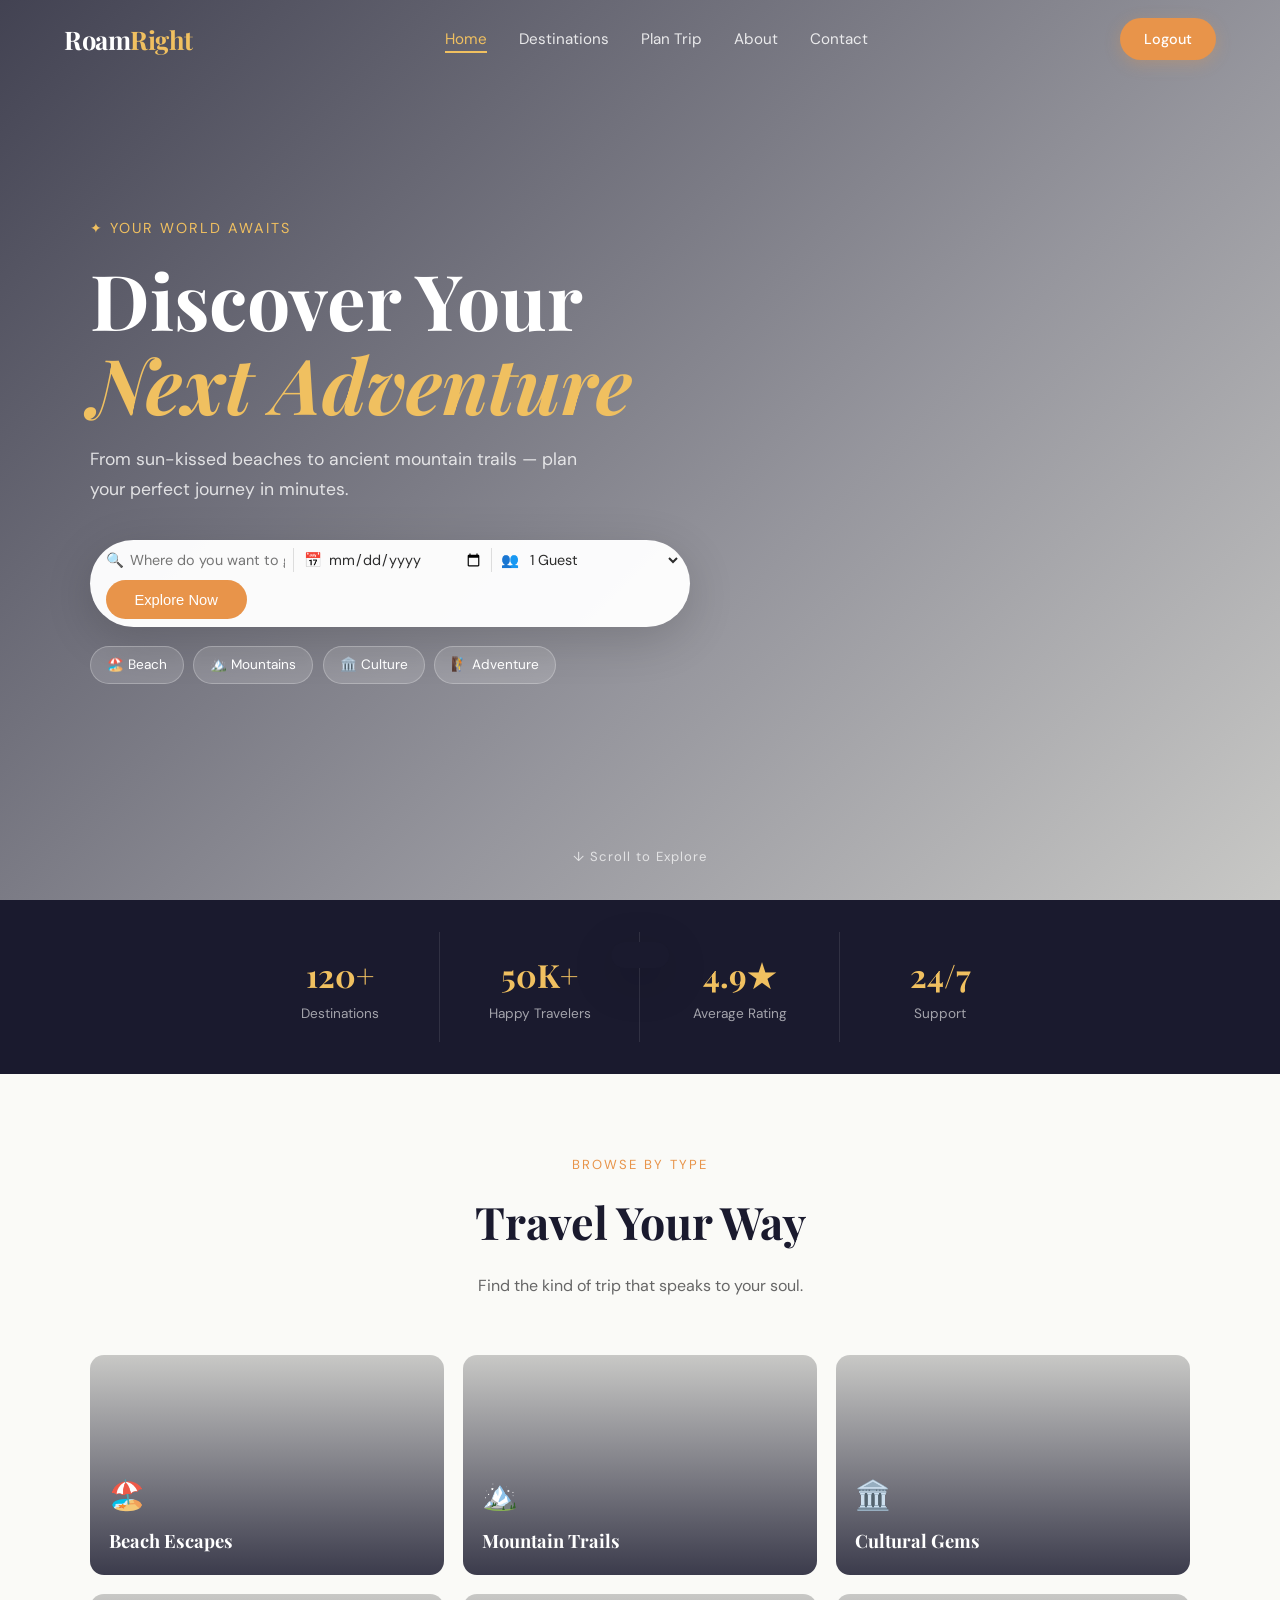
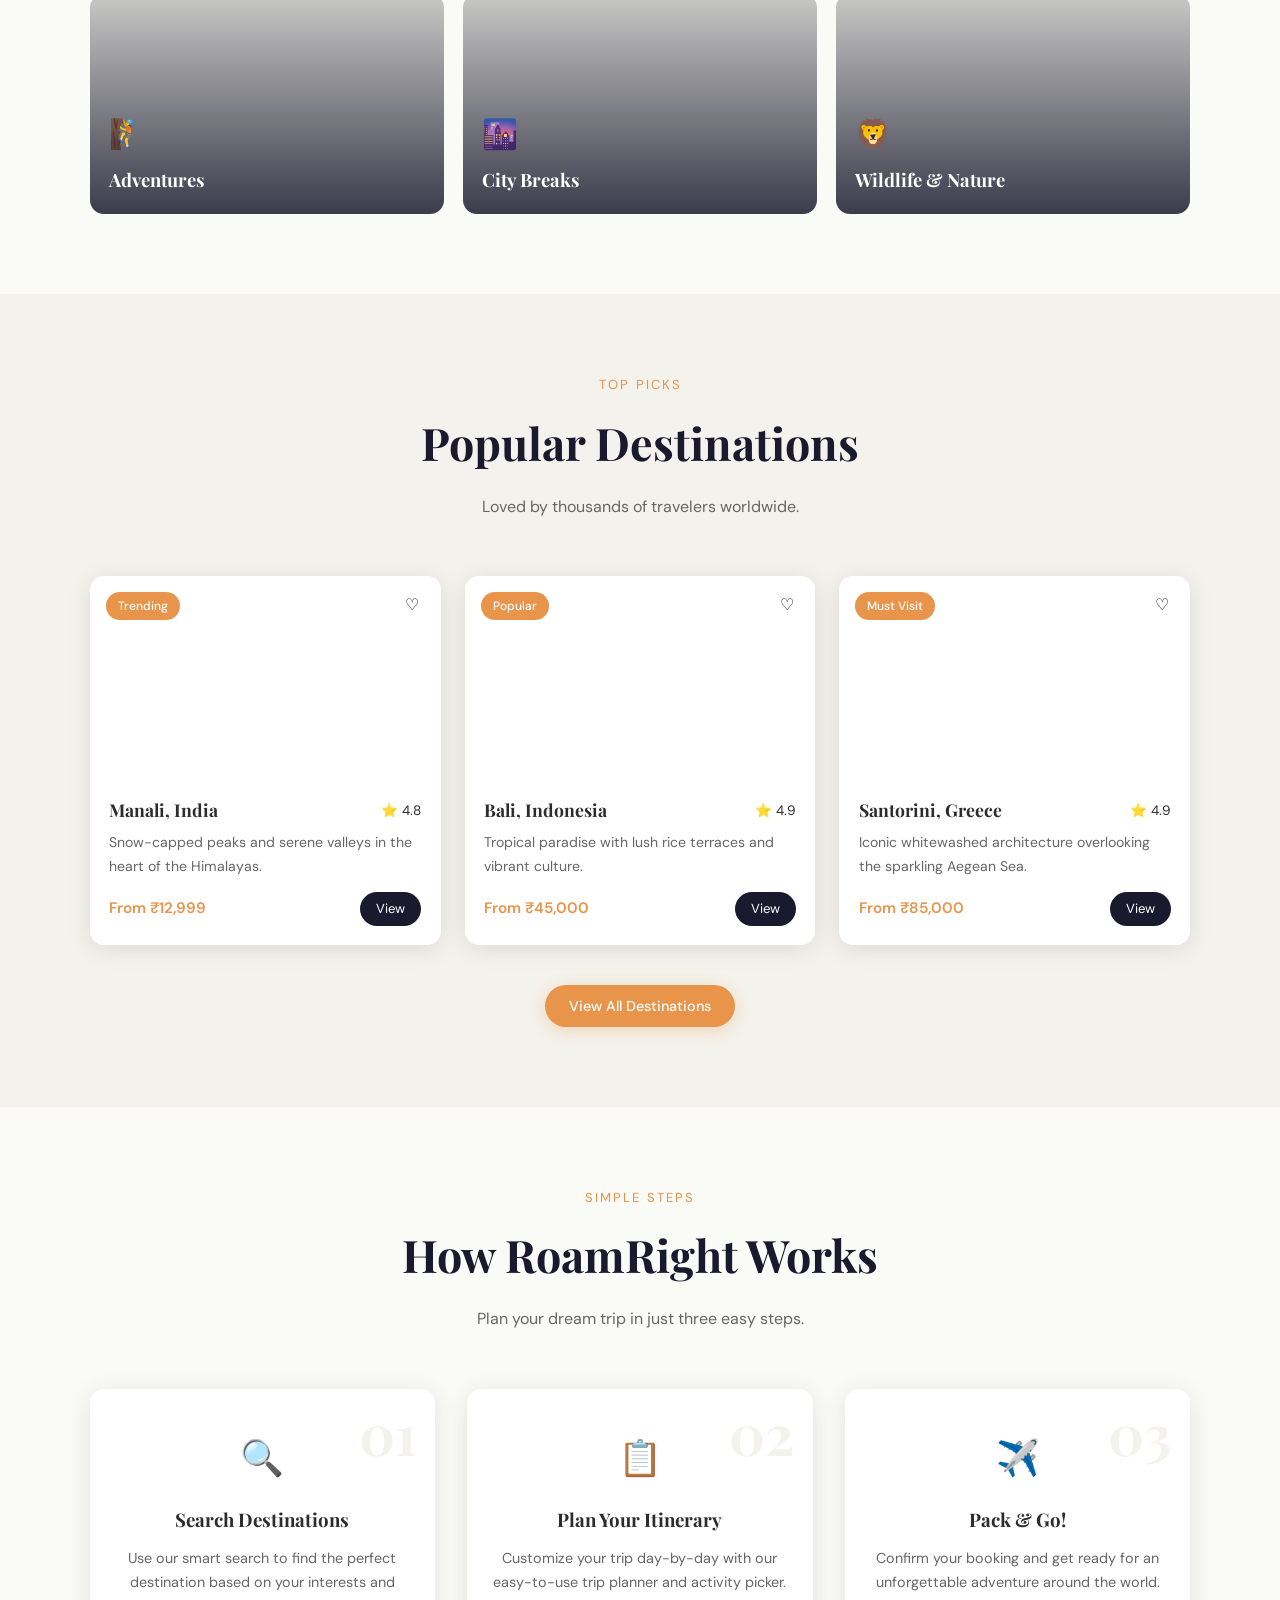
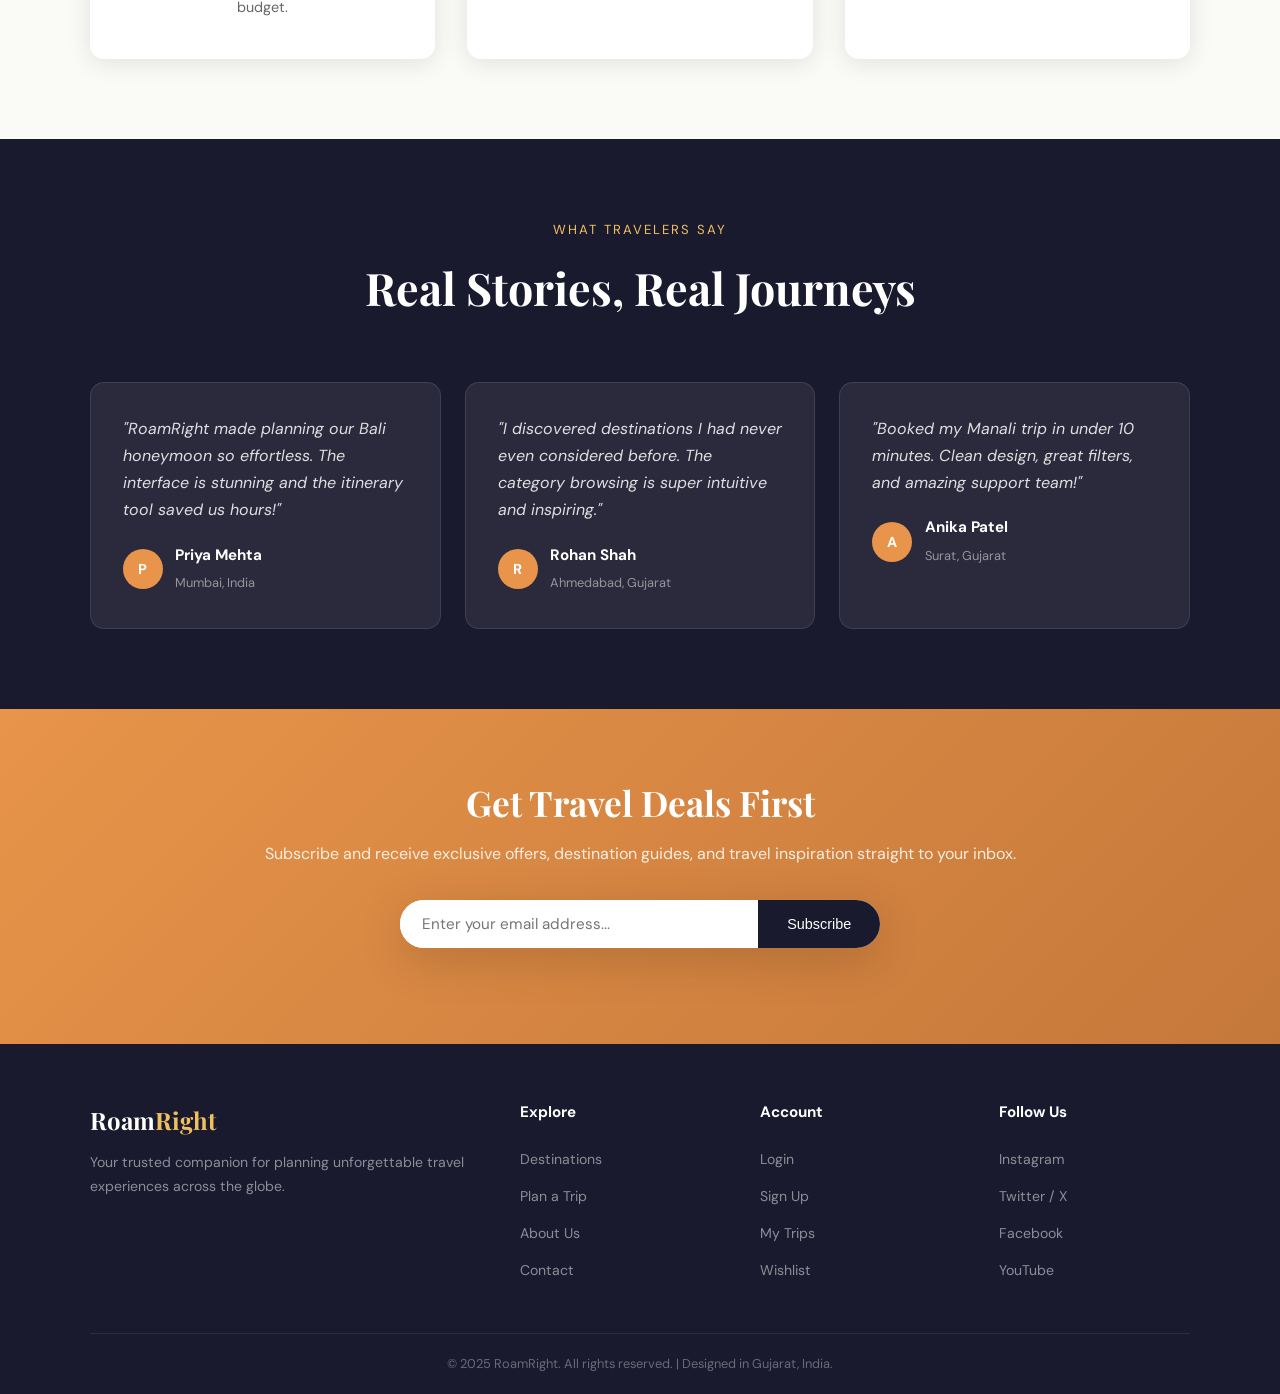
<file: index.html>
<!doctype html>
<html lang="en">
  <head>
    <meta charset="UTF-8" />
    <meta name="viewport" content="width=device-width, initial-scale=1.0" />
    <title>RoamRight – Explore the World</title>
    <link rel="stylesheet" href="style.css" />
    <link
      href="https://fonts.googleapis.com/css2?family=Playfair+Display:ital,wght@0,700;1,400&family=DM+Sans:wght@300;400;500&display=swap"
      rel="stylesheet"
    />
  </head>
  <body>
    <!-- NAVBAR -->
    <nav class="navbar" id="navbar">
      <div class="nav-logo" onclick="location.href = 'index.html'">
        Roam<span>Right</span>
      </div>
      <ul class="nav-links" id="navLinks">
        <li><a href="index.html" class="active">Home</a></li>
        <li><a href="destinations.html">Destinations</a></li>
        <li><a href="trips.html">Plan Trip</a></li>
        <li><a href="about.html">About</a></li>
        <li><a href="contact.html">Contact</a></li>
      </ul>
      <div class="nav-actions">
        <!-- <a href="login.html" class="btn-outline">Login</a> -->
        <a href="signup.html" class="btn-primary">Logout</a>
      </div>
      <div class="hamburger" onclick="toggleMenu()">&#9776;</div>
    </nav>

    <!-- HERO -->
    <section class="hero">
      <div class="hero-bg">
        <div class="hero-overlay"></div>
      </div>
      <div class="hero-content">
        <p class="hero-tag">✦ Your World Awaits</p>
        <h1 class="hero-title">Discover Your<br /><em>Next Adventure</em></h1>
        <p class="hero-sub">
          From sun-kissed beaches to ancient mountain trails — plan your perfect
          journey in minutes.
        </p>

        <!-- SEARCH BAR -->
        <div class="search-bar">
          <div class="search-group">
            <span class="search-icon">🔍</span>
            <input
              type="text"
              id="searchInput"
              placeholder="Where do you want to go?"
              onkeydown="handleSearch(event)"
            />
          </div>
          <div class="search-group">
            <span class="search-icon">📅</span>
            <input type="date" id="searchDate" />
          </div>
          <div class="search-group">
            <span class="search-icon">👥</span>
            <select id="searchGuests">
              <option>1 Guest</option>
              <option>2 Guests</option>
              <option>3 Guests</option>
              <option>4+ Guests</option>
            </select>
          </div>
          <button class="btn-search" onclick="searchDestination()">
            Explore Now
          </button>
        </div>

        <div class="hero-tags">
          <span onclick="quickSearch('Beach')">🏖️ Beach</span>
          <span onclick="quickSearch('Mountains')">🏔️ Mountains</span>
          <span onclick="quickSearch('Culture')">🏛️ Culture</span>
          <span onclick="quickSearch('Adventure')">🧗 Adventure</span>
        </div>
      </div>
      <div class="hero-scroll" onclick="scrollToSection('categories')">
        ↓ Scroll to Explore
      </div>
    </section>

    <!-- STATS BAR -->
    <section class="stats-bar">
      <div class="stat">
        <h3>120+</h3>
        <p>Destinations</p>
      </div>
      <div class="stat">
        <h3>50K+</h3>
        <p>Happy Travelers</p>
      </div>
      <div class="stat">
        <h3>4.9★</h3>
        <p>Average Rating</p>
      </div>
      <div class="stat">
        <h3>24/7</h3>
        <p>Support</p>
      </div>
    </section>

    <!-- CATEGORIES -->
    <section class="section" id="categories">
      <div class="section-header">
        <p class="section-tag">Browse By Type</p>
        <h2>Travel Your Way</h2>
        <p class="section-sub">
          Find the kind of trip that speaks to your soul.
        </p>
      </div>
      <div class="categories-grid">
        <div
          class="cat-card"
          onclick="filterDestination('Beach')"
          style="
            background-image: url(&quot;https://images.unsplash.com/photo-1507525428034-b723cf961d3e?w=600&quot;);
          "
        >
          <div class="cat-overlay"></div>
          <div class="cat-content">
            <span>🏖️</span>
            <h3>Beach Escapes</h3>
          </div>
        </div>
        <div
          class="cat-card"
          onclick="filterDestination('Mountain')"
          style="
            background-image: url(&quot;https://images.unsplash.com/photo-1464822759023-fed622ff2c3b?w=600&quot;);
          "
        >
          <div class="cat-overlay"></div>
          <div class="cat-content">
            <span>🏔️</span>
            <h3>Mountain Trails</h3>
          </div>
        </div>
        <div
          class="cat-card"
          onclick="filterDestination('Culture')"
          style="
            background-image: url(&quot;https://images.unsplash.com/photo-1558618666-fcd25c85cd64?w=600&quot;);
          "
        >
          <div class="cat-overlay"></div>
          <div class="cat-content">
            <span>🏛️</span>
            <h3>Cultural Gems</h3>
          </div>
        </div>
        <div
          class="cat-card"
          onclick="filterDestination('Adventure')"
          style="
            background-image: url(&quot;https://images.unsplash.com/photo-1571008887538-b36bb32f4571?w=600&quot;);
          "
        >
          <div class="cat-overlay"></div>
          <div class="cat-content">
            <span>🧗</span>
            <h3>Adventures</h3>
          </div>
        </div>
        <div
          class="cat-card"
          onclick="filterDestination('City')"
          style="
            background-image: url(&quot;https://images.unsplash.com/photo-1477959858617-67f85cf4f1df?w=600&quot;);
          "
        >
          <div class="cat-overlay"></div>
          <div class="cat-content">
            <span>🌆</span>
            <h3>City Breaks</h3>
          </div>
        </div>
        <div
          class="cat-card"
          onclick="filterDestination('Wildlife')"
          style="
            background-image: url(&quot;https://images.unsplash.com/photo-1516026672322-bc52d61a55d5?w=600&quot;);
          "
        >
          <div class="cat-overlay"></div>
          <div class="cat-content">
            <span>🦁</span>
            <h3>Wildlife & Nature</h3>
          </div>
        </div>
      </div>
    </section>

    <!-- POPULAR DESTINATIONS -->
    <section class="section bg-light" id="popular">
      <div class="section-header">
        <p class="section-tag">Top Picks</p>
        <h2>Popular Destinations</h2>
        <p class="section-sub">Loved by thousands of travelers worldwide.</p>
      </div>
      <div class="destinations-grid">
        <div class="dest-card">
          <div
            class="dest-img"
            style="
              background-image: url(&quot;https://images.unsplash.com/photo-1506905925346-21bda4d32df4?w=600&quot;);
            "
          >
            <span class="dest-badge">Trending</span>
            <button class="dest-fav" onclick="toggleFav(this)">♡</button>
          </div>
          <div class="dest-info">
            <div class="dest-top">
              <h3>Manali, India</h3>
              <span>⭐ 4.8</span>
            </div>
            <p>
              Snow-capped peaks and serene valleys in the heart of the
              Himalayas.
            </p>
            <div class="dest-footer">
              <span class="dest-price">From ₹12,999</span>
              <a href="destinations.html" class="btn-sm">View</a>
            </div>
          </div>
        </div>
        <div class="dest-card">
          <div
            class="dest-img"
            style="
              background-image: url(&quot;https://images.unsplash.com/photo-1537996194471-e657df975ab4?w=600&quot;);
            "
          >
            <span class="dest-badge">Popular</span>
            <button class="dest-fav" onclick="toggleFav(this)">♡</button>
          </div>
          <div class="dest-info">
            <div class="dest-top">
              <h3>Bali, Indonesia</h3>
              <span>⭐ 4.9</span>
            </div>
            <p>
              Tropical paradise with lush rice terraces and vibrant culture.
            </p>
            <div class="dest-footer">
              <span class="dest-price">From ₹45,000</span>
              <a href="destinations.html" class="btn-sm">View</a>
            </div>
          </div>
        </div>
        <div class="dest-card">
          <div
            class="dest-img"
            style="
              background-image: url(&quot;https://images.unsplash.com/photo-1555993539-1732b0258235?w=600&quot;);
            "
          >
            <span class="dest-badge">Must Visit</span>
            <button class="dest-fav" onclick="toggleFav(this)">♡</button>
          </div>
          <div class="dest-info">
            <div class="dest-top">
              <h3>Santorini, Greece</h3>
              <span>⭐ 4.9</span>
            </div>
            <p>
              Iconic whitewashed architecture overlooking the sparkling Aegean
              Sea.
            </p>
            <div class="dest-footer">
              <span class="dest-price">From ₹85,000</span>
              <a href="destinations.html" class="btn-sm">View</a>
            </div>
          </div>
        </div>
      </div>
      <div style="text-align: center; margin-top: 2.5rem">
        <a href="destinations.html" class="btn-primary"
          >View All Destinations</a
        >
      </div>
    </section>

    <!-- HOW IT WORKS -->
    <section class="section" id="how">
      <div class="section-header">
        <p class="section-tag">Simple Steps</p>
        <h2>How RoamRight Works</h2>
        <p class="section-sub">
          Plan your dream trip in just three easy steps.
        </p>
      </div>
      <div class="steps-grid">
        <div class="step-card">
          <div class="step-num">01</div>
          <div class="step-icon">🔍</div>
          <h3>Search Destinations</h3>
          <p>
            Use our smart search to find the perfect destination based on your
            interests and budget.
          </p>
        </div>
        <div class="step-card">
          <div class="step-num">02</div>
          <div class="step-icon">📋</div>
          <h3>Plan Your Itinerary</h3>
          <p>
            Customize your trip day-by-day with our easy-to-use trip planner and
            activity picker.
          </p>
        </div>
        <div class="step-card">
          <div class="step-num">03</div>
          <div class="step-icon">✈️</div>
          <h3>Pack & Go!</h3>
          <p>
            Confirm your booking and get ready for an unforgettable adventure
            around the world.
          </p>
        </div>
      </div>
    </section>

    <!-- TESTIMONIALS -->
    <section class="section bg-dark" id="testimonials">
      <div class="section-header">
        <p class="section-tag" style="color: #f0c060">What Travelers Say</p>
        <h2 style="color: #fff">Real Stories, Real Journeys</h2>
      </div>
      <div class="testi-grid">
        <div class="testi-card">
          <p>
            "RoamRight made planning our Bali honeymoon so effortless. The
            interface is stunning and the itinerary tool saved us hours!"
          </p>
          <div class="testi-author">
            <div class="testi-avatar">P</div>
            <div><strong>Priya Mehta</strong><span>Mumbai, India</span></div>
          </div>
        </div>
        <div class="testi-card">
          <p>
            "I discovered destinations I had never even considered before. The
            category browsing is super intuitive and inspiring."
          </p>
          <div class="testi-author">
            <div class="testi-avatar">R</div>
            <div>
              <strong>Rohan Shah</strong><span>Ahmedabad, Gujarat</span>
            </div>
          </div>
        </div>
        <div class="testi-card">
          <p>
            "Booked my Manali trip in under 10 minutes. Clean design, great
            filters, and amazing support team!"
          </p>
          <div class="testi-author">
            <div class="testi-avatar">A</div>
            <div><strong>Anika Patel</strong><span>Surat, Gujarat</span></div>
          </div>
        </div>
      </div>
    </section>

    <!-- NEWSLETTER -->
    <section class="newsletter-section">
      <div class="newsletter-content">
        <h2>Get Travel Deals First</h2>
        <p>
          Subscribe and receive exclusive offers, destination guides, and travel
          inspiration straight to your inbox.
        </p>
        <div class="newsletter-form">
          <input
            type="email"
            id="newsletterEmail"
            placeholder="Enter your email address..."
          />
          <button onclick="subscribeNewsletter()">Subscribe</button>
        </div>
        <p class="newsletter-note" id="newsletterMsg"></p>
      </div>
    </section>

    <!-- FOOTER -->
    <footer class="footer">
      <div class="footer-grid">
        <div class="footer-brand">
          <h2>Roam<span>Right</span></h2>
          <p>
            Your trusted companion for planning unforgettable travel experiences
            across the globe.
          </p>
        </div>
        <div class="footer-links">
          <h4>Explore</h4>
          <ul>
            <li><a href="destinations.html">Destinations</a></li>
            <li><a href="trips.html">Plan a Trip</a></li>
            <li><a href="about.html">About Us</a></li>
            <li><a href="contact.html">Contact</a></li>
          </ul>
        </div>
        <div class="footer-links">
          <h4>Account</h4>
          <ul>
            <li><a href="login.html">Login</a></li>
            <li><a href="signup.html">Sign Up</a></li>
            <li><a href="#">My Trips</a></li>
            <li><a href="#">Wishlist</a></li>
          </ul>
        </div>
        <div class="footer-links">
          <h4>Follow Us</h4>
          <ul>
            <li><a href="#">Instagram</a></li>
            <li><a href="#">Twitter / X</a></li>
            <li><a href="#">Facebook</a></li>
            <li><a href="#">YouTube</a></li>
          </ul>
        </div>
      </div>
      <div class="footer-bottom">
        <p>
          © 2025 RoamRight. All rights reserved. | Designed in Gujarat, India.
        </p>
      </div>
    </footer>

    <div id="toast" class="toast"></div>

    <script src="script.js"></script>
  </body>
</html>
</file>
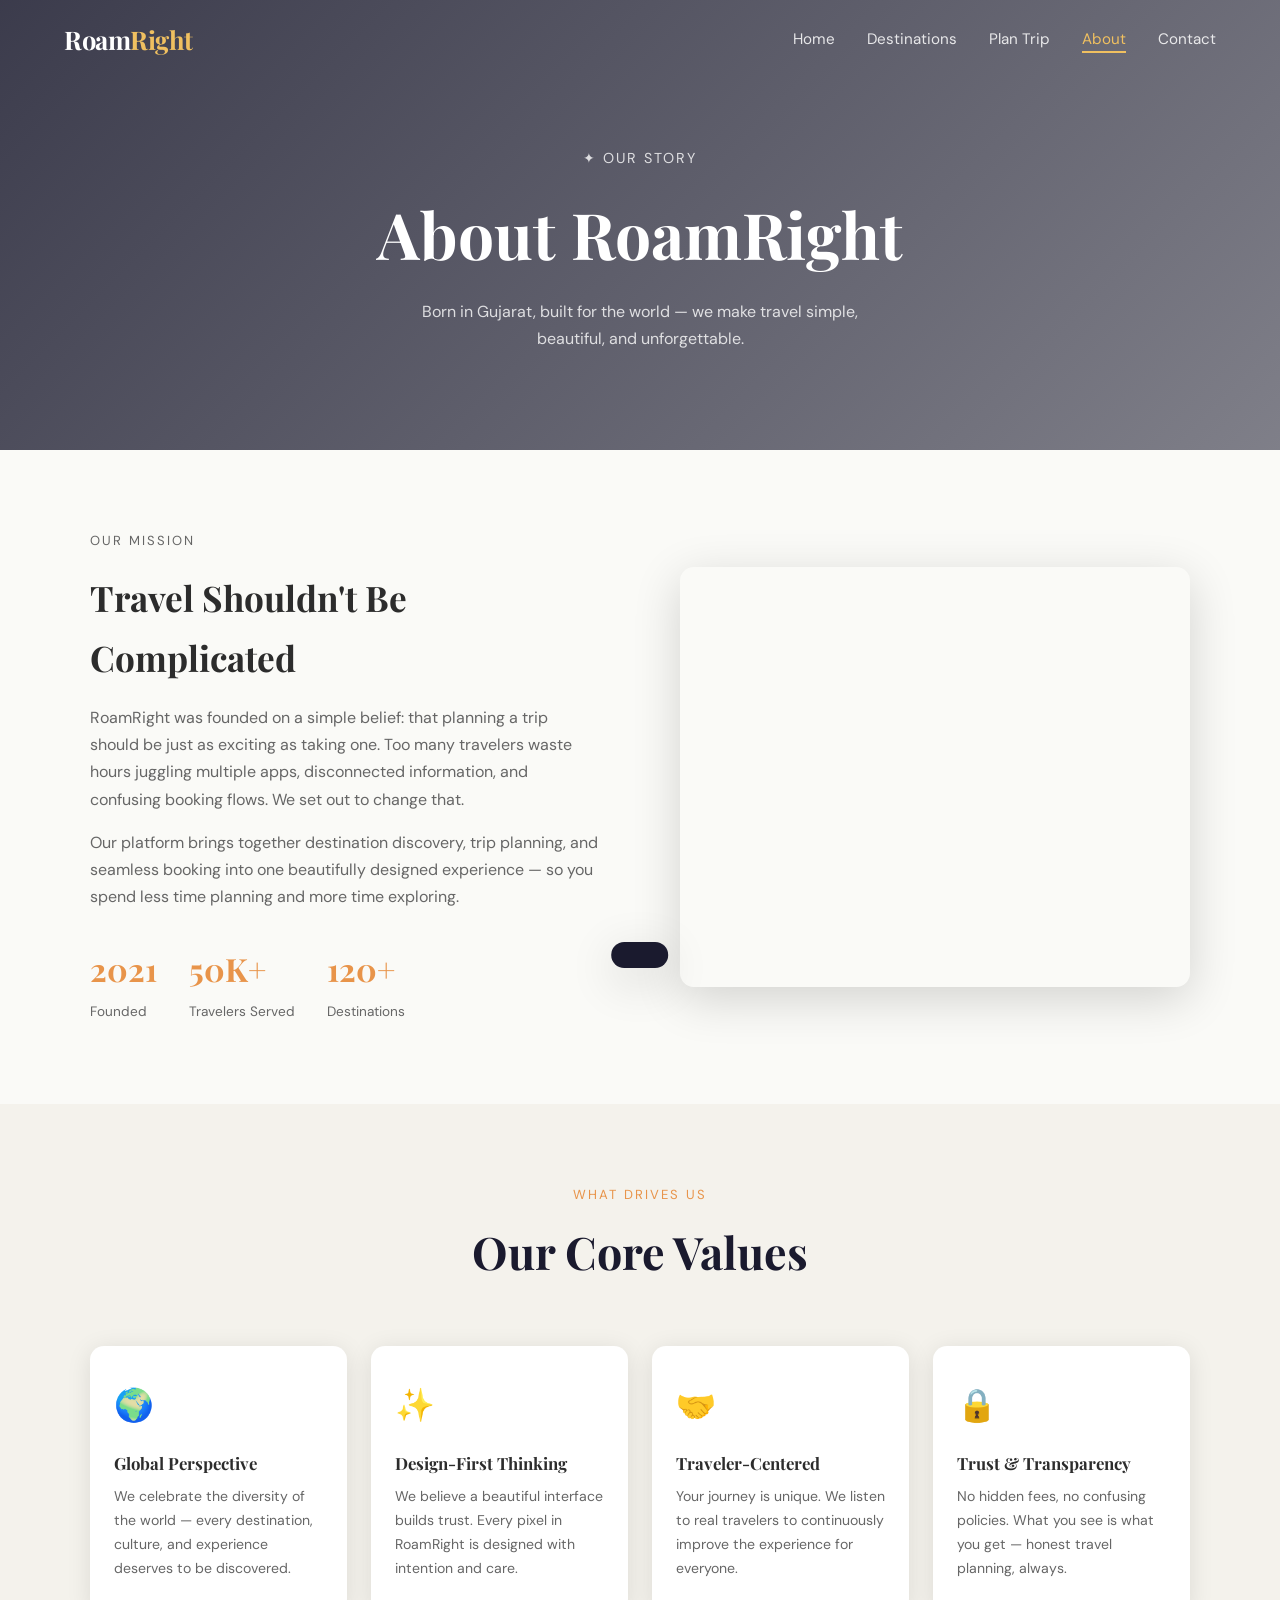
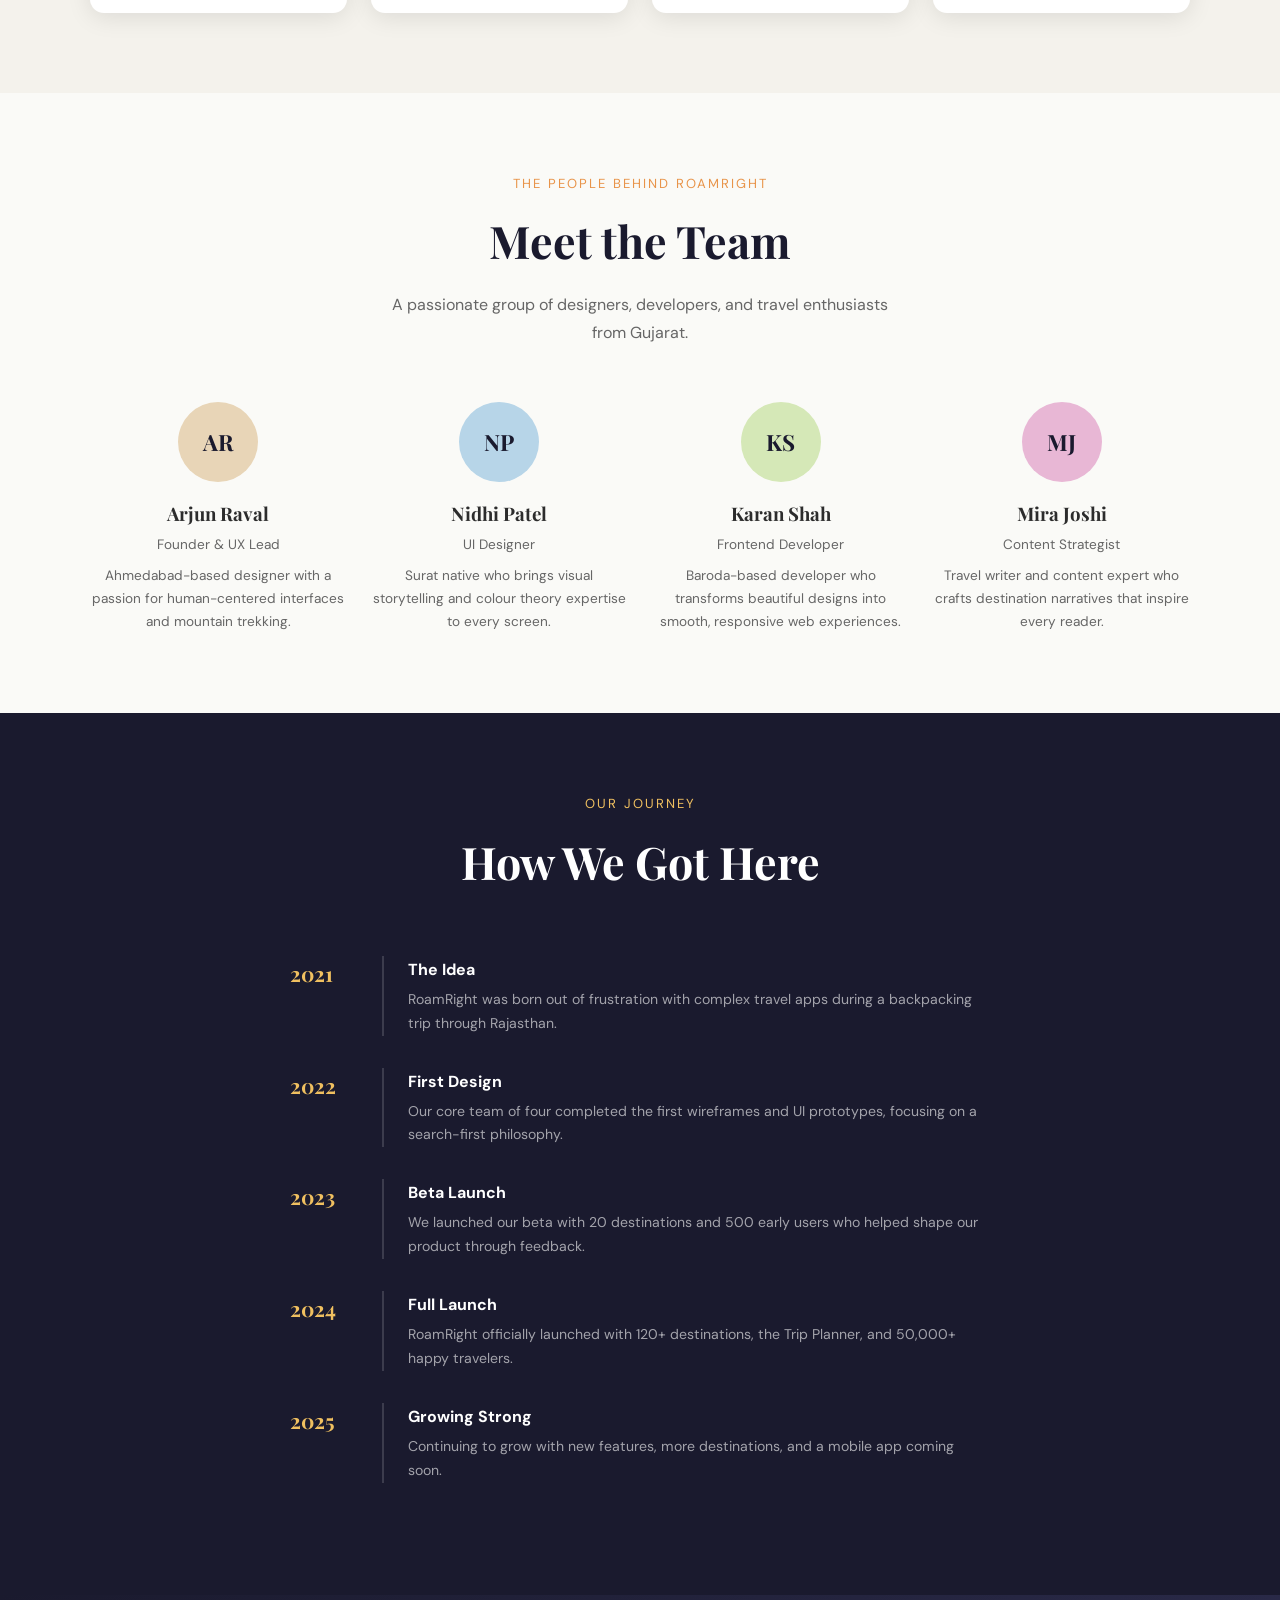
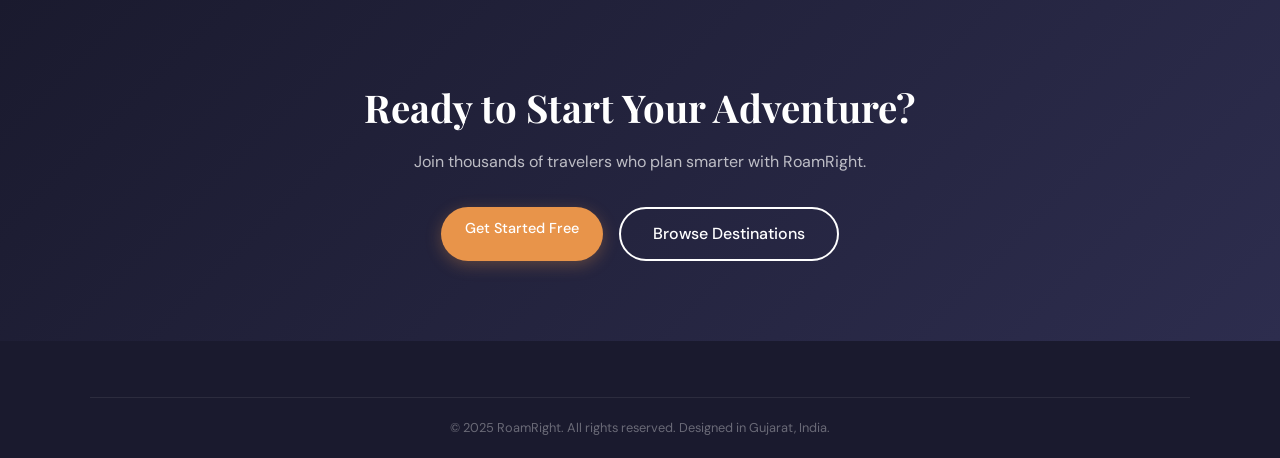
<file: about.html>
<!doctype html>
<html lang="en">
  <head>
    <meta charset="UTF-8" />
    <meta name="viewport" content="width=device-width, initial-scale=1.0" />
    <title>About Us – RoamRight</title>
    <link rel="stylesheet" href="style.css" />
    <link
      href="https://fonts.googleapis.com/css2?family=Playfair+Display:ital,wght@0,700;1,400&family=DM+Sans:wght@300;400;500&display=swap"
      rel="stylesheet"
    />
  </head>
  <body>
    <nav class="navbar" id="navbar">
      <div class="nav-logo" onclick="location.href = 'index.html'">
        Roam<span>Right</span>
      </div>
      <ul class="nav-links" id="navLinks">
        <li><a href="index.html">Home</a></li>
        <li><a href="destinations.html">Destinations</a></li>
        <li><a href="trips.html">Plan Trip</a></li>
        <li><a href="about.html" class="active">About</a></li>
        <li><a href="contact.html">Contact</a></li>
      </ul>
      <!--<div class="nav-actions">
    <a href="login.html" class="btn-outline">Login</a>
    <a href="signup.html" class="btn-primary">Sign Up</a>
  </div>-->
      <div class="hamburger" onclick="toggleMenu()">&#9776;</div>
    </nav>

    <section class="page-hero">
      <div class="page-hero-overlay"></div>
      <div class="page-hero-content">
        <p class="hero-tag">✦ Our Story</p>
        <h1>About RoamRight</h1>
        <p>
          Born in Gujarat, built for the world — we make travel simple,
          beautiful, and unforgettable.
        </p>
      </div>
    </section>

    <!-- MISSION -->
    <section class="section">
      <div class="about-split">
        <div class="about-text">
          <p class="section-tag">Our Mission</p>
          <h2>Travel Shouldn't Be Complicated</h2>
          <p>
            RoamRight was founded on a simple belief: that planning a trip
            should be just as exciting as taking one. Too many travelers waste
            hours juggling multiple apps, disconnected information, and
            confusing booking flows. We set out to change that.
          </p>
          <p>
            Our platform brings together destination discovery, trip planning,
            and seamless booking into one beautifully designed experience — so
            you spend less time planning and more time exploring.
          </p>
          <div class="about-stats">
            <div>
              <h3>2021</h3>
              <span>Founded</span>
            </div>
            <div>
              <h3>50K+</h3>
              <span>Travelers Served</span>
            </div>
            <div>
              <h3>120+</h3>
              <span>Destinations</span>
            </div>
          </div>
        </div>
        <div class="about-img-wrap">
          <div
            class="about-img"
            style="
              background-image: url(&quot;https://images.unsplash.com/photo-1488646953014-85cb44e25828?w=700&quot;);
            "
          ></div>
        </div>
      </div>
    </section>

    <!-- VALUES -->
    <section class="section bg-light">
      <div class="section-header">
        <p class="section-tag">What Drives Us</p>
        <h2>Our Core Values</h2>
      </div>
      <div class="values-grid">
        <div class="value-card">
          <div class="value-icon">🌍</div>
          <h3>Global Perspective</h3>
          <p>
            We celebrate the diversity of the world — every destination,
            culture, and experience deserves to be discovered.
          </p>
        </div>
        <div class="value-card">
          <div class="value-icon">✨</div>
          <h3>Design-First Thinking</h3>
          <p>
            We believe a beautiful interface builds trust. Every pixel in
            RoamRight is designed with intention and care.
          </p>
        </div>
        <div class="value-card">
          <div class="value-icon">🤝</div>
          <h3>Traveler-Centered</h3>
          <p>
            Your journey is unique. We listen to real travelers to continuously
            improve the experience for everyone.
          </p>
        </div>
        <div class="value-card">
          <div class="value-icon">🔒</div>
          <h3>Trust & Transparency</h3>
          <p>
            No hidden fees, no confusing policies. What you see is what you get
            — honest travel planning, always.
          </p>
        </div>
      </div>
    </section>

    <!-- TEAM -->
    <section class="section">
      <div class="section-header">
        <p class="section-tag">The People Behind RoamRight</p>
        <h2>Meet the Team</h2>
        <p class="section-sub">
          A passionate group of designers, developers, and travel enthusiasts
          from Gujarat.
        </p>
      </div>
      <div class="team-grid">
        <div class="team-card">
          <div class="team-avatar" style="background: #e8d5b7">AR</div>
          <h3>Arjun Raval</h3>
          <p class="team-role">Founder & UX Lead</p>
          <p>
            Ahmedabad-based designer with a passion for human-centered
            interfaces and mountain trekking.
          </p>
        </div>
        <div class="team-card">
          <div class="team-avatar" style="background: #b7d5e8">NP</div>
          <h3>Nidhi Patel</h3>
          <p class="team-role">UI Designer</p>
          <p>
            Surat native who brings visual storytelling and colour theory
            expertise to every screen.
          </p>
        </div>
        <div class="team-card">
          <div class="team-avatar" style="background: #d5e8b7">KS</div>
          <h3>Karan Shah</h3>
          <p class="team-role">Frontend Developer</p>
          <p>
            Baroda-based developer who transforms beautiful designs into smooth,
            responsive web experiences.
          </p>
        </div>
        <div class="team-card">
          <div class="team-avatar" style="background: #e8b7d5">MJ</div>
          <h3>Mira Joshi</h3>
          <p class="team-role">Content Strategist</p>
          <p>
            Travel writer and content expert who crafts destination narratives
            that inspire every reader.
          </p>
        </div>
      </div>
    </section>

    <!-- TIMELINE -->
    <section class="section bg-dark">
      <div class="section-header">
        <p class="section-tag" style="color: #f0c060">Our Journey</p>
        <h2 style="color: #fff">How We Got Here</h2>
      </div>
      <div class="timeline">
        <div class="tl-item">
          <div class="tl-year">2021</div>
          <div class="tl-content">
            <h4>The Idea</h4>
            <p>
              RoamRight was born out of frustration with complex travel apps
              during a backpacking trip through Rajasthan.
            </p>
          </div>
        </div>
        <div class="tl-item">
          <div class="tl-year">2022</div>
          <div class="tl-content">
            <h4>First Design</h4>
            <p>
              Our core team of four completed the first wireframes and UI
              prototypes, focusing on a search-first philosophy.
            </p>
          </div>
        </div>
        <div class="tl-item">
          <div class="tl-year">2023</div>
          <div class="tl-content">
            <h4>Beta Launch</h4>
            <p>
              We launched our beta with 20 destinations and 500 early users who
              helped shape our product through feedback.
            </p>
          </div>
        </div>
        <div class="tl-item">
          <div class="tl-year">2024</div>
          <div class="tl-content">
            <h4>Full Launch</h4>
            <p>
              RoamRight officially launched with 120+ destinations, the Trip
              Planner, and 50,000+ happy travelers.
            </p>
          </div>
        </div>
        <div class="tl-item">
          <div class="tl-year">2025</div>
          <div class="tl-content">
            <h4>Growing Strong</h4>
            <p>
              Continuing to grow with new features, more destinations, and a
              mobile app coming soon.
            </p>
          </div>
        </div>
      </div>
    </section>

    <!-- CTA -->
    <section class="cta-section">
      <h2>Ready to Start Your Adventure?</h2>
      <p>Join thousands of travelers who plan smarter with RoamRight.</p>
      <div
        style="
          display: flex;
          gap: 1rem;
          justify-content: center;
          flex-wrap: wrap;
          margin-top: 2rem;
        "
      >
        <a href="signup.html" class="btn-primary">Get Started Free</a>
        <a href="destinations.html" class="btn-outline-white"
          >Browse Destinations</a
        >
      </div>
    </section>

    <footer class="footer">
      <div class="footer-bottom">
        <p>
          © 2025 RoamRight. All rights reserved. Designed in Gujarat, India.
        </p>
      </div>
    </footer>

    <div id="toast" class="toast"></div>
    <script src="script.js"></script>
  </body>
</html>
</file>
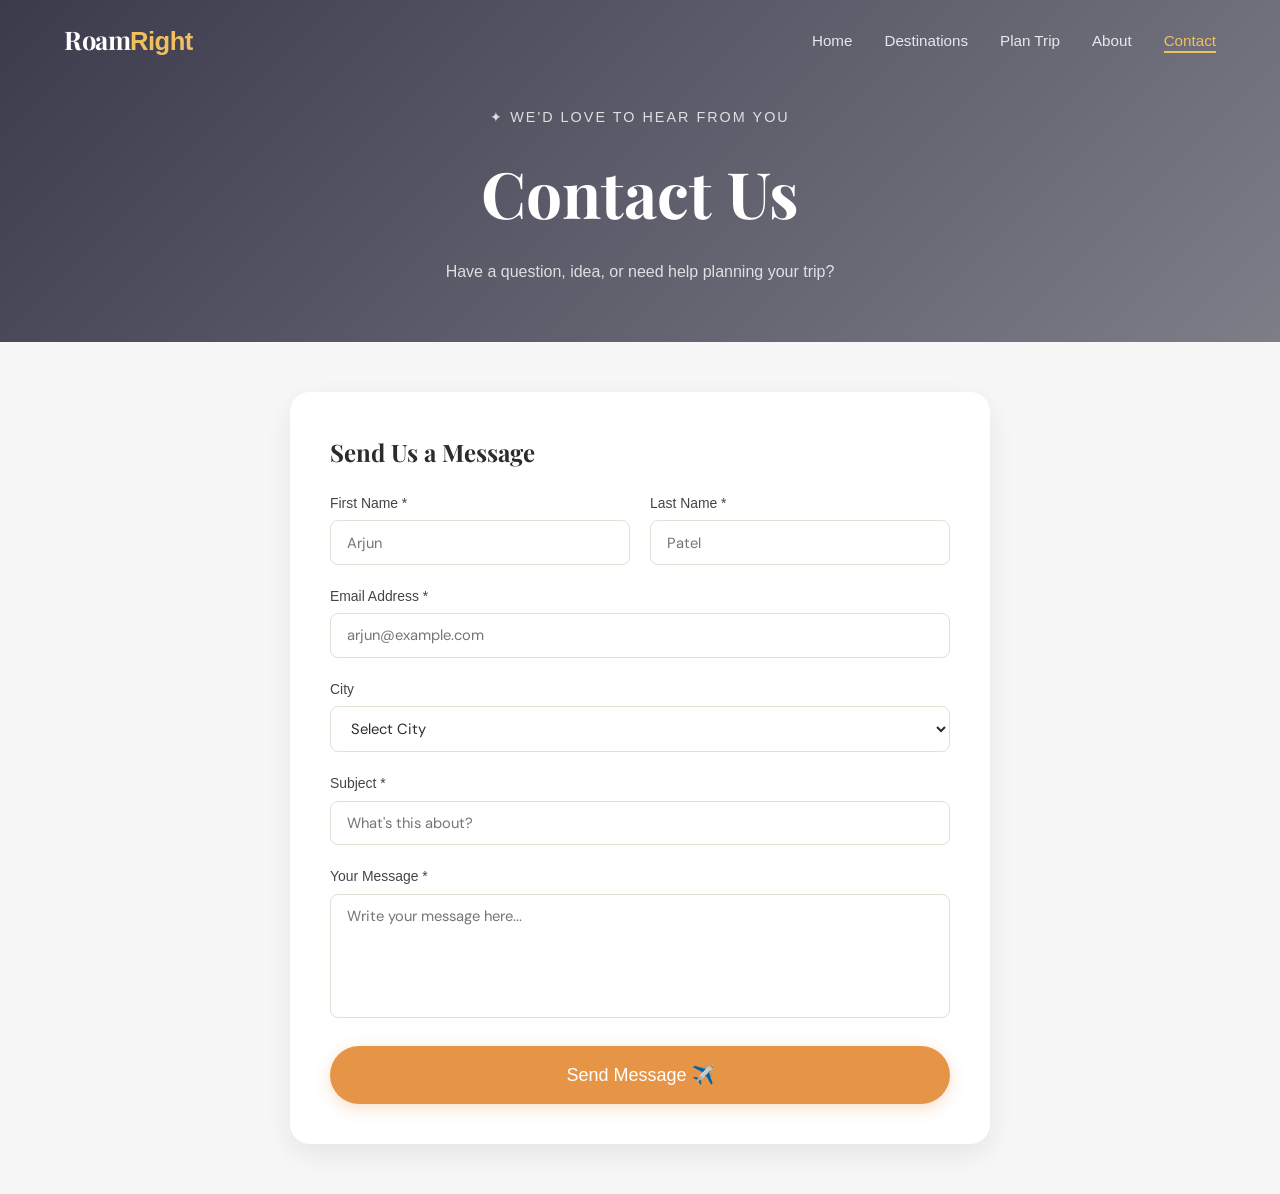
<file: contact.html>
<!doctype html>
<html lang="en">
  <head>
    <meta charset="UTF-8" />
    <meta name="viewport" content="width=device-width, initial-scale=1.0" />

    <title>Contact Us – RoamRight</title>

    <!-- CSS -->
    <link rel="stylesheet" href="style.css" />

    <!-- Google Fonts -->
    <link
      href="https://fonts.googleapis.com/css2?family=Playfair+Display:wght@700&family=DM+Sans:wght@300;400;500&display=swap"
      rel="stylesheet"
    />

    <style>
      * {
        margin: 0;
        padding: 0;
        box-sizing: border-box;
        font-family: Arial, sans-serif;
      }

      body {
        background: #f7f7f7;
      }

      .contact-form-card {
        max-width: 700px;
        margin: 50px auto;
        background: white;
        padding: 40px;
        border-radius: 20px;
        box-shadow: 0 10px 30px rgba(0, 0, 0, 0.08);
      }

      h2 {
        margin-bottom: 25px;
      }

      .form-row {
        display: flex;
        gap: 20px;
      }

      .form-group {
        width: 100%;
        margin-bottom: 20px;
      }

      label {
        display: block;
        margin-bottom: 8px;
        font-weight: 600;
      }

      input,
      select,
      textarea {
        width: 100%;
        padding: 15px;
        border: 1px solid #ddd;
        border-radius: 12px;
        font-size: 16px;
      }

      textarea {
        resize: none;
      }

      .btn-primary {
        width: 100%;
        padding: 18px;
        border: none;
        border-radius: 40px;
        background: #e69547;
        color: white;
        font-size: 18px;
        cursor: pointer;
      }

      .btn-primary:hover {
        background: #d98330;
      }

      @media (max-width: 768px) {
        .form-row {
          flex-direction: column;
        }
      }
    </style>
  </head>

  <body>
    <!-- NAVBAR -->

    <nav class="navbar" id="navbar">
      <div class="nav-logo" onclick="location.href = 'index.html'">
        Roam<span>Right</span>
      </div>

      <ul class="nav-links" id="navLinks">
        <li><a href="index.html">Home</a></li>
        <li><a href="destinations.html">Destinations</a></li>
        <li><a href="trips.html">Plan Trip</a></li>
        <li><a href="about.html">About</a></li>
        <li><a href="contact.html" class="active">Contact</a></li>
      </ul>
    </nav>

    <!-- HERO -->

    <section class="page-hero short">
      <div class="page-hero-overlay"></div>

      <div class="page-hero-content">
        <p class="hero-tag">✦ We'd Love to Hear From You</p>

        <h1>Contact Us</h1>

        <p>Have a question, idea, or need help planning your trip?</p>
      </div>
    </section>

    <!-- CONTACT FORM -->

    <div class="contact-form-card">
      <h2>Send Us a Message</h2>

      <div class="form-row">
        <div class="form-group">
          <label>First Name *</label>

          <input type="text" id="firstName" placeholder="Arjun" />
        </div>

        <div class="form-group">
          <label>Last Name *</label>

          <input type="text" id="lastName" placeholder="Patel" />
        </div>
      </div>

      <div class="form-group">
        <label>Email Address *</label>

        <input type="email" id="email" placeholder="arjun@example.com" />
      </div>

      <div class="form-group">
        <label>City</label>

        <select id="city">
          <option value="">Select City</option>
          <option>Ahmedabad</option>
          <option>Rajkot</option>
          <option>Surat</option>
        </select>
      </div>

      <div class="form-group">
        <label>Subject *</label>

        <input type="text" id="subject" placeholder="What's this about?" />
      </div>

      <div class="form-group">
        <label>Your Message *</label>

        <textarea
          id="message"
          rows="5"
          placeholder="Write your message here..."
        ></textarea>
      </div>

      <button type="button" class="btn-primary" onclick="submitContact()">
        Send Message ✈️
      </button>
    </div>

    <!-- JAVASCRIPT -->

    <script>
      function submitContact() {
        let firstName = document.getElementById("firstName").value.trim();

        let lastName = document.getElementById("lastName").value.trim();

        let email = document.getElementById("email").value.trim();

        let subject = document.getElementById("subject").value.trim();

        let message = document.getElementById("message").value.trim();

        if (
          firstName === "" ||
          lastName === "" ||
          email === "" ||
          subject === "" ||
          message === ""
        ) {
          alert("Please fill all required fields!");
          return;
        }

        let emailPattern = /^[^ ]+@[^ ]+\.[a-z]{2,3}$/;

        if (!email.match(emailPattern)) {
          alert("Please enter valid email!");
          return;
        }

        alert("Message Sent Successfully ✈️");

        document.getElementById("firstName").value = "";
        document.getElementById("lastName").value = "";
        document.getElementById("email").value = "";
        document.getElementById("city").value = "";
        document.getElementById("subject").value = "";
        document.getElementById("message").value = "";
      }
    </script>
  </body>
</html>
</file>
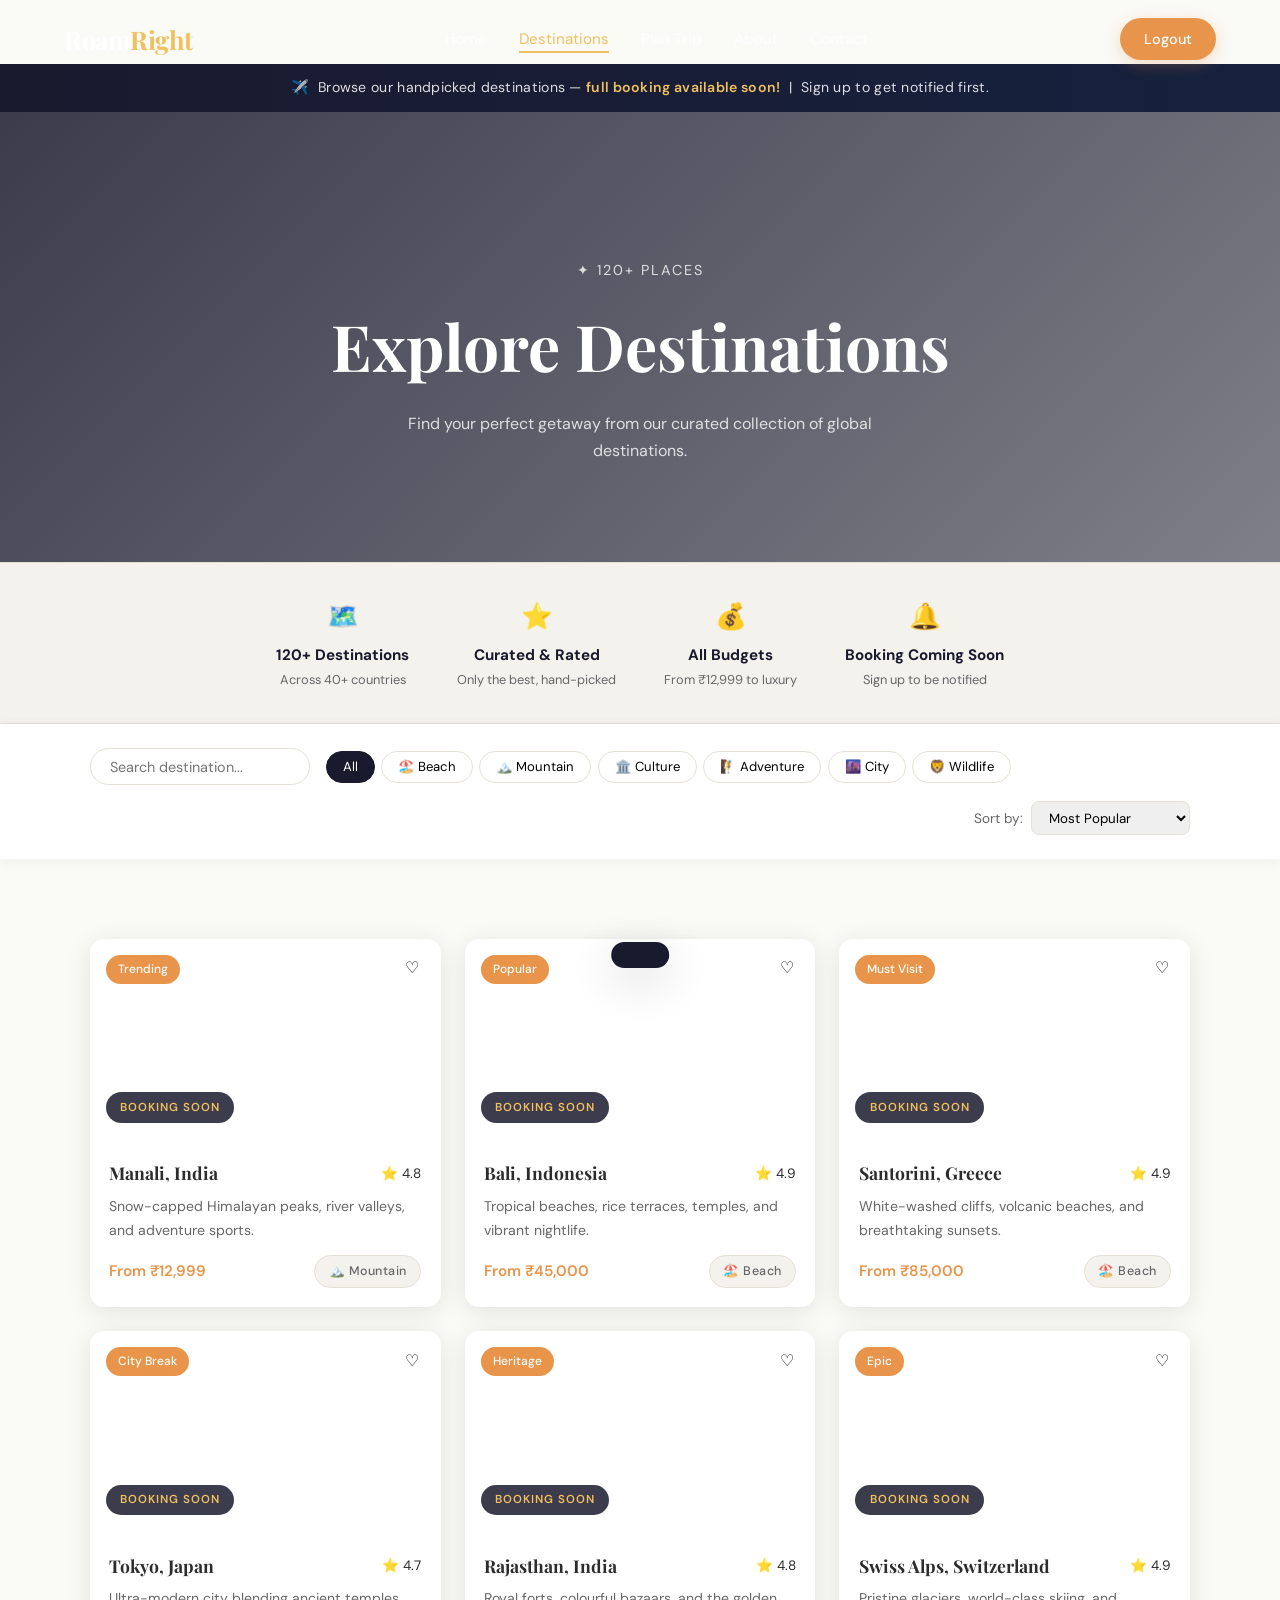
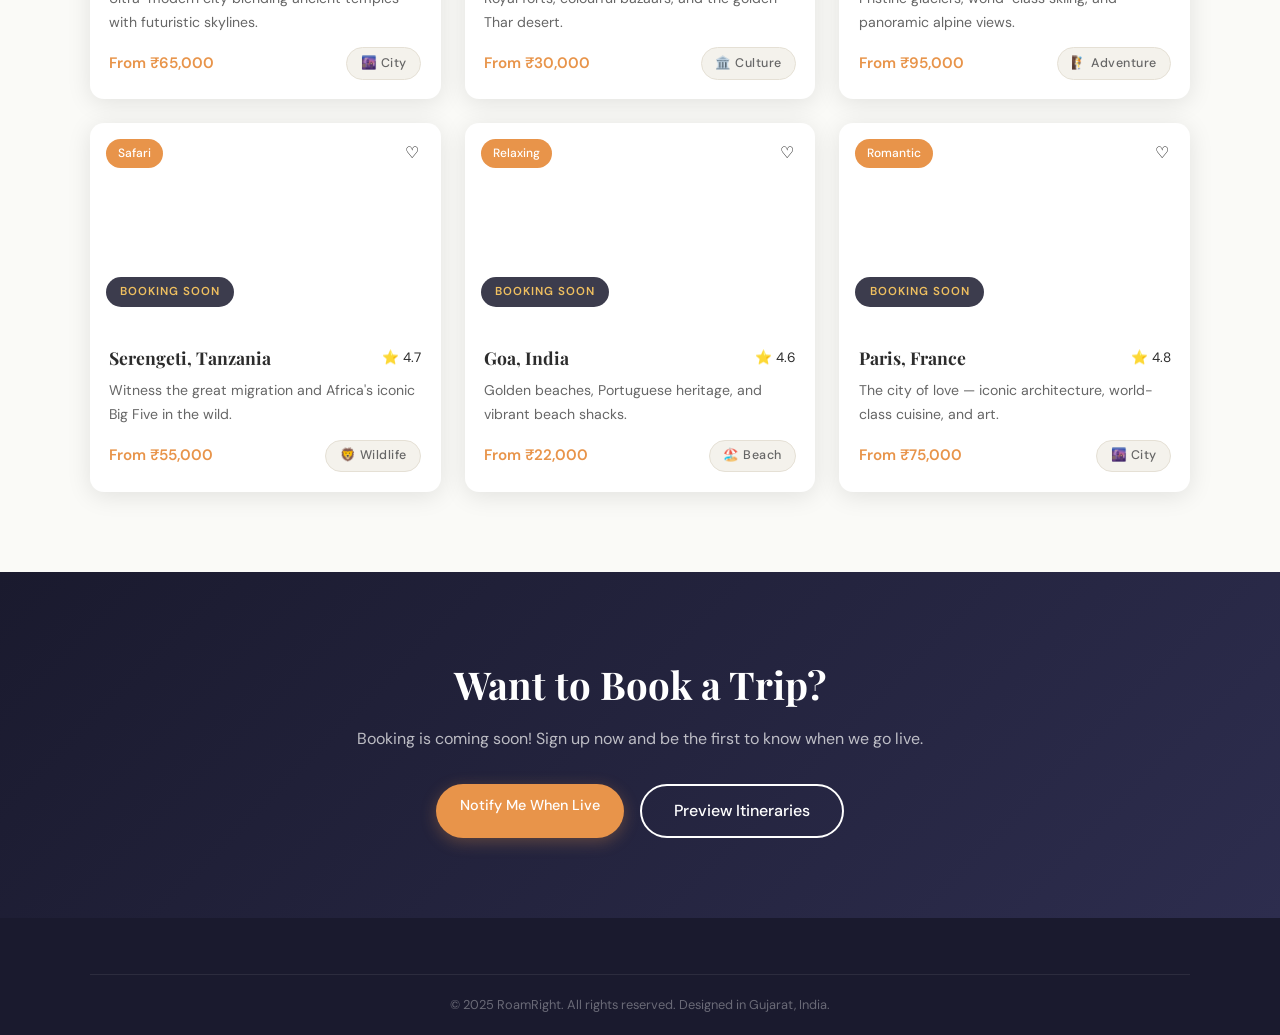
<file: destinations.html>
<!doctype html>
<html lang="en">
  <head>
    <meta charset="UTF-8" />
    <meta name="viewport" content="width=device-width, initial-scale=1.0" />
    <title>Destinations – RoamRight</title>
    <link rel="stylesheet" href="style.css" />
    <link
      href="https://fonts.googleapis.com/css2?family=Playfair+Display:ital,wght@0,700;1,400&family=DM+Sans:wght@300;400;500&display=swap"
      rel="stylesheet"
    />
    <style>
      /* ---- COMING SOON BADGE ---- */
      .dest-badge-coming {
        position: absolute;
        bottom: 1rem;
        left: 1rem;
        background: rgba(26, 26, 46, 0.85);
        color: #f0c060;
        font-size: 0.72rem;
        font-weight: 600;
        padding: 0.35rem 0.9rem;
        border-radius: 50px;
        letter-spacing: 1px;
        text-transform: uppercase;
        backdrop-filter: blur(4px);
      }
      /* ---- STATIC CARD - no pointer on book ---- */
      .dest-card-static .dest-footer {
        display: flex;
        align-items: center;
        justify-content: space-between;
      }
      .dest-tag {
        display: inline-block;
        background: var(--bg-light);
        color: var(--text-light);
        font-size: 0.78rem;
        font-weight: 500;
        padding: 0.3rem 0.85rem;
        border-radius: 50px;
        border: 1px solid var(--border);
        letter-spacing: 0.5px;
      }
      /* ---- INFO BANNER ---- */
      .info-banner {
        background: linear-gradient(90deg, #1a1a2e, #16213e);
        color: rgba(255, 255, 255, 0.85);
        text-align: center;
        padding: 0.75rem 5%;
        font-size: 0.88rem;
        letter-spacing: 0.3px;
      }
      .info-banner span {
        color: #f0c060;
        font-weight: 600;
      }

      /* ---- CATEGORY CHIPS ---- */
      .cat-chip-row {
        display: flex;
        flex-wrap: wrap;
        gap: 0.5rem;
        justify-content: center;
        margin-top: 1.2rem;
      }
      .cat-chip {
        padding: 0.4rem 1rem;
        border-radius: 50px;
        border: 1.5px solid var(--border);
        font-size: 0.84rem;
        background: white;
        color: var(--text);
        cursor: default;
      }

      /* ---- HIGHLIGHT STRIP ---- */
      .highlight-strip {
        background: var(--bg-light);
        display: flex;
        justify-content: center;
        gap: 3rem;
        padding: 2rem 5%;
        flex-wrap: wrap;
        border-top: 1px solid var(--border);
        border-bottom: 1px solid var(--border);
      }
      .hl-item {
        text-align: center;
      }
      .hl-item .hl-icon {
        font-size: 1.6rem;
        margin-bottom: 0.3rem;
      }
      .hl-item h4 {
        font-size: 0.95rem;
        color: var(--primary);
      }
      .hl-item p {
        font-size: 0.8rem;
        color: var(--text-light);
      }
    </style>
  </head>
  <body>
    <!-- NAVBAR -->
    <nav class="navbar scrolled" id="navbar">
      <div class="nav-logo" onclick="location.href = 'index.html'">
        Roam<span>Right</span>
      </div>
      <ul class="nav-links" id="navLinks">
        <li><a href="index.html">Home</a></li>
        <li><a href="destinations.html" class="active">Destinations</a></li>
        <li><a href="trips.html">Plan Trip</a></li>
        <li><a href="about.html">About</a></li>
        <li><a href="contact.html">Contact</a></li>
      </ul>
      <div class="nav-actions">
        <!-- <a href="login.html" class="btn-outline"></a>-->
        <a href="signup.html" class="btn-primary">Logout</a>
      </div>
      <div class="hamburger" onclick="toggleMenu()">&#9776;</div>
    </nav>

    <!-- INFO BANNER -->
    <div class="info-banner" style="margin-top: 64px">
      ✈️ &nbsp;Browse our handpicked destinations —
      <span>full booking available soon!</span> &nbsp;|&nbsp; Sign up to get
      notified first.
    </div>

    <!-- PAGE HERO -->
    <section class="page-hero">
      <div class="page-hero-overlay"></div>
      <div class="page-hero-content">
        <p class="hero-tag">✦ 120+ Places</p>
        <h1>Explore Destinations</h1>
        <p>
          Find your perfect getaway from our curated collection of global
          destinations.
        </p>
      </div>
    </section>

    <!-- HIGHLIGHT STRIP -->
    <div class="highlight-strip">
      <div class="hl-item">
        <div class="hl-icon">🗺️</div>
        <h4>120+ Destinations</h4>
        <p>Across 40+ countries</p>
      </div>
      <div class="hl-item">
        <div class="hl-icon">⭐</div>
        <h4>Curated & Rated</h4>
        <p>Only the best, hand-picked</p>
      </div>
      <div class="hl-item">
        <div class="hl-icon">💰</div>
        <h4>All Budgets</h4>
        <p>From ₹12,999 to luxury</p>
      </div>
      <div class="hl-item">
        <div class="hl-icon">🔔</div>
        <h4>Booking Coming Soon</h4>
        <p>Sign up to be notified</p>
      </div>
    </div>

    <!-- FILTERS -->
    <section class="filter-section">
      <div class="filter-bar">
        <div class="filter-search">
          <input
            type="text"
            id="destSearch"
            placeholder="Search destination..."
            oninput="filterCards()"
          />
        </div>
        <div class="filter-tabs">
          <button class="filter-btn active" onclick="setFilter('All', this)">
            All
          </button>
          <button class="filter-btn" onclick="setFilter('Beach', this)">
            🏖️ Beach
          </button>
          <button class="filter-btn" onclick="setFilter('Mountain', this)">
            🏔️ Mountain
          </button>
          <button class="filter-btn" onclick="setFilter('Culture', this)">
            🏛️ Culture
          </button>
          <button class="filter-btn" onclick="setFilter('Adventure', this)">
            🧗 Adventure
          </button>
          <button class="filter-btn" onclick="setFilter('City', this)">
            🌆 City
          </button>
          <button class="filter-btn" onclick="setFilter('Wildlife', this)">
            🦁 Wildlife
          </button>
        </div>
        <div class="sort-bar">
          <label>Sort by:</label>
          <select id="sortBy" onchange="sortCards()">
            <option value="popular">Most Popular</option>
            <option value="price-low">Price: Low to High</option>
            <option value="price-high">Price: High to Low</option>
            <option value="rating">Top Rated</option>
          </select>
        </div>
      </div>
    </section>

    <!-- DESTINATIONS GRID -->
    <section class="section">
      <div id="destGrid" class="destinations-grid large">
        <!-- MANALI -->
        <div
          class="dest-card dest-card-static"
          data-category="Mountain"
          data-price="12999"
          data-rating="4.8"
        >
          <div
            class="dest-img"
            style="
              background-image: url(&quot;https://images.unsplash.com/photo-1506905925346-21bda4d32df4?w=600&quot;);
            "
          >
            <span class="dest-badge">Trending</span>
            <button class="dest-fav" onclick="toggleFav(this)">♡</button>
            <span class="dest-badge-coming">Booking Soon</span>
          </div>
          <div class="dest-info">
            <div class="dest-top">
              <h3>Manali, India</h3>
              <span>⭐ 4.8</span>
            </div>
            <p>
              Snow-capped Himalayan peaks, river valleys, and adventure sports.
            </p>
            <div class="dest-footer">
              <span class="dest-price">From ₹12,999</span>
              <span class="dest-tag">🏔️ Mountain</span>
            </div>
          </div>
        </div>

        <!-- BALI -->
        <div
          class="dest-card dest-card-static"
          data-category="Beach"
          data-price="45000"
          data-rating="4.9"
        >
          <div
            class="dest-img"
            style="
              background-image: url(&quot;https://images.unsplash.com/photo-1537996194471-e657df975ab4?w=600&quot;);
            "
          >
            <span class="dest-badge">Popular</span>
            <button class="dest-fav" onclick="toggleFav(this)">♡</button>
            <span class="dest-badge-coming">Booking Soon</span>
          </div>
          <div class="dest-info">
            <div class="dest-top">
              <h3>Bali, Indonesia</h3>
              <span>⭐ 4.9</span>
            </div>
            <p>
              Tropical beaches, rice terraces, temples, and vibrant nightlife.
            </p>
            <div class="dest-footer">
              <span class="dest-price">From ₹45,000</span>
              <span class="dest-tag">🏖️ Beach</span>
            </div>
          </div>
        </div>

        <!-- SANTORINI -->
        <div
          class="dest-card dest-card-static"
          data-category="Beach"
          data-price="85000"
          data-rating="4.9"
        >
          <div
            class="dest-img"
            style="
              background-image: url(&quot;https://images.unsplash.com/photo-1555993539-1732b0258235?w=600&quot;);
            "
          >
            <span class="dest-badge">Must Visit</span>
            <button class="dest-fav" onclick="toggleFav(this)">♡</button>
            <span class="dest-badge-coming">Booking Soon</span>
          </div>
          <div class="dest-info">
            <div class="dest-top">
              <h3>Santorini, Greece</h3>
              <span>⭐ 4.9</span>
            </div>
            <p>
              White-washed cliffs, volcanic beaches, and breathtaking sunsets.
            </p>
            <div class="dest-footer">
              <span class="dest-price">From ₹85,000</span>
              <span class="dest-tag">🏖️ Beach</span>
            </div>
          </div>
        </div>

        <!-- TOKYO -->
        <div
          class="dest-card dest-card-static"
          data-category="City"
          data-price="65000"
          data-rating="4.7"
        >
          <div
            class="dest-img"
            style="
              background-image: url(&quot;https://images.unsplash.com/photo-1540959733332-eab4deabeeaf?w=600&quot;);
            "
          >
            <span class="dest-badge">City Break</span>
            <button class="dest-fav" onclick="toggleFav(this)">♡</button>
            <span class="dest-badge-coming">Booking Soon</span>
          </div>
          <div class="dest-info">
            <div class="dest-top">
              <h3>Tokyo, Japan</h3>
              <span>⭐ 4.7</span>
            </div>
            <p>
              Ultra-modern city blending ancient temples with futuristic
              skylines.
            </p>
            <div class="dest-footer">
              <span class="dest-price">From ₹65,000</span>
              <span class="dest-tag">🌆 City</span>
            </div>
          </div>
        </div>

        <!-- RAJASTHAN -->
        <div
          class="dest-card dest-card-static"
          data-category="Culture"
          data-price="30000"
          data-rating="4.8"
        >
          <div
            class="dest-img"
            style="
              background-image: url(&quot;https://images.unsplash.com/photo-1548013146-72479768bada?w=600&quot;);
            "
          >
            <span class="dest-badge">Heritage</span>
            <button class="dest-fav" onclick="toggleFav(this)">♡</button>
            <span class="dest-badge-coming">Booking Soon</span>
          </div>
          <div class="dest-info">
            <div class="dest-top">
              <h3>Rajasthan, India</h3>
              <span>⭐ 4.8</span>
            </div>
            <p>Royal forts, colourful bazaars, and the golden Thar desert.</p>
            <div class="dest-footer">
              <span class="dest-price">From ₹30,000</span>
              <span class="dest-tag">🏛️ Culture</span>
            </div>
          </div>
        </div>

        <!-- SWISS ALPS -->
        <div
          class="dest-card dest-card-static"
          data-category="Adventure"
          data-price="95000"
          data-rating="4.9"
        >
          <div
            class="dest-img"
            style="
              background-image: url(&quot;https://images.unsplash.com/photo-1549880338-65ddcdfd017b?w=600&quot;);
            "
          >
            <span class="dest-badge">Epic</span>
            <button class="dest-fav" onclick="toggleFav(this)">♡</button>
            <span class="dest-badge-coming">Booking Soon</span>
          </div>
          <div class="dest-info">
            <div class="dest-top">
              <h3>Swiss Alps, Switzerland</h3>
              <span>⭐ 4.9</span>
            </div>
            <p>
              Pristine glaciers, world-class skiing, and panoramic alpine views.
            </p>
            <div class="dest-footer">
              <span class="dest-price">From ₹95,000</span>
              <span class="dest-tag">🧗 Adventure</span>
            </div>
          </div>
        </div>

        <!-- SERENGETI -->
        <div
          class="dest-card dest-card-static"
          data-category="Wildlife"
          data-price="55000"
          data-rating="4.7"
        >
          <div
            class="dest-img"
            style="
              background-image: url(&quot;https://images.unsplash.com/photo-1516026672322-bc52d61a55d5?w=600&quot;);
            "
          >
            <span class="dest-badge">Safari</span>
            <button class="dest-fav" onclick="toggleFav(this)">♡</button>
            <span class="dest-badge-coming">Booking Soon</span>
          </div>
          <div class="dest-info">
            <div class="dest-top">
              <h3>Serengeti, Tanzania</h3>
              <span>⭐ 4.7</span>
            </div>
            <p>
              Witness the great migration and Africa's iconic Big Five in the
              wild.
            </p>
            <div class="dest-footer">
              <span class="dest-price">From ₹55,000</span>
              <span class="dest-tag">🦁 Wildlife</span>
            </div>
          </div>
        </div>

        <!-- GOA -->
        <div
          class="dest-card dest-card-static"
          data-category="Beach"
          data-price="22000"
          data-rating="4.6"
        >
          <div
            class="dest-img"
            style="
              background-image: url(&quot;https://images.unsplash.com/photo-1520250497591-112f2f40a3f4?w=600&quot;);
            "
          >
            <span class="dest-badge">Relaxing</span>
            <button class="dest-fav" onclick="toggleFav(this)">♡</button>
            <span class="dest-badge-coming">Booking Soon</span>
          </div>
          <div class="dest-info">
            <div class="dest-top">
              <h3>Goa, India</h3>
              <span>⭐ 4.6</span>
            </div>
            <p>
              Golden beaches, Portuguese heritage, and vibrant beach shacks.
            </p>
            <div class="dest-footer">
              <span class="dest-price">From ₹22,000</span>
              <span class="dest-tag">🏖️ Beach</span>
            </div>
          </div>
        </div>

        <!-- PARIS -->
        <div
          class="dest-card dest-card-static"
          data-category="City"
          data-price="75000"
          data-rating="4.8"
        >
          <div
            class="dest-img"
            style="
              background-image: url(&quot;https://images.unsplash.com/photo-1502602898657-3e91760cbb34?w=600&quot;);
            "
          >
            <span class="dest-badge">Romantic</span>
            <button class="dest-fav" onclick="toggleFav(this)">♡</button>
            <span class="dest-badge-coming">Booking Soon</span>
          </div>
          <div class="dest-info">
            <div class="dest-top">
              <h3>Paris, France</h3>
              <span>⭐ 4.8</span>
            </div>
            <p>
              The city of love — iconic architecture, world-class cuisine, and
              art.
            </p>
            <div class="dest-footer">
              <span class="dest-price">From ₹75,000</span>
              <span class="dest-tag">🌆 City</span>
            </div>
          </div>
        </div>
      </div>

      <div
        id="noResults"
        style="display: none; text-align: center; padding: 3rem; color: #888"
      >
        <h3>No destinations found.</h3>
        <p>Try a different keyword or category.</p>
      </div>
    </section>

    <!-- NOTIFY CTA -->
    <section class="cta-section">
      <h2>Want to Book a Trip?</h2>
      <p>
        Booking is coming soon! Sign up now and be the first to know when we go
        live.
      </p>
      <div
        style="
          display: flex;
          gap: 1rem;
          justify-content: center;
          flex-wrap: wrap;
          margin-top: 2rem;
        "
      >
        <a href="signup.html" class="btn-primary">Notify Me When Live</a>
        <a href="trips.html" class="btn-outline-white">Preview Itineraries</a>
      </div>
    </section>

    <footer class="footer">
      <div class="footer-bottom">
        <p>
          © 2025 RoamRight. All rights reserved. Designed in Gujarat, India.
        </p>
      </div>
    </footer>

    <div id="toast" class="toast"></div>
    <script src="script.js"></script>
  </body>
</html>
</file>
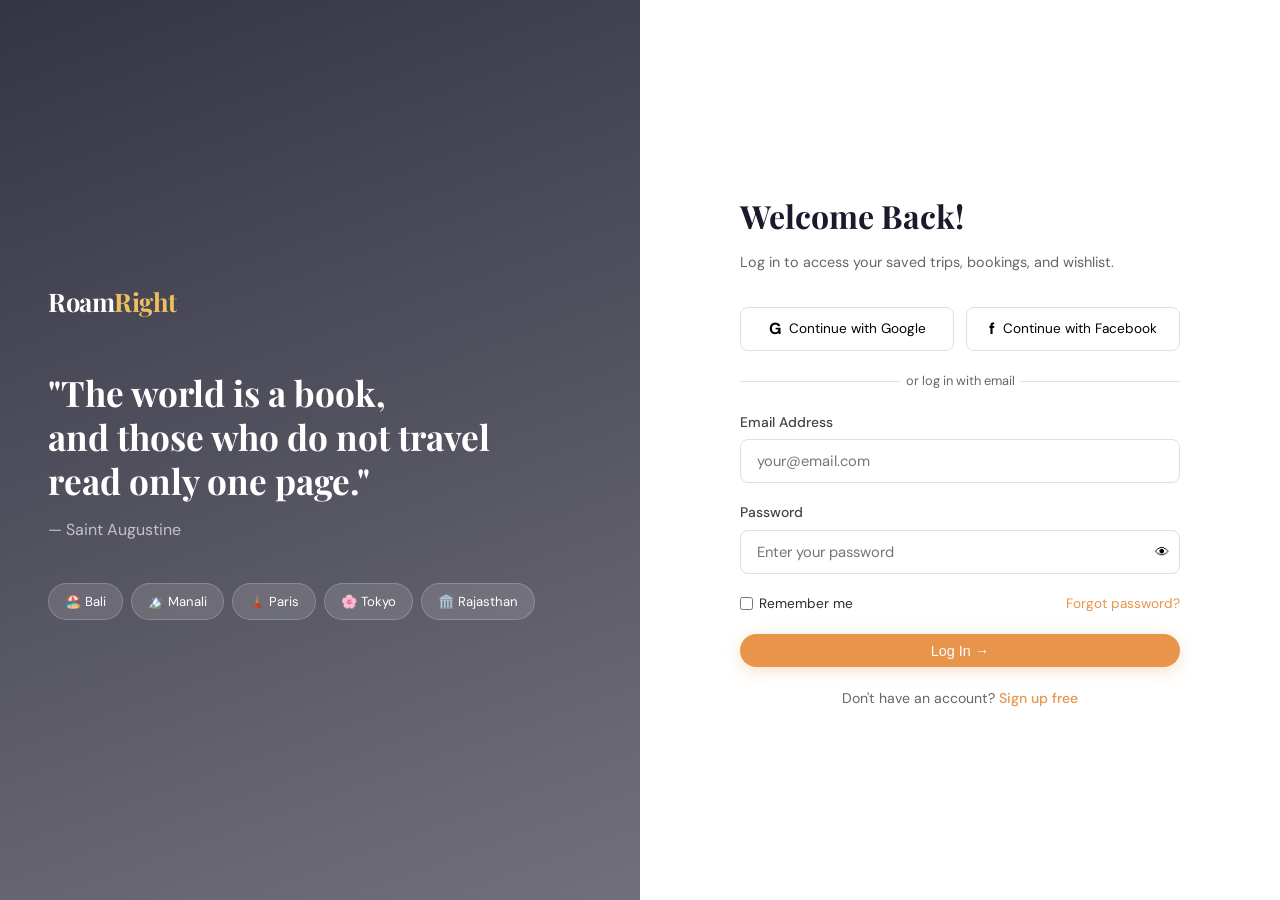
<file: login.html>
<!DOCTYPE html>
<html lang="en">
<head>
  <meta charset="UTF-8"/>
  <meta name="viewport" content="width=device-width, initial-scale=1.0"/>
  <title>Login – RoamRight</title>
  <link rel="stylesheet" href="style.css"/>
  <link href="https://fonts.googleapis.com/css2?family=Playfair+Display:ital,wght@0,700;1,400&family=DM+Sans:wght@300;400;500&display=swap" rel="stylesheet"/>
</head>
<body class="auth-body">

<div class="auth-layout">

  <!-- LEFT PANEL -->
  <div class="auth-visual">
    <div class="auth-visual-overlay"></div>
    <div class="auth-visual-content">
      <div class="nav-logo white" onclick="location.href='index.html'" style="cursor:pointer;margin-bottom:3rem">Roam<span style="color:#f0c060">Right</span></div>
      <h2>"The world is a book,<br/>and those who do not travel<br/>read only one page."</h2>
      <p>— Saint Augustine</p>
      <div class="auth-destinations">
        <div class="auth-dest-chip">🏖️ Bali</div>
        <div class="auth-dest-chip">🏔️ Manali</div>
        <div class="auth-dest-chip">🗼 Paris</div>
        <div class="auth-dest-chip">🌸 Tokyo</div>
        <div class="auth-dest-chip">🏛️ Rajasthan</div>
      </div>
    </div>
  </div>

  <!-- RIGHT FORM PANEL -->
  <div class="auth-form-panel">
    <div class="auth-form-wrap">
      <div class="auth-header">
        <h1>Welcome Back!</h1>
        <p>Log in to access your saved trips, bookings, and wishlist.</p>
      </div>

      <div id="loginForm">
        <div class="social-auth">
          <button class="social-btn" onclick="socialLogin('Google')">
            <span>G</span> Continue with Google
          </button>
          <button class="social-btn" onclick="socialLogin('Facebook')">
            <span>f</span> Continue with Facebook
          </button>
        </div>
        <div class="auth-divider"><span>or log in with email</span></div>

        <div class="form-group">
          <label>Email Address</label>
          <input type="email" id="loginEmail" placeholder="your@email.com" onkeydown="if(event.key==='Enter') loginUser()"/>
        </div>
        <div class="form-group">
          <label>Password</label>
          <div class="password-wrap">
            <input type="password" id="loginPass" placeholder="Enter your password" onkeydown="if(event.key==='Enter') loginUser()"/>
            <button class="toggle-pass" onclick="togglePassword('loginPass', this)">👁</button>
          </div>
        </div>

        <div class="form-options">
          <label class="remember-me"><input type="checkbox" id="rememberMe"/> Remember me</label>
          <a href="#" onclick="showForgotPassword()" class="forgot-link">Forgot password?</a>
        </div>

        <div id="loginError" class="form-error hidden"></div>

        <button class="btn-primary full-width" onclick="loginUser()">Log In →</button>

        <p class="auth-switch">Don't have an account? <a href="signup.html">Sign up free</a></p>
      </div>

      <!-- FORGOT PASSWORD PANEL -->
      <div id="forgotPanel" class="hidden">
        <h2 style="margin-bottom:.5rem">Reset Password</h2>
        <p style="color:#666;margin-bottom:1.5rem">Enter your email and we'll send you a reset link.</p>
        <div class="form-group">
          <label>Email Address</label>
          <input type="email" id="forgotEmail" placeholder="your@email.com"/>
        </div>
        <button class="btn-primary full-width" onclick="sendReset()">Send Reset Link</button>
        <p style="text-align:center;margin-top:1rem"><a href="#" onclick="showLoginForm()" style="color:var(--accent)">← Back to Login</a></p>
      </div>

    </div>
  </div>
</div>

<div id="toast" class="toast"></div>
<script src="script.js"></script>
</body>
</html>
</file>
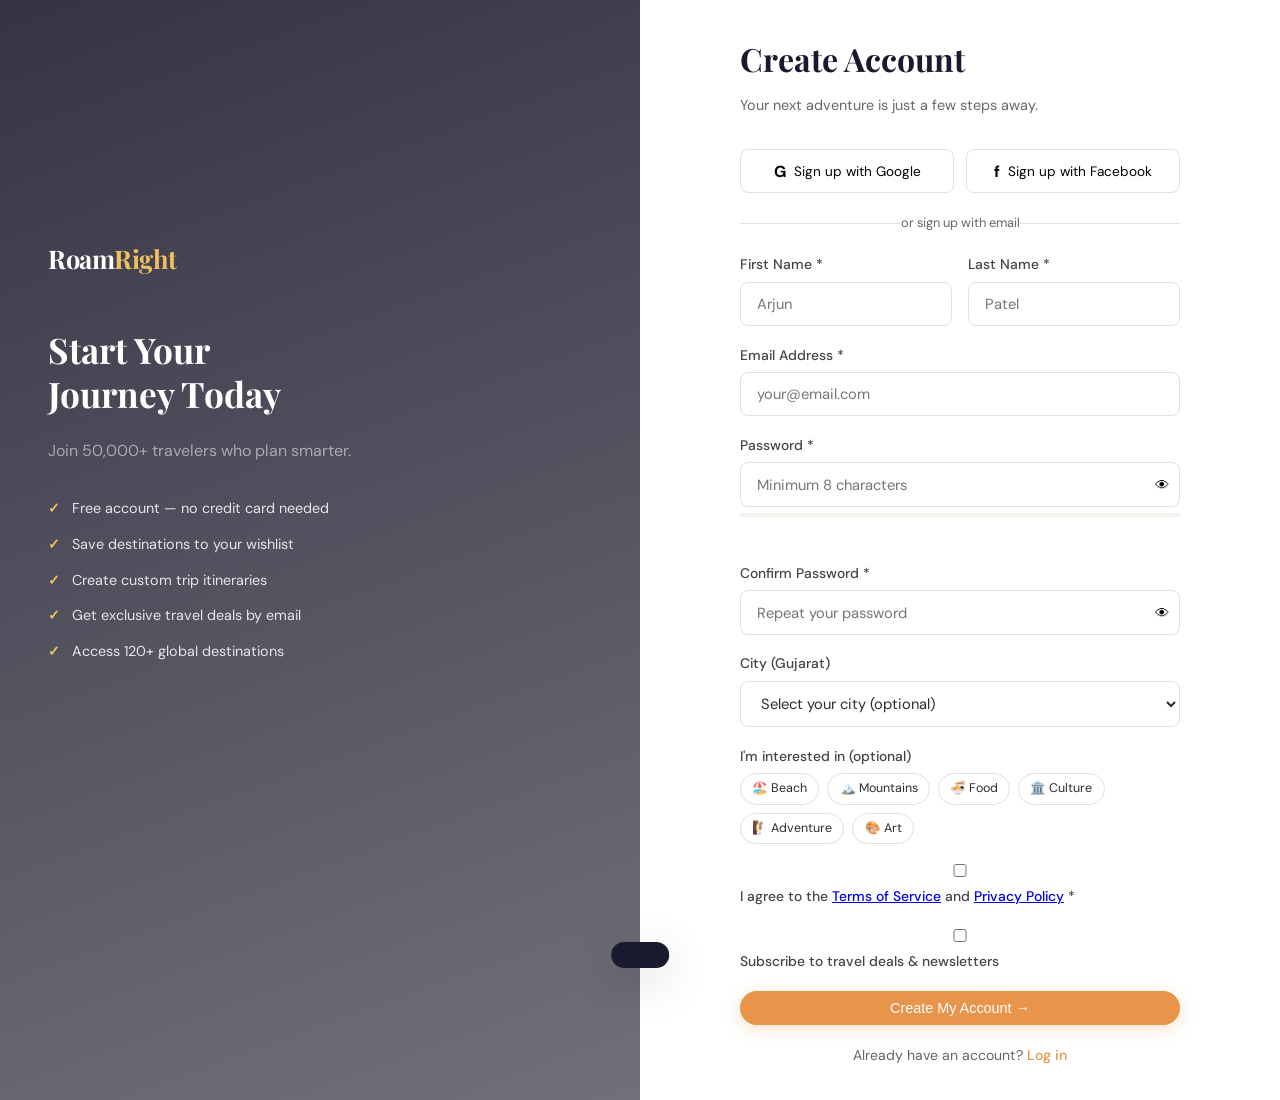
<file: signup.html>
<!DOCTYPE html>
<html lang="en">
<head>
  <meta charset="UTF-8"/>
  <meta name="viewport" content="width=device-width, initial-scale=1.0"/>
  <title>Sign Up – RoamRight</title>
  <link rel="stylesheet" href="style.css"/>
  <link href="https://fonts.googleapis.com/css2?family=Playfair+Display:ital,wght@0,700;1,400&family=DM+Sans:wght@300;400;500&display=swap" rel="stylesheet"/>
</head>
<body class="auth-body">

<div class="auth-layout">

  <!-- LEFT PANEL -->
  <div class="auth-visual signup-visual">
    <div class="auth-visual-overlay"></div>
    <div class="auth-visual-content">
      <div class="nav-logo white" onclick="location.href='index.html'" style="cursor:pointer;margin-bottom:3rem">Roam<span style="color:#f0c060">Right</span></div>
      <h2>Start Your<br/>Journey Today</h2>
      <p style="margin-top:.5rem;opacity:.8">Join 50,000+ travelers who plan smarter.</p>
      <div class="signup-perks">
        <div class="perk"><span>✓</span> Free account — no credit card needed</div>
        <div class="perk"><span>✓</span> Save destinations to your wishlist</div>
        <div class="perk"><span>✓</span> Create custom trip itineraries</div>
        <div class="perk"><span>✓</span> Get exclusive travel deals by email</div>
        <div class="perk"><span>✓</span> Access 120+ global destinations</div>
      </div>
    </div>
  </div>

  <!-- RIGHT FORM -->
  <div class="auth-form-panel">
    <div class="auth-form-wrap">

      <div id="signupForm">
        <div class="auth-header">
          <h1>Create Account</h1>
          <p>Your next adventure is just a few steps away.</p>
        </div>

        <div class="social-auth">
          <button class="social-btn" onclick="socialLogin('Google')">
            <span>G</span> Sign up with Google
          </button>
          <button class="social-btn" onclick="socialLogin('Facebook')">
            <span>f</span> Sign up with Facebook
          </button>
        </div>
        <div class="auth-divider"><span>or sign up with email</span></div>

        <div class="form-row">
          <div class="form-group">
            <label>First Name *</label>
            <input type="text" id="signFirst" placeholder="Arjun"/>
          </div>
          <div class="form-group">
            <label>Last Name *</label>
            <input type="text" id="signLast" placeholder="Patel"/>
          </div>
        </div>

        <div class="form-group">
          <label>Email Address *</label>
          <input type="email" id="signEmail" placeholder="your@email.com"/>
        </div>

        <div class="form-group">
          <label>Password *</label>
          <div class="password-wrap">
            <input type="password" id="signPass" placeholder="Minimum 8 characters" oninput="checkPasswordStrength(this.value)"/>
            <button class="toggle-pass" onclick="togglePassword('signPass', this)">👁</button>
          </div>
          <div class="pass-strength" id="passStrength">
            <div class="pass-bar" id="passBar"></div>
          </div>
          <span id="passLabel" class="pass-label"></span>
        </div>

        <div class="form-group">
          <label>Confirm Password *</label>
          <div class="password-wrap">
            <input type="password" id="signConfirm" placeholder="Repeat your password"/>
            <button class="toggle-pass" onclick="togglePassword('signConfirm', this)">👁</button>
          </div>
        </div>

        <div class="form-group">
          <label>City (Gujarat)</label>
          <select id="signCity">
            <option value="">Select your city (optional)</option>
            <option>Ahmedabad</option>
            <option>Surat</option>
            <option>Vadodara</option>
            <option>Rajkot</option>
            <option>Gandhinagar</option>
            <option>Bhavnagar</option>
            <option>Jamnagar</option>
            <option>Anand</option>
            <option>Other</option>
          </select>
        </div>

        <div class="form-group">
          <label>I'm interested in (optional)</label>
          <div class="interest-tags small">
            <span class="itag" onclick="toggleInterest(this)">🏖️ Beach</span>
            <span class="itag" onclick="toggleInterest(this)">🏔️ Mountains</span>
            <span class="itag" onclick="toggleInterest(this)">🍜 Food</span>
            <span class="itag" onclick="toggleInterest(this)">🏛️ Culture</span>
            <span class="itag" onclick="toggleInterest(this)">🧗 Adventure</span>
            <span class="itag" onclick="toggleInterest(this)">🎨 Art</span>
          </div>
        </div>

        <div class="form-group">
          <label class="remember-me"><input type="checkbox" id="signTerms"/> I agree to the <a href="#">Terms of Service</a> and <a href="#">Privacy Policy</a> *</label>
        </div>
        <div class="form-group">
          <label class="remember-me"><input type="checkbox" id="signNewsletter"/> Subscribe to travel deals & newsletters</label>
        </div>

        <div id="signError" class="form-error hidden"></div>

        <button class="btn-primary full-width" onclick="registerUser()">Create My Account →</button>

        <p class="auth-switch">Already have an account? <a href="login.html">Log in</a></p>
      </div>

      <!-- SUCCESS STATE -->
      <div id="signupSuccess" class="hidden" style="text-align:center;padding:3rem 1rem">
        <div style="font-size:4rem;margin-bottom:1rem">🎉</div>
        <h2>Welcome to RoamRight!</h2>
        <p style="color:#666;margin:1rem 0">Your account has been created successfully. Let's find your next adventure!</p>
        <a href="destinations.html" class="btn-primary" style="display:inline-block;margin-top:1rem">Explore Destinations →</a>
        <p style="margin-top:1rem"><a href="trips.html" style="color:var(--accent)">Or start planning a trip</a></p>
      </div>

    </div>
  </div>
</div>

<div id="toast" class="toast"></div>
<script src="script.js"></script>
</body>
</html>
</file>
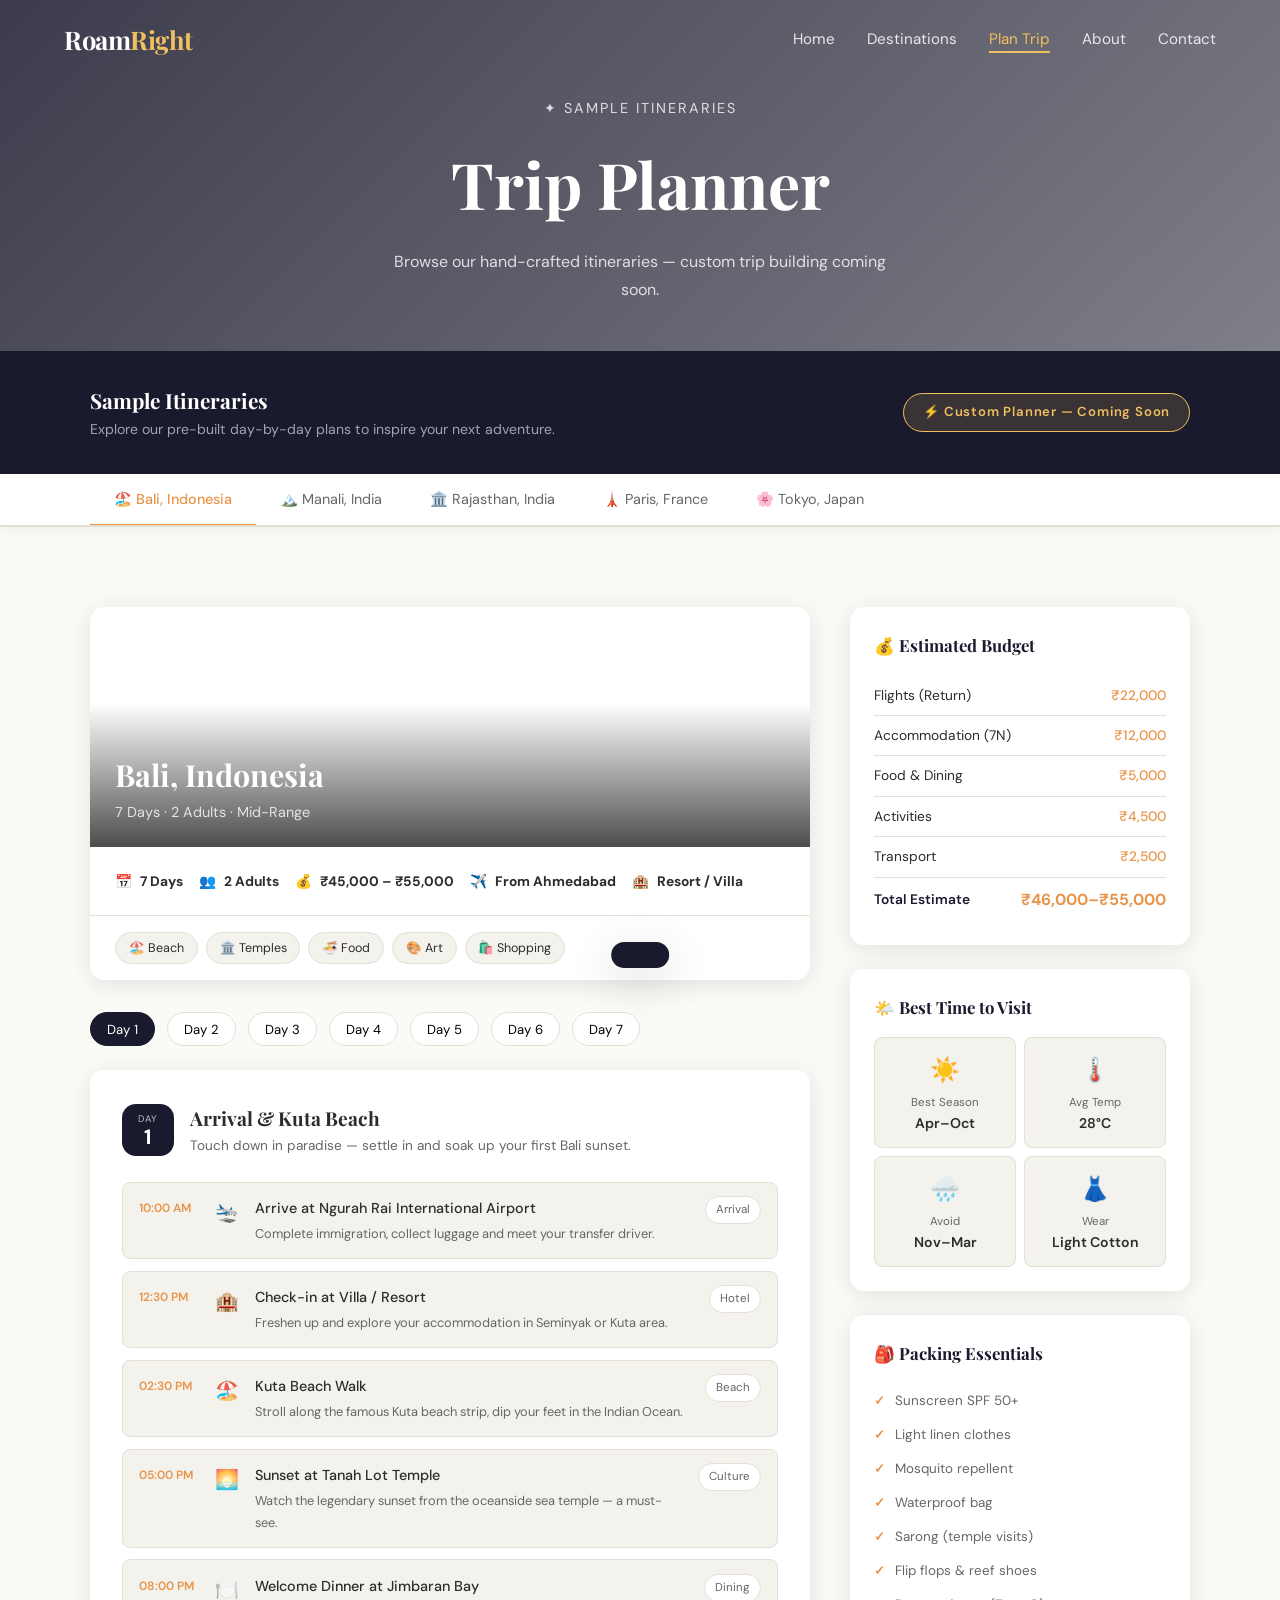
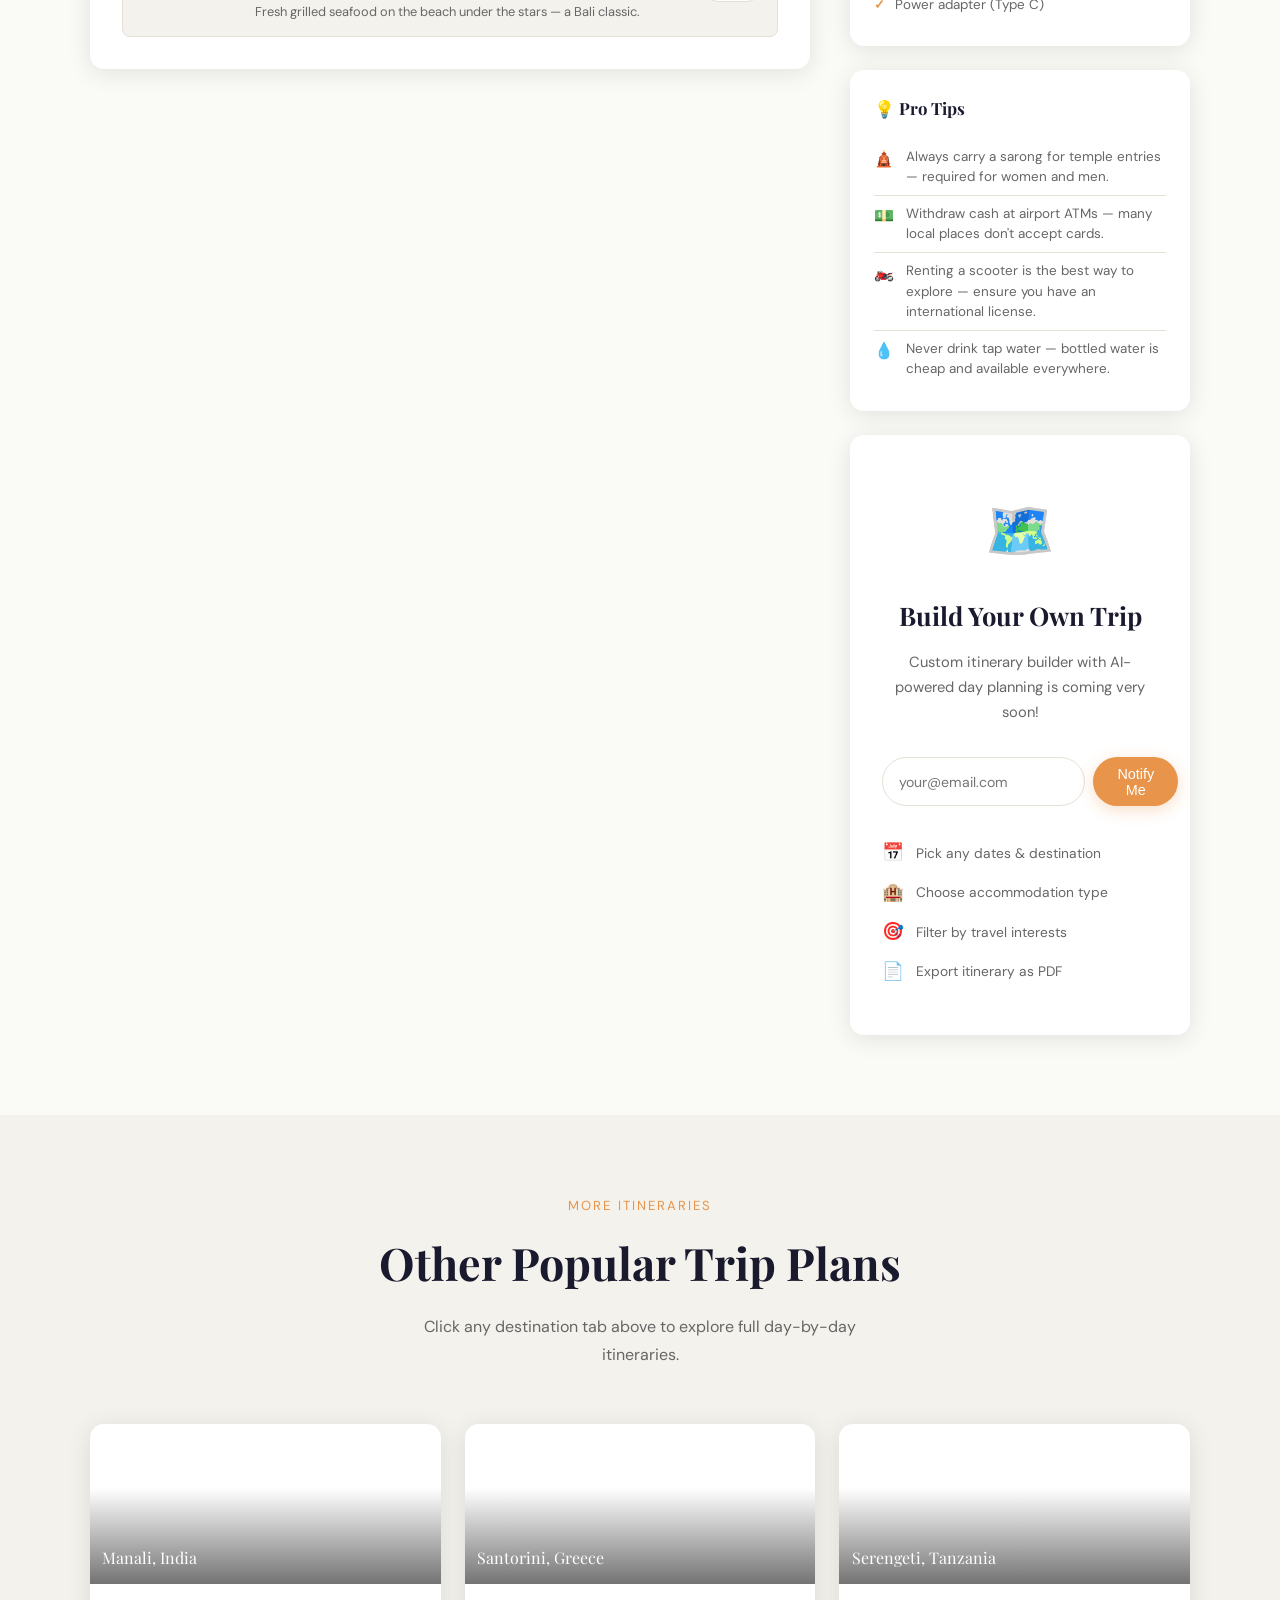
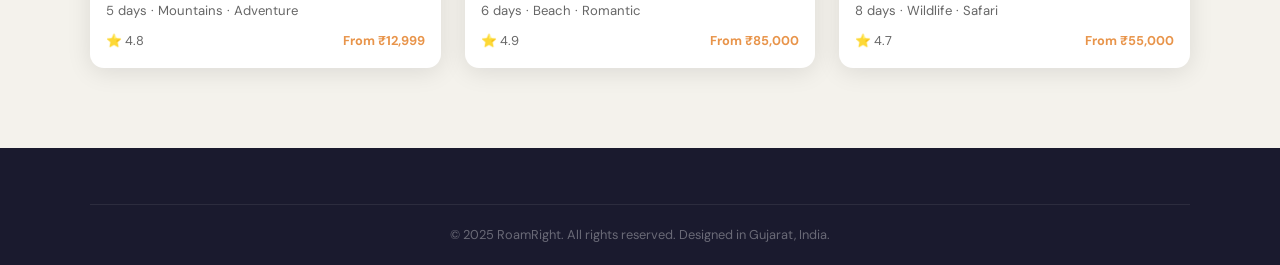
<file: trips.html>
<!doctype html>
<html lang="en">
  <head>
    <meta charset="UTF-8" />
    <meta name="viewport" content="width=device-width, initial-scale=1.0" />
    <title>Plan a Trip – RoamRight</title>
    <link rel="stylesheet" href="style.css" />
    <link
      href="https://fonts.googleapis.com/css2?family=Playfair+Display:ital,wght@0,700;1,400&family=DM+Sans:wght@300;400;500&display=swap"
      rel="stylesheet"
    />
    <style>
      /* ---- ITINERARY SHOWCASE STYLES ---- */
      .itinerary-hero-strip {
        background: var(--primary);
        padding: 2rem 7%;
        display: flex;
        align-items: center;
        justify-content: space-between;
        flex-wrap: wrap;
        gap: 1rem;
      }
      .itinerary-hero-strip h3 {
        font-family: var(--font-display);
        color: white;
        font-size: 1.3rem;
      }
      .itinerary-hero-strip p {
        color: rgba(255, 255, 255, 0.6);
        font-size: 0.88rem;
      }
      .coming-pill {
        background: rgba(240, 192, 96, 0.15);
        border: 1.5px solid #f0c060;
        color: #f0c060;
        padding: 0.45rem 1.2rem;
        border-radius: 50px;
        font-size: 0.82rem;
        font-weight: 600;
        letter-spacing: 0.8px;
        white-space: nowrap;
      }

      /* ---- TABS ---- */
      .itinerary-tabs {
        display: flex;
        gap: 0;
        border-bottom: 2px solid var(--border);
        overflow-x: auto;
        padding: 0 7%;
        background: white;
        position: sticky;
        top: 64px;
        z-index: 10;
        box-shadow: 0 2px 12px rgba(0, 0, 0, 0.06);
      }
      .itab {
        padding: 1rem 1.5rem;
        border: none;
        background: none;
        font-family: var(--font-body);
        font-size: 0.9rem;
        color: var(--text-light);
        cursor: pointer;
        white-space: nowrap;
        border-bottom: 3px solid transparent;
        margin-bottom: -2px;
        transition: all var(--transition);
      }
      .itab:hover {
        color: var(--text);
      }
      .itab.active {
        color: var(--accent);
        border-bottom-color: var(--accent);
        font-weight: 500;
      }

      /* ---- SAMPLE ITINERARY LAYOUT ---- */
      .sample-layout {
        display: grid;
        grid-template-columns: 1fr 340px;
        gap: 2.5rem;
        align-items: flex-start;
      }

      /* ---- TRIP HEADER CARD ---- */
      .trip-header-card {
        background: white;
        border-radius: var(--radius);
        box-shadow: var(--shadow);
        overflow: hidden;
        margin-bottom: 2rem;
      }
      .trip-header-img {
        height: 240px;
        background: url("https://images.unsplash.com/photo-1537996194471-e657df975ab4?w=900")
          center/cover no-repeat;
        position: relative;
      }
      .trip-header-img-overlay {
        position: absolute;
        inset: 0;
        background: linear-gradient(
          to top,
          rgba(0, 0, 0, 0.7) 0%,
          transparent 60%
        );
      }
      .trip-header-img-text {
        position: absolute;
        bottom: 1.4rem;
        left: 1.6rem;
      }
      .trip-header-img-text h2 {
        font-family: var(--font-display);
        color: white;
        font-size: 1.9rem;
      }
      .trip-header-img-text p {
        color: rgba(255, 255, 255, 0.8);
        font-size: 0.9rem;
      }
      .trip-meta {
        display: flex;
        flex-wrap: wrap;
        gap: 1rem;
        padding: 1.4rem 1.6rem;
        border-bottom: 1px solid var(--border);
      }
      .trip-meta-item {
        display: flex;
        align-items: center;
        gap: 0.5rem;
        font-size: 0.86rem;
        color: var(--text-light);
      }
      .trip-meta-item strong {
        color: var(--text);
      }
      .trip-tags-row {
        padding: 1rem 1.6rem;
        display: flex;
        flex-wrap: wrap;
        gap: 0.5rem;
      }
      .trip-interest-tag {
        background: var(--bg-light);
        color: var(--text);
        font-size: 0.78rem;
        padding: 0.28rem 0.8rem;
        border-radius: 50px;
        border: 1px solid var(--border);
      }

      /* ---- DAY CARDS ---- */
      .day-panel {
        display: none;
      }
      .day-panel.active {
        display: block;
      }

      .day-card {
        background: white;
        border-radius: var(--radius);
        box-shadow: var(--shadow);
        padding: 2rem;
        margin-bottom: 1.5rem;
      }
      .day-card-header {
        display: flex;
        align-items: center;
        gap: 1rem;
        margin-bottom: 1.5rem;
      }
      .day-num-badge {
        min-width: 52px;
        height: 52px;
        border-radius: 14px;
        background: var(--primary);
        color: white;
        display: flex;
        flex-direction: column;
        align-items: center;
        justify-content: center;
      }
      .day-num-badge span:first-child {
        font-size: 0.6rem;
        opacity: 0.7;
        text-transform: uppercase;
        letter-spacing: 1px;
      }
      .day-num-badge span:last-child {
        font-size: 1.3rem;
        font-weight: 700;
        line-height: 1;
      }
      .day-card-header h3 {
        font-family: var(--font-display);
        font-size: 1.2rem;
      }
      .day-card-header p {
        font-size: 0.85rem;
        color: var(--text-light);
      }

      .activity-list {
        display: flex;
        flex-direction: column;
        gap: 0.7rem;
      }
      .activity-row {
        display: flex;
        align-items: flex-start;
        gap: 1rem;
        padding: 0.85rem 1rem;
        border-radius: var(--radius-sm);
        background: var(--bg-light);
        border: 1px solid var(--border);
        transition: box-shadow var(--transition);
      }
      .activity-row:hover {
        box-shadow: 0 2px 12px rgba(0, 0, 0, 0.08);
      }
      .activity-time {
        min-width: 60px;
        font-size: 0.75rem;
        color: var(--accent);
        font-weight: 600;
        padding-top: 0.12rem;
      }
      .activity-icon {
        font-size: 1.2rem;
        margin-top: 0.05rem;
      }
      .activity-body h4 {
        font-size: 0.9rem;
        font-weight: 500;
        color: var(--text);
      }
      .activity-body p {
        font-size: 0.8rem;
        color: var(--text-light);
        margin-top: 0.15rem;
      }
      .activity-tag {
        margin-left: auto;
        align-self: flex-start;
        background: white;
        border: 1px solid var(--border);
        font-size: 0.72rem;
        color: var(--text-light);
        padding: 0.2rem 0.65rem;
        border-radius: 50px;
        white-space: nowrap;
      }

      /* ---- SIDEBAR ---- */
      .itinerary-sidebar {
        display: flex;
        flex-direction: column;
        gap: 1.5rem;
      }
      .sidebar-card {
        background: white;
        border-radius: var(--radius);
        box-shadow: var(--shadow);
        padding: 1.5rem;
      }
      .sidebar-card h4 {
        font-family: var(--font-display);
        font-size: 1.05rem;
        margin-bottom: 1rem;
        color: var(--primary);
      }
      .budget-row {
        display: flex;
        justify-content: space-between;
        align-items: center;
        font-size: 0.86rem;
        padding: 0.5rem 0;
        border-bottom: 1px solid var(--border);
      }
      .budget-row:last-child {
        border-bottom: none;
        font-weight: 600;
        color: var(--primary);
      }
      .budget-row span:last-child {
        color: var(--accent);
        font-weight: 500;
      }
      .budget-row.total span:last-child {
        font-size: 1rem;
        font-weight: 700;
      }

      .packing-item {
        display: flex;
        align-items: center;
        gap: 0.6rem;
        font-size: 0.84rem;
        padding: 0.35rem 0;
        color: var(--text-light);
      }
      .packing-item::before {
        content: "✓";
        color: var(--accent);
        font-weight: 700;
        flex-shrink: 0;
      }

      .weather-row {
        display: grid;
        grid-template-columns: 1fr 1fr;
        gap: 0.5rem;
      }
      .weather-item {
        background: var(--bg-light);
        border-radius: var(--radius-sm);
        padding: 0.7rem;
        text-align: center;
        border: 1px solid var(--border);
      }
      .weather-item .wi-icon {
        font-size: 1.5rem;
      }
      .weather-item .wi-label {
        font-size: 0.72rem;
        color: var(--text-light);
        margin-top: 0.15rem;
      }
      .weather-item .wi-val {
        font-size: 0.88rem;
        font-weight: 600;
        color: var(--text);
      }

      .tip-item {
        display: flex;
        gap: 0.7rem;
        font-size: 0.84rem;
        padding: 0.5rem 0;
        border-bottom: 1px solid var(--border);
        color: var(--text-light);
        line-height: 1.5;
      }
      .tip-item:last-child {
        border-bottom: none;
      }
      .tip-item .tip-icon {
        flex-shrink: 0;
        font-size: 1rem;
      }

      /* ---- NAV PANEL BUTTONS ---- */
      .day-nav-btns {
        display: flex;
        gap: 0.75rem;
        flex-wrap: wrap;
        margin-bottom: 1.5rem;
      }
      .day-nav-btn {
        padding: 0.45rem 1rem;
        border-radius: 50px;
        border: 1.5px solid var(--border);
        background: white;
        font-size: 0.82rem;
        cursor: pointer;
        font-family: var(--font-body);
        transition: all var(--transition);
      }
      .day-nav-btn.active {
        background: var(--primary);
        color: white;
        border-color: var(--primary);
      }
      .day-nav-btn:hover:not(.active) {
        border-color: var(--primary);
      }

      /* ---- OTHER TRIPS SECTION ---- */
      .other-trips-grid {
        display: grid;
        grid-template-columns: repeat(3, 1fr);
        gap: 1.5rem;
      }
      .other-trip-card {
        border-radius: var(--radius);
        overflow: hidden;
        box-shadow: var(--shadow);
        background: white;
      }
      .other-trip-img {
        height: 160px;
        background-size: cover;
        background-position: center;
        position: relative;
      }
      .other-trip-img-overlay {
        position: absolute;
        inset: 0;
        background: linear-gradient(
          to top,
          rgba(0, 0, 0, 0.55) 0%,
          transparent 60%
        );
      }
      .other-trip-img-label {
        position: absolute;
        bottom: 0.8rem;
        left: 0.8rem;
        color: white;
        font-family: var(--font-display);
        font-size: 1rem;
      }
      .other-trip-body {
        padding: 1rem;
      }
      .other-trip-body p {
        font-size: 0.82rem;
        color: var(--text-light);
        margin-bottom: 0.5rem;
      }
      .other-trip-meta {
        display: flex;
        justify-content: space-between;
        font-size: 0.8rem;
      }
      .other-trip-meta span {
        color: var(--text-light);
      }
      .other-trip-meta strong {
        color: var(--accent);
      }

      /* ---- COMING SOON OVERLAY ON FORM ---- */
      .coming-soon-card {
        background: white;
        border-radius: var(--radius);
        box-shadow: var(--shadow);
        padding: 3rem 2rem;
        text-align: center;
      }
      .coming-soon-card .cs-icon {
        font-size: 3.5rem;
        margin-bottom: 1rem;
      }
      .coming-soon-card h3 {
        font-family: var(--font-display);
        font-size: 1.6rem;
        margin-bottom: 0.75rem;
        color: var(--primary);
      }
      .coming-soon-card p {
        color: var(--text-light);
        font-size: 0.92rem;
        max-width: 360px;
        margin: 0 auto 2rem;
      }
      .notify-form {
        display: flex;
        gap: 0.5rem;
        max-width: 340px;
        margin: 0 auto;
      }
      .notify-form input {
        flex: 1;
        padding: 0.65rem 1rem;
        border-radius: 50px;
        border: 1.5px solid var(--border);
        font-family: var(--font-body);
        font-size: 0.88rem;
        outline: none;
      }
      .notify-form input:focus {
        border-color: var(--accent);
      }
      .coming-features {
        display: flex;
        flex-direction: column;
        gap: 0.6rem;
        margin-top: 2rem;
        text-align: left;
      }
      .cf-item {
        display: flex;
        align-items: center;
        gap: 0.75rem;
        font-size: 0.86rem;
        color: var(--text-light);
      }
      .cf-item span:first-child {
        font-size: 1.1rem;
      }

      @media (max-width: 1100px) {
        .sample-layout {
          grid-template-columns: 1fr;
        }
        .other-trips-grid {
          grid-template-columns: repeat(2, 1fr);
        }
      }
      @media (max-width: 640px) {
        .other-trips-grid {
          grid-template-columns: 1fr;
        }
        .trip-meta {
          flex-direction: column;
          gap: 0.6rem;
        }
        .itinerary-tabs {
          padding: 0 4%;
        }
        .notify-form {
          flex-direction: column;
        }
      }
    </style>
  </head>
  <body>
    <!-- NAVBAR -->
    <nav class="navbar scrolled" id="navbar">
      <div class="nav-logo" onclick="location.href = 'index.html'">
        Roam<span>Right</span>
      </div>
      <ul class="nav-links" id="navLinks">
        <li><a href="index.html">Home</a></li>
        <li><a href="destinations.html">Destinations</a></li>
        <li><a href="trips.html" class="active">Plan Trip</a></li>
        <li><a href="about.html">About</a></li>
        <li><a href="contact.html">Contact</a></li>
      </ul>
      <!--- <div class="nav-actions">
        <a href="login.html" class="btn-outline">Login</a>
        <a href="signup.html" class="btn-primary">Sign Up</a>
      </div>-->
      <div class="hamburger" onclick="toggleMenu()">&#9776;</div>
    </nav>

    <!-- PAGE HERO -->
    <section class="page-hero short" style="margin-top: 0">
      <div class="page-hero-overlay"></div>
      <div class="page-hero-content">
        <p class="hero-tag">✦ Sample Itineraries</p>
        <h1>Trip Planner</h1>
        <p>
          Browse our hand-crafted itineraries — custom trip building coming
          soon.
        </p>
      </div>
    </section>

    <!-- HERO STRIP -->
    <div class="itinerary-hero-strip">
      <div>
        <h3>Sample Itineraries</h3>
        <p>
          Explore our pre-built day-by-day plans to inspire your next adventure.
        </p>
      </div>
      <span class="coming-pill">⚡ Custom Planner — Coming Soon</span>
    </div>

    <!-- TABS -->
    <div class="itinerary-tabs" id="itineraryTabsBar">
      <button class="itab active" onclick="switchTrip('bali', this)">
        🏖️ Bali, Indonesia
      </button>
      <button class="itab" onclick="switchTrip('manali', this)">
        🏔️ Manali, India
      </button>
      <button class="itab" onclick="switchTrip('rajasthan', this)">
        🏛️ Rajasthan, India
      </button>
      <button class="itab" onclick="switchTrip('paris', this)">
        🗼 Paris, France
      </button>
      <button class="itab" onclick="switchTrip('tokyo', this)">
        🌸 Tokyo, Japan
      </button>
    </div>

    <!-- MAIN SECTION -->
    <section class="section">
      <div class="sample-layout">
        <!-- LEFT: ITINERARY CONTENT -->
        <div>
          <!-- ===== BALI ===== -->
          <div class="day-panel active" id="trip-bali">
            <div class="trip-header-card">
              <div
                class="trip-header-img"
                style="
                  background-image: url(&quot;https://images.unsplash.com/photo-1537996194471-e657df975ab4?w=900&quot;);
                "
              >
                <div class="trip-header-img-overlay"></div>
                <div class="trip-header-img-text">
                  <h2>Bali, Indonesia</h2>
                  <p>7 Days · 2 Adults · Mid-Range</p>
                </div>
              </div>
              <div class="trip-meta">
                <div class="trip-meta-item">📅 <strong>7 Days</strong></div>
                <div class="trip-meta-item">👥 <strong>2 Adults</strong></div>
                <div class="trip-meta-item">
                  💰 <strong>₹45,000 – ₹55,000</strong>
                </div>
                <div class="trip-meta-item">
                  ✈️ <strong>From Ahmedabad</strong>
                </div>
                <div class="trip-meta-item">
                  🏨 <strong>Resort / Villa</strong>
                </div>
              </div>
              <div class="trip-tags-row">
                <span class="trip-interest-tag">🏖️ Beach</span>
                <span class="trip-interest-tag">🏛️ Temples</span>
                <span class="trip-interest-tag">🍜 Food</span>
                <span class="trip-interest-tag">🎨 Art</span>
                <span class="trip-interest-tag">🛍️ Shopping</span>
              </div>
            </div>

            <!-- Day Nav -->
            <div class="day-nav-btns">
              <button
                class="day-nav-btn active"
                onclick="switchDay('bali', 1, this)"
              >
                Day 1
              </button>
              <button class="day-nav-btn" onclick="switchDay('bali', 2, this)">
                Day 2
              </button>
              <button class="day-nav-btn" onclick="switchDay('bali', 3, this)">
                Day 3
              </button>
              <button class="day-nav-btn" onclick="switchDay('bali', 4, this)">
                Day 4
              </button>
              <button class="day-nav-btn" onclick="switchDay('bali', 5, this)">
                Day 5
              </button>
              <button class="day-nav-btn" onclick="switchDay('bali', 6, this)">
                Day 6
              </button>
              <button class="day-nav-btn" onclick="switchDay('bali', 7, this)">
                Day 7
              </button>
            </div>

            <div id="bali-day-1" class="day-card">
              <div class="day-card-header">
                <div class="day-num-badge"><span>DAY</span><span>1</span></div>
                <div>
                  <h3>Arrival & Kuta Beach</h3>
                  <p>
                    Touch down in paradise — settle in and soak up your first
                    Bali sunset.
                  </p>
                </div>
              </div>
              <div class="activity-list">
                <div class="activity-row">
                  <span class="activity-time">10:00 AM</span
                  ><span class="activity-icon">🛬</span>
                  <div class="activity-body">
                    <h4>Arrive at Ngurah Rai International Airport</h4>
                    <p>
                      Complete immigration, collect luggage and meet your
                      transfer driver.
                    </p>
                  </div>
                  <span class="activity-tag">Arrival</span>
                </div>
                <div class="activity-row">
                  <span class="activity-time">12:30 PM</span
                  ><span class="activity-icon">🏨</span>
                  <div class="activity-body">
                    <h4>Check-in at Villa / Resort</h4>
                    <p>
                      Freshen up and explore your accommodation in Seminyak or
                      Kuta area.
                    </p>
                  </div>
                  <span class="activity-tag">Hotel</span>
                </div>
                <div class="activity-row">
                  <span class="activity-time">02:30 PM</span
                  ><span class="activity-icon">🏖️</span>
                  <div class="activity-body">
                    <h4>Kuta Beach Walk</h4>
                    <p>
                      Stroll along the famous Kuta beach strip, dip your feet in
                      the Indian Ocean.
                    </p>
                  </div>
                  <span class="activity-tag">Beach</span>
                </div>
                <div class="activity-row">
                  <span class="activity-time">05:00 PM</span
                  ><span class="activity-icon">🌅</span>
                  <div class="activity-body">
                    <h4>Sunset at Tanah Lot Temple</h4>
                    <p>
                      Watch the legendary sunset from the oceanside sea temple —
                      a must-see.
                    </p>
                  </div>
                  <span class="activity-tag">Culture</span>
                </div>
                <div class="activity-row">
                  <span class="activity-time">08:00 PM</span
                  ><span class="activity-icon">🍽️</span>
                  <div class="activity-body">
                    <h4>Welcome Dinner at Jimbaran Bay</h4>
                    <p>
                      Fresh grilled seafood on the beach under the stars — a
                      Bali classic.
                    </p>
                  </div>
                  <span class="activity-tag">Dining</span>
                </div>
              </div>
            </div>
            <div id="bali-day-2" class="day-card" style="display: none">
              <div class="day-card-header">
                <div class="day-num-badge"><span>DAY</span><span>2</span></div>
                <div>
                  <h3>Ubud & Rice Terraces</h3>
                  <p>
                    Explore Bali's cultural heart — art, monkeys, and stunning
                    landscapes.
                  </p>
                </div>
              </div>
              <div class="activity-list">
                <div class="activity-row">
                  <span class="activity-time">07:00 AM</span
                  ><span class="activity-icon">🌅</span>
                  <div class="activity-body">
                    <h4>Sunrise at Tegallalang Rice Terraces</h4>
                    <p>
                      UNESCO-listed emerald-green rice paddies — breathtaking in
                      the early light.
                    </p>
                  </div>
                  <span class="activity-tag">Nature</span>
                </div>
                <div class="activity-row">
                  <span class="activity-time">09:30 AM</span
                  ><span class="activity-icon">🐒</span>
                  <div class="activity-body">
                    <h4>Sacred Monkey Forest Sanctuary</h4>
                    <p>
                      Walk through ancient temples among hundreds of playful
                      Balinese macaques.
                    </p>
                  </div>
                  <span class="activity-tag">Wildlife</span>
                </div>
                <div class="activity-row">
                  <span class="activity-time">12:00 PM</span
                  ><span class="activity-icon">🍜</span>
                  <div class="activity-body">
                    <h4>Lunch at Ubud Market Food Stalls</h4>
                    <p>
                      Try authentic Nasi Goreng, Satay, and fresh tropical fruit
                      juices.
                    </p>
                  </div>
                  <span class="activity-tag">Food</span>
                </div>
                <div class="activity-row">
                  <span class="activity-time">02:00 PM</span
                  ><span class="activity-icon">🎨</span>
                  <div class="activity-body">
                    <h4>Ubud Art Market & Galleries</h4>
                    <p>
                      Browse handmade batik, woodcarvings, silver jewellery, and
                      Balinese art.
                    </p>
                  </div>
                  <span class="activity-tag">Shopping</span>
                </div>
                <div class="activity-row">
                  <span class="activity-time">06:00 PM</span
                  ><span class="activity-icon">🎭</span>
                  <div class="activity-body">
                    <h4>Kecak Fire Dance at Uluwatu</h4>
                    <p>
                      The dramatic cliffside sunset Kecak dance performance — an
                      unforgettable spectacle.
                    </p>
                  </div>
                  <span class="activity-tag">Culture</span>
                </div>
              </div>
            </div>
            <div id="bali-day-3" class="day-card" style="display: none">
              <div class="day-card-header">
                <div class="day-num-badge"><span>DAY</span><span>3</span></div>
                <div>
                  <h3>Water Temples & Spa</h3>
                  <p>
                    Spiritual cleansing, wellness, and the legendary Tirta
                    Empul.
                  </p>
                </div>
              </div>
              <div class="activity-list">
                <div class="activity-row">
                  <span class="activity-time">08:00 AM</span
                  ><span class="activity-icon">🛕</span>
                  <div class="activity-body">
                    <h4>Tirta Empul Water Temple</h4>
                    <p>
                      Sacred spring temple where locals and visitors perform
                      purification rituals.
                    </p>
                  </div>
                  <span class="activity-tag">Spiritual</span>
                </div>
                <div class="activity-row">
                  <span class="activity-time">11:00 AM</span
                  ><span class="activity-icon">🧘</span>
                  <div class="activity-body">
                    <h4>Balinese Yoga & Meditation</h4>
                    <p>
                      Join a sunrise yoga session in the jungle with experienced
                      local instructors.
                    </p>
                  </div>
                  <span class="activity-tag">Wellness</span>
                </div>
                <div class="activity-row">
                  <span class="activity-time">01:30 PM</span
                  ><span class="activity-icon">🍃</span>
                  <div class="activity-body">
                    <h4>Traditional Balinese Spa</h4>
                    <p>
                      A 2-hour massage, body scrub, and flower bath — pure
                      relaxation.
                    </p>
                  </div>
                  <span class="activity-tag">Spa</span>
                </div>
                <div class="activity-row">
                  <span class="activity-time">06:00 PM</span
                  ><span class="activity-icon">🌙</span>
                  <div class="activity-body">
                    <h4>Evening in Seminyak</h4>
                    <p>
                      Browse Seminyak's boutiques and enjoy dinner at a rooftop
                      restaurant.
                    </p>
                  </div>
                  <span class="activity-tag">Leisure</span>
                </div>
              </div>
            </div>
            <div id="bali-day-4" class="day-card" style="display: none">
              <div class="day-card-header">
                <div class="day-num-badge"><span>DAY</span><span>4</span></div>
                <div>
                  <h3>Mount Batur Sunrise Trek</h3>
                  <p>
                    Conquer an active volcano before dawn — the view is worth
                    every step.
                  </p>
                </div>
              </div>
              <div class="activity-list">
                <div class="activity-row">
                  <span class="activity-time">02:00 AM</span
                  ><span class="activity-icon">🔦</span>
                  <div class="activity-body">
                    <h4>Depart for Mount Batur</h4>
                    <p>
                      Early morning drive to the volcano base with your trekking
                      guide.
                    </p>
                  </div>
                  <span class="activity-tag">Transfer</span>
                </div>
                <div class="activity-row">
                  <span class="activity-time">04:00 AM</span
                  ><span class="activity-icon">🏔️</span>
                  <div class="activity-body">
                    <h4>Begin Sunrise Trek</h4>
                    <p>
                      A 2-hour guided climb up the active volcano through jungle
                      trails.
                    </p>
                  </div>
                  <span class="activity-tag">Adventure</span>
                </div>
                <div class="activity-row">
                  <span class="activity-time">06:00 AM</span
                  ><span class="activity-icon">🌅</span>
                  <div class="activity-body">
                    <h4>Sunrise at the Summit (1,717m)</h4>
                    <p>
                      Watch the sun rise over Lake Batur and the surrounding
                      caldera.
                    </p>
                  </div>
                  <span class="activity-tag">Nature</span>
                </div>
                <div class="activity-row">
                  <span class="activity-time">10:00 AM</span
                  ><span class="activity-icon">☕</span>
                  <div class="activity-body">
                    <h4>Coffee Plantation Visit</h4>
                    <p>
                      Tour a Kopi Luwak coffee farm and sample world-famous
                      Balinese coffee.
                    </p>
                  </div>
                  <span class="activity-tag">Experience</span>
                </div>
                <div class="activity-row">
                  <span class="activity-time">04:00 PM</span
                  ><span class="activity-icon">😴</span>
                  <div class="activity-body">
                    <h4>Rest & Recovery at the Hotel</h4>
                    <p>
                      Well-deserved afternoon rest after the early morning
                      volcano hike.
                    </p>
                  </div>
                  <span class="activity-tag">Rest</span>
                </div>
              </div>
            </div>
            <div id="bali-day-5" class="day-card" style="display: none">
              <div class="day-card-header">
                <div class="day-num-badge"><span>DAY</span><span>5</span></div>
                <div>
                  <h3>Nusa Penida Island</h3>
                  <p>
                    Day trip to Bali's most dramatic island — cliffs, crystal
                    bays, and manta rays.
                  </p>
                </div>
              </div>
              <div class="activity-list">
                <div class="activity-row">
                  <span class="activity-time">07:00 AM</span
                  ><span class="activity-icon">⛵</span>
                  <div class="activity-body">
                    <h4>Speed Boat to Nusa Penida</h4>
                    <p>
                      45-minute fast boat ride from Sanur beach to Nusa Penida.
                    </p>
                  </div>
                  <span class="activity-tag">Transfer</span>
                </div>
                <div class="activity-row">
                  <span class="activity-time">09:00 AM</span
                  ><span class="activity-icon">🦈</span>
                  <div class="activity-body">
                    <h4>Snorkeling with Manta Rays</h4>
                    <p>
                      Swim alongside majestic manta rays at Manta Point — a
                      once-in-a-lifetime experience.
                    </p>
                  </div>
                  <span class="activity-tag">Adventure</span>
                </div>
                <div class="activity-row">
                  <span class="activity-time">12:00 PM</span
                  ><span class="activity-icon">🏖️</span>
                  <div class="activity-body">
                    <h4>Kelingking Beach (T-Rex Cliff)</h4>
                    <p>
                      The iconic dinosaur-shaped clifftop viewpoint — Bali's
                      most photographed spot.
                    </p>
                  </div>
                  <span class="activity-tag">Scenic</span>
                </div>
                <div class="activity-row">
                  <span class="activity-time">03:00 PM</span
                  ><span class="activity-icon">💎</span>
                  <div class="activity-body">
                    <h4>Crystal Bay Swim</h4>
                    <p>
                      Crystal clear turquoise water surrounded by lush green
                      hills.
                    </p>
                  </div>
                  <span class="activity-tag">Beach</span>
                </div>
              </div>
            </div>
            <div id="bali-day-6" class="day-card" style="display: none">
              <div class="day-card-header">
                <div class="day-num-badge"><span>DAY</span><span>6</span></div>
                <div>
                  <h3>Cooking Class & Free Time</h3>
                  <p>
                    Learn Balinese cooking, then spend your last full day as you
                    please.
                  </p>
                </div>
              </div>
              <div class="activity-list">
                <div class="activity-row">
                  <span class="activity-time">09:00 AM</span
                  ><span class="activity-icon">🧑‍🍳</span>
                  <div class="activity-body">
                    <h4>Traditional Balinese Cooking Class</h4>
                    <p>
                      Visit a local market, then cook 4 traditional dishes with
                      a chef at a family compound.
                    </p>
                  </div>
                  <span class="activity-tag">Food</span>
                </div>
                <div class="activity-row">
                  <span class="activity-time">01:00 PM</span
                  ><span class="activity-icon">🛍️</span>
                  <div class="activity-body">
                    <h4>Seminyak Shopping & Souvenirs</h4>
                    <p>
                      Pick up last-minute gifts — sarongs, silver jewellery,
                      Balinese paintings, and spices.
                    </p>
                  </div>
                  <span class="activity-tag">Shopping</span>
                </div>
                <div class="activity-row">
                  <span class="activity-time">06:00 PM</span
                  ><span class="activity-icon">🍹</span>
                  <div class="activity-body">
                    <h4>Farewell Sunset Cocktails</h4>
                    <p>
                      Watch your last Bali sunset from a famous cliffside beach
                      club.
                    </p>
                  </div>
                  <span class="activity-tag">Leisure</span>
                </div>
                <div class="activity-row">
                  <span class="activity-time">08:00 PM</span
                  ><span class="activity-icon">🎶</span>
                  <div class="activity-body">
                    <h4>Farewell Dinner at La Lucciola</h4>
                    <p>
                      Romantic beachside dinner to celebrate your Bali
                      adventure.
                    </p>
                  </div>
                  <span class="activity-tag">Dining</span>
                </div>
              </div>
            </div>
            <div id="bali-day-7" class="day-card" style="display: none">
              <div class="day-card-header">
                <div class="day-num-badge"><span>DAY</span><span>7</span></div>
                <div>
                  <h3>Departure Day</h3>
                  <p>
                    One last morning in paradise before heading home with
                    memories for life.
                  </p>
                </div>
              </div>
              <div class="activity-list">
                <div class="activity-row">
                  <span class="activity-time">08:00 AM</span
                  ><span class="activity-icon">🍳</span>
                  <div class="activity-body">
                    <h4>Breakfast at the Hotel</h4>
                    <p>
                      Enjoy your final Balinese breakfast — fresh fruits, local
                      pastries and coffee.
                    </p>
                  </div>
                  <span class="activity-tag">Meal</span>
                </div>
                <div class="activity-row">
                  <span class="activity-time">10:00 AM</span
                  ><span class="activity-icon">🏊</span>
                  <div class="activity-body">
                    <h4>Last Pool Swim / Hotel Leisure</h4>
                    <p>
                      Relax by the pool one last time before the journey home.
                    </p>
                  </div>
                  <span class="activity-tag">Leisure</span>
                </div>
                <div class="activity-row">
                  <span class="activity-time">12:00 PM</span
                  ><span class="activity-icon">🧳</span>
                  <div class="activity-body">
                    <h4>Check-out & Transfer to Airport</h4>
                    <p>
                      Say goodbye to Bali and head to Ngurah Rai Airport for
                      departure.
                    </p>
                  </div>
                  <span class="activity-tag">Departure</span>
                </div>
              </div>
            </div>
          </div>

          <!-- ===== MANALI ===== -->
          <div class="day-panel" id="trip-manali">
            <div class="trip-header-card">
              <div
                class="trip-header-img"
                style="
                  background-image: url(&quot;https://images.unsplash.com/photo-1506905925346-21bda4d32df4?w=900&quot;);
                "
              >
                <div class="trip-header-img-overlay"></div>
                <div class="trip-header-img-text">
                  <h2>Manali, India</h2>
                  <p>5 Days · 2 Adults · Budget Friendly</p>
                </div>
              </div>
              <div class="trip-meta">
                <div class="trip-meta-item">📅 <strong>5 Days</strong></div>
                <div class="trip-meta-item">👥 <strong>2 Adults</strong></div>
                <div class="trip-meta-item">
                  💰 <strong>₹12,999 – ₹18,000</strong>
                </div>
                <div class="trip-meta-item">
                  🚌 <strong>From Delhi / Chandigarh</strong>
                </div>
              </div>
              <div class="trip-tags-row">
                <span class="trip-interest-tag">🏔️ Mountains</span>
                <span class="trip-interest-tag">🧗 Adventure</span>
                <span class="trip-interest-tag">🌨️ Snow</span>
                <span class="trip-interest-tag">🍜 Local Food</span>
              </div>
            </div>
            <div class="day-nav-btns">
              <button
                class="day-nav-btn active"
                onclick="switchDay('manali', 1, this)"
              >
                Day 1
              </button>
              <button
                class="day-nav-btn"
                onclick="switchDay('manali', 2, this)"
              >
                Day 2
              </button>
              <button
                class="day-nav-btn"
                onclick="switchDay('manali', 3, this)"
              >
                Day 3
              </button>
              <button
                class="day-nav-btn"
                onclick="switchDay('manali', 4, this)"
              >
                Day 4
              </button>
              <button
                class="day-nav-btn"
                onclick="switchDay('manali', 5, this)"
              >
                Day 5
              </button>
            </div>
            <div id="manali-day-1" class="day-card">
              <div class="day-card-header">
                <div class="day-num-badge"><span>DAY</span><span>1</span></div>
                <div>
                  <h3>Arrival in Manali</h3>
                  <p>Settle in and explore the charming Mall Road.</p>
                </div>
              </div>
              <div class="activity-list">
                <div class="activity-row">
                  <span class="activity-time">11:00 AM</span
                  ><span class="activity-icon">🛬</span>
                  <div class="activity-body">
                    <h4>Arrive & Check-in to Hotel</h4>
                    <p>
                      Rest after the overnight bus or flight journey from Delhi.
                    </p>
                  </div>
                  <span class="activity-tag">Arrival</span>
                </div>
                <div class="activity-row">
                  <span class="activity-time">02:00 PM</span
                  ><span class="activity-icon">🛍️</span>
                  <div class="activity-body">
                    <h4>Mall Road Stroll</h4>
                    <p>
                      Explore local shops, buy woolens, and try momos at the
                      street stalls.
                    </p>
                  </div>
                  <span class="activity-tag">Leisure</span>
                </div>
                <div class="activity-row">
                  <span class="activity-time">05:00 PM</span
                  ><span class="activity-icon">🛕</span>
                  <div class="activity-body">
                    <h4>Hadimba Devi Temple</h4>
                    <p>
                      Visit the ancient wooden temple nestled inside a deodar
                      cedar forest.
                    </p>
                  </div>
                  <span class="activity-tag">Culture</span>
                </div>
                <div class="activity-row">
                  <span class="activity-time">08:00 PM</span
                  ><span class="activity-icon">🍽️</span>
                  <div class="activity-body">
                    <h4>Dinner at Drifter's Café</h4>
                    <p>
                      Cosy café with views, local daal, and the famous Himachali
                      trout.
                    </p>
                  </div>
                  <span class="activity-tag">Dining</span>
                </div>
              </div>
            </div>
            <div id="manali-day-2" class="day-card" style="display: none">
              <div class="day-card-header">
                <div class="day-num-badge"><span>DAY</span><span>2</span></div>
                <div>
                  <h3>Rohtang Pass</h3>
                  <p>
                    Snow-capped pass at 3,978m — one of India's most iconic
                    drives.
                  </p>
                </div>
              </div>
              <div class="activity-list">
                <div class="activity-row">
                  <span class="activity-time">06:30 AM</span
                  ><span class="activity-icon">🚌</span>
                  <div class="activity-body">
                    <h4>Early Departure for Rohtang Pass</h4>
                    <p>
                      Beat the traffic — early permits required. Book in
                      advance.
                    </p>
                  </div>
                  <span class="activity-tag">Transfer</span>
                </div>
                <div class="activity-row">
                  <span class="activity-time">10:00 AM</span
                  ><span class="activity-icon">❄️</span>
                  <div class="activity-body">
                    <h4>Snow Activities at Rohtang</h4>
                    <p>
                      Skiing, snow sledging, and snowball fights at 3,978m
                      altitude.
                    </p>
                  </div>
                  <span class="activity-tag">Adventure</span>
                </div>
                <div class="activity-row">
                  <span class="activity-time">01:00 PM</span
                  ><span class="activity-icon">🍜</span>
                  <div class="activity-body">
                    <h4>Dhaba Lunch on the Way Back</h4>
                    <p>
                      Hot rajma chawal and maggi at a roadside dhaba with
                      mountain views.
                    </p>
                  </div>
                  <span class="activity-tag">Food</span>
                </div>
                <div class="activity-row">
                  <span class="activity-time">05:00 PM</span
                  ><span class="activity-icon">🧘</span>
                  <div class="activity-body">
                    <h4>Solang Valley Sunset</h4>
                    <p>
                      Stop at Solang Valley on the way back for scenic evening
                      views.
                    </p>
                  </div>
                  <span class="activity-tag">Scenic</span>
                </div>
              </div>
            </div>
            <div id="manali-day-3" class="day-card" style="display: none">
              <div class="day-card-header">
                <div class="day-num-badge"><span>DAY</span><span>3</span></div>
                <div>
                  <h3>River Rafting & Old Manali</h3>
                  <p>
                    Adrenaline on the Beas river, then explore the hippie Old
                    Manali village.
                  </p>
                </div>
              </div>
              <div class="activity-list">
                <div class="activity-row">
                  <span class="activity-time">09:00 AM</span
                  ><span class="activity-icon">🚣</span>
                  <div class="activity-body">
                    <h4>River Rafting on Beas River</h4>
                    <p>
                      Grade 2–3 white water rafting — thrilling and perfect for
                      beginners.
                    </p>
                  </div>
                  <span class="activity-tag">Adventure</span>
                </div>
                <div class="activity-row">
                  <span class="activity-time">12:00 PM</span
                  ><span class="activity-icon">🏘️</span>
                  <div class="activity-body">
                    <h4>Old Manali Village Walk</h4>
                    <p>
                      Wander through cobblestone lanes, cafés, and Manu Rishi
                      temple.
                    </p>
                  </div>
                  <span class="activity-tag">Culture</span>
                </div>
                <div class="activity-row">
                  <span class="activity-time">04:00 PM</span
                  ><span class="activity-icon">☕</span>
                  <div class="activity-body">
                    <h4>Café Culture in Old Manali</h4>
                    <p>
                      Try apple cider, banana pancakes, and great filter coffee
                      at the backpacker cafés.
                    </p>
                  </div>
                  <span class="activity-tag">Leisure</span>
                </div>
              </div>
            </div>
            <div id="manali-day-4" class="day-card" style="display: none">
              <div class="day-card-header">
                <div class="day-num-badge"><span>DAY</span><span>4</span></div>
                <div>
                  <h3>Naggar Castle & Vashisht</h3>
                  <p>
                    Medieval castle, hot springs, and mountain village vibes.
                  </p>
                </div>
              </div>
              <div class="activity-list">
                <div class="activity-row">
                  <span class="activity-time">09:30 AM</span
                  ><span class="activity-icon">🏰</span>
                  <div class="activity-body">
                    <h4>Naggar Castle</h4>
                    <p>
                      15th century stone and wood castle perched on a hilltop
                      with sweeping valley views.
                    </p>
                  </div>
                  <span class="activity-tag">Heritage</span>
                </div>
                <div class="activity-row">
                  <span class="activity-time">12:30 PM</span
                  ><span class="activity-icon">♨️</span>
                  <div class="activity-body">
                    <h4>Vashisht Hot Springs</h4>
                    <p>
                      Soak in the natural sulphur hot springs — a perfect remedy
                      for sore legs.
                    </p>
                  </div>
                  <span class="activity-tag">Wellness</span>
                </div>
                <div class="activity-row">
                  <span class="activity-time">04:00 PM</span
                  ><span class="activity-icon">🎨</span>
                  <div class="activity-body">
                    <h4>Nicholas Roerich Art Gallery</h4>
                    <p>
                      Browse the stunning Himalayan paintings by the legendary
                      Russian artist.
                    </p>
                  </div>
                  <span class="activity-tag">Art</span>
                </div>
              </div>
            </div>
            <div id="manali-day-5" class="day-card" style="display: none">
              <div class="day-card-header">
                <div class="day-num-badge"><span>DAY</span><span>5</span></div>
                <div>
                  <h3>Departure Day</h3>
                  <p>Final morning in the mountains before heading home.</p>
                </div>
              </div>
              <div class="activity-list">
                <div class="activity-row">
                  <span class="activity-time">08:00 AM</span
                  ><span class="activity-icon">🍳</span>
                  <div class="activity-body">
                    <h4>Last Breakfast in Manali</h4>
                    <p>
                      Aloo paratha with pickle and chai — the perfect Himachali
                      send-off.
                    </p>
                  </div>
                  <span class="activity-tag">Meal</span>
                </div>
                <div class="activity-row">
                  <span class="activity-time">10:00 AM</span
                  ><span class="activity-icon">🧳</span>
                  <div class="activity-body">
                    <h4>Check-out & Souvenir Shopping</h4>
                    <p>
                      Last-minute shopping for Kullu shawls, dry fruits, and
                      apple products.
                    </p>
                  </div>
                  <span class="activity-tag">Shopping</span>
                </div>
                <div class="activity-row">
                  <span class="activity-time">12:00 PM</span
                  ><span class="activity-icon">🚌</span>
                  <div class="activity-body">
                    <h4>Depart for Delhi / Chandigarh</h4>
                    <p>Begin the scenic drive back through the Kullu valley.</p>
                  </div>
                  <span class="activity-tag">Departure</span>
                </div>
              </div>
            </div>
          </div>

          <!-- ===== RAJASTHAN ===== -->
          <div class="day-panel" id="trip-rajasthan">
            <div class="trip-header-card">
              <div
                class="trip-header-img"
                style="
                  background-image: url(&quot;https://images.unsplash.com/photo-1548013146-72479768bada?w=900&quot;);
                "
              >
                <div class="trip-header-img-overlay"></div>
                <div class="trip-header-img-text">
                  <h2>Rajasthan, India</h2>
                  <p>6 Days · Heritage &amp; Culture Circuit</p>
                </div>
              </div>
              <div class="trip-meta">
                <div class="trip-meta-item">📅 <strong>6 Days</strong></div>
                <div class="trip-meta-item">👥 <strong>2 Adults</strong></div>
                <div class="trip-meta-item">
                  💰 <strong>₹28,000 – ₹35,000</strong>
                </div>
                <div class="trip-meta-item">
                  🚂 <strong>From Ahmedabad</strong>
                </div>
              </div>
              <div class="trip-tags-row">
                <span class="trip-interest-tag">🏰 Forts</span
                ><span class="trip-interest-tag">🎨 Art</span
                ><span class="trip-interest-tag">🐪 Desert</span
                ><span class="trip-interest-tag">🍛 Food</span>
              </div>
            </div>
            <div class="day-nav-btns">
              <button
                class="day-nav-btn active"
                onclick="switchDay('rajasthan', 1, this)"
              >
                Day 1
              </button>
              <button
                class="day-nav-btn"
                onclick="switchDay('rajasthan', 2, this)"
              >
                Day 2
              </button>
              <button
                class="day-nav-btn"
                onclick="switchDay('rajasthan', 3, this)"
              >
                Day 3
              </button>
              <button
                class="day-nav-btn"
                onclick="switchDay('rajasthan', 4, this)"
              >
                Day 4
              </button>
              <button
                class="day-nav-btn"
                onclick="switchDay('rajasthan', 5, this)"
              >
                Day 5
              </button>
              <button
                class="day-nav-btn"
                onclick="switchDay('rajasthan', 6, this)"
              >
                Day 6
              </button>
            </div>
            <div id="rajasthan-day-1" class="day-card">
              <div class="day-card-header">
                <div class="day-num-badge"><span>DAY</span><span>1</span></div>
                <div>
                  <h3>Arrival in Jaipur — The Pink City</h3>
                  <p>Welcome to the royal city of maharajas.</p>
                </div>
              </div>
              <div class="activity-list">
                <div class="activity-row">
                  <span class="activity-time">10:00 AM</span
                  ><span class="activity-icon">🛬</span>
                  <div class="activity-body">
                    <h4>Arrive &amp; Check-in</h4>
                    <p>
                      Check into your haveli hotel in the old city for an
                      authentic experience.
                    </p>
                  </div>
                  <span class="activity-tag">Arrival</span>
                </div>
                <div class="activity-row">
                  <span class="activity-time">02:00 PM</span
                  ><span class="activity-icon">🏰</span>
                  <div class="activity-body">
                    <h4>Amber Fort</h4>
                    <p>
                      Imposing hill-top fort with intricate mirror-work palace
                      interiors and elephant rides.
                    </p>
                  </div>
                  <span class="activity-tag">Heritage</span>
                </div>
                <div class="activity-row">
                  <span class="activity-time">06:00 PM</span
                  ><span class="activity-icon">🌅</span>
                  <div class="activity-body">
                    <h4>Nahargarh Fort Sunset View</h4>
                    <p>
                      Sweeping panoramic view of the entire Pink City glowing at
                      dusk.
                    </p>
                  </div>
                  <span class="activity-tag">Scenic</span>
                </div>
                <div class="activity-row">
                  <span class="activity-time">08:00 PM</span
                  ><span class="activity-icon">🍛</span>
                  <div class="activity-body">
                    <h4>Dinner — Dal Baati Churma</h4>
                    <p>
                      Try Rajasthan's most iconic dish at a rooftop restaurant
                      in the old city.
                    </p>
                  </div>
                  <span class="activity-tag">Dining</span>
                </div>
              </div>
            </div>
            <div id="rajasthan-day-2" class="day-card" style="display: none">
              <div class="day-card-header">
                <div class="day-num-badge"><span>DAY</span><span>2</span></div>
                <div>
                  <h3>Jaipur City Day</h3>
                  <p>City Palace, Jantar Mantar, and the famous bazaars.</p>
                </div>
              </div>
              <div class="activity-list">
                <div class="activity-row">
                  <span class="activity-time">09:00 AM</span
                  ><span class="activity-icon">🏯</span>
                  <div class="activity-body">
                    <h4>City Palace Museum</h4>
                    <p>
                      Royal residence of the Jaipur royal family with armoury,
                      art, and textiles.
                    </p>
                  </div>
                  <span class="activity-tag">Heritage</span>
                </div>
                <div class="activity-row">
                  <span class="activity-time">11:30 AM</span
                  ><span class="activity-icon">🌡️</span>
                  <div class="activity-body">
                    <h4>Jantar Mantar Observatory</h4>
                    <p>
                      UNESCO World Heritage astronomical instruments from the
                      18th century.
                    </p>
                  </div>
                  <span class="activity-tag">History</span>
                </div>
                <div class="activity-row">
                  <span class="activity-time">02:00 PM</span
                  ><span class="activity-icon">🛍️</span>
                  <div class="activity-body">
                    <h4>Johari Bazaar &amp; Bapu Bazaar</h4>
                    <p>
                      Shop for Jaipuri block-print textiles, blue pottery, gems,
                      and bangles.
                    </p>
                  </div>
                  <span class="activity-tag">Shopping</span>
                </div>
              </div>
            </div>
            <div id="rajasthan-day-3" class="day-card" style="display: none">
              <div class="day-card-header">
                <div class="day-num-badge"><span>DAY</span><span>3</span></div>
                <div><h3>Drive to Jodhpur — The Blue City</h3></div>
              </div>
              <div class="activity-list">
                <div class="activity-row">
                  <span class="activity-time">08:00 AM</span
                  ><span class="activity-icon">🚌</span>
                  <div class="activity-body">
                    <h4>Drive Jaipur → Jodhpur</h4>
                    <p>
                      4.5-hour scenic drive through the Rajasthani countryside.
                    </p>
                  </div>
                  <span class="activity-tag">Transfer</span>
                </div>
                <div class="activity-row">
                  <span class="activity-time">01:30 PM</span
                  ><span class="activity-icon">🏰</span>
                  <div class="activity-body">
                    <h4>Mehrangarh Fort</h4>
                    <p>
                      One of India's largest forts — towering above the electric
                      blue city below.
                    </p>
                  </div>
                  <span class="activity-tag">Heritage</span>
                </div>
                <div class="activity-row">
                  <span class="activity-time">05:00 PM</span
                  ><span class="activity-icon">🔵</span>
                  <div class="activity-body">
                    <h4>Old City Blue Neighbourhood Walk</h4>
                    <p>
                      Wander through narrow lanes of indigo-blue painted Brahmin
                      houses.
                    </p>
                  </div>
                  <span class="activity-tag">Culture</span>
                </div>
              </div>
            </div>
            <div id="rajasthan-day-4" class="day-card" style="display: none">
              <div class="day-card-header">
                <div class="day-num-badge"><span>DAY</span><span>4</span></div>
                <div><h3>Drive to Jaisalmer — The Golden City</h3></div>
              </div>
              <div class="activity-list">
                <div class="activity-row">
                  <span class="activity-time">07:00 AM</span
                  ><span class="activity-icon">🚌</span>
                  <div class="activity-body">
                    <h4>Drive Jodhpur → Jaisalmer</h4>
                    <p>4-hour drive through the Thar desert landscape.</p>
                  </div>
                  <span class="activity-tag">Transfer</span>
                </div>
                <div class="activity-row">
                  <span class="activity-time">12:00 PM</span
                  ><span class="activity-icon">🏰</span>
                  <div class="activity-body">
                    <h4>Jaisalmer Fort (Sonar Qila)</h4>
                    <p>
                      A living golden sandstone fort — the only fully inhabited
                      fort in the world.
                    </p>
                  </div>
                  <span class="activity-tag">Heritage</span>
                </div>
                <div class="activity-row">
                  <span class="activity-time">06:00 PM</span
                  ><span class="activity-icon">🐪</span>
                  <div class="activity-body">
                    <h4>Sam Sand Dunes Camel Safari</h4>
                    <p>
                      Ride camels across the Thar desert dunes for a golden
                      sunset.
                    </p>
                  </div>
                  <span class="activity-tag">Adventure</span>
                </div>
                <div class="activity-row">
                  <span class="activity-time">09:00 PM</span
                  ><span class="activity-icon">🎶</span>
                  <div class="activity-body">
                    <h4>Desert Bonfire &amp; Folk Music</h4>
                    <p>
                      Traditional Rajasthani folk songs and dance under a sky
                      full of stars.
                    </p>
                  </div>
                  <span class="activity-tag">Culture</span>
                </div>
              </div>
            </div>
            <div id="rajasthan-day-5" class="day-card" style="display: none">
              <div class="day-card-header">
                <div class="day-num-badge"><span>DAY</span><span>5</span></div>
                <div><h3>Jaisalmer &amp; Desert Return</h3></div>
              </div>
              <div class="activity-list">
                <div class="activity-row">
                  <span class="activity-time">09:00 AM</span
                  ><span class="activity-icon">🕌</span>
                  <div class="activity-body">
                    <h4>Patwon ki Haveli</h4>
                    <p>
                      5-storey ornate mansion with exquisite carved sandstone
                      façade.
                    </p>
                  </div>
                  <span class="activity-tag">Heritage</span>
                </div>
                <div class="activity-row">
                  <span class="activity-time">12:00 PM</span
                  ><span class="activity-icon">🛍️</span>
                  <div class="activity-body">
                    <h4>Jaisalmer Market Shopping</h4>
                    <p>
                      Buy mirror-work cushions, leather items, and desert
                      handicrafts.
                    </p>
                  </div>
                  <span class="activity-tag">Shopping</span>
                </div>
                <div class="activity-row">
                  <span class="activity-time">03:00 PM</span
                  ><span class="activity-icon">🚌</span>
                  <div class="activity-body">
                    <h4>Drive Back to Jaipur</h4>
                    <p>
                      Overnight train or long drive back towards Jaipur for
                      departure.
                    </p>
                  </div>
                  <span class="activity-tag">Transfer</span>
                </div>
              </div>
            </div>
            <div id="rajasthan-day-6" class="day-card" style="display: none">
              <div class="day-card-header">
                <div class="day-num-badge"><span>DAY</span><span>6</span></div>
                <div><h3>Departure from Jaipur</h3></div>
              </div>
              <div class="activity-list">
                <div class="activity-row">
                  <span class="activity-time">09:00 AM</span
                  ><span class="activity-icon">🍛</span>
                  <div class="activity-body">
                    <h4>Final Breakfast &amp; Hawa Mahal</h4>
                    <p>
                      Last look at the iconic Palace of Winds — the perfect
                      farewell photo.
                    </p>
                  </div>
                  <span class="activity-tag">Culture</span>
                </div>
                <div class="activity-row">
                  <span class="activity-time">12:00 PM</span
                  ><span class="activity-icon">🧳</span>
                  <div class="activity-body">
                    <h4>Depart from Jaipur</h4>
                    <p>
                      Head to Jaipur airport or railway station for your onward
                      journey.
                    </p>
                  </div>
                  <span class="activity-tag">Departure</span>
                </div>
              </div>
            </div>
          </div>

          <!-- ===== PARIS ===== -->
          <div class="day-panel" id="trip-paris">
            <div class="trip-header-card">
              <div
                class="trip-header-img"
                style="
                  background-image: url(&quot;https://images.unsplash.com/photo-1502602898657-3e91760cbb34?w=900&quot;);
                "
              >
                <div class="trip-header-img-overlay"></div>
                <div class="trip-header-img-text">
                  <h2>Paris, France</h2>
                  <p>5 Days · Romantic Getaway</p>
                </div>
              </div>
              <div class="trip-meta">
                <div class="trip-meta-item">📅 <strong>5 Days</strong></div>
                <div class="trip-meta-item">👥 <strong>2 Adults</strong></div>
                <div class="trip-meta-item">
                  💰 <strong>₹70,000 – ₹85,000</strong>
                </div>
              </div>
              <div class="trip-tags-row">
                <span class="trip-interest-tag">🗼 Landmarks</span
                ><span class="trip-interest-tag">🍷 Wine</span
                ><span class="trip-interest-tag">🎨 Art</span
                ><span class="trip-interest-tag">🥐 Food</span
                ><span class="trip-interest-tag">💑 Romantic</span>
              </div>
            </div>
            <div class="day-nav-btns">
              <button
                class="day-nav-btn active"
                onclick="switchDay('paris', 1, this)"
              >
                Day 1
              </button>
              <button class="day-nav-btn" onclick="switchDay('paris', 2, this)">
                Day 2
              </button>
              <button class="day-nav-btn" onclick="switchDay('paris', 3, this)">
                Day 3
              </button>
              <button class="day-nav-btn" onclick="switchDay('paris', 4, this)">
                Day 4
              </button>
              <button class="day-nav-btn" onclick="switchDay('paris', 5, this)">
                Day 5
              </button>
            </div>
            <div id="paris-day-1" class="day-card">
              <div class="day-card-header">
                <div class="day-num-badge" style="background: #c9474f">
                  <span>DAY</span><span>1</span>
                </div>
                <div>
                  <h3>Arrival &amp; Eiffel Tower</h3>
                  <p>
                    Paris from the very first breath — the city will steal your
                    heart.
                  </p>
                </div>
              </div>
              <div class="activity-list">
                <div class="activity-row">
                  <span class="activity-time">12:00 PM</span
                  ><span class="activity-icon">🛬</span>
                  <div class="activity-body">
                    <h4>Arrive at Charles de Gaulle Airport</h4>
                    <p>Take the RER B train to the city centre.</p>
                  </div>
                  <span class="activity-tag">Arrival</span>
                </div>
                <div class="activity-row">
                  <span class="activity-time">04:00 PM</span
                  ><span class="activity-icon">🗼</span>
                  <div class="activity-body">
                    <h4>Eiffel Tower Summit Visit</h4>
                    <p>
                      Pre-booked skip-the-line tickets — go up all 3 levels for
                      the best views.
                    </p>
                  </div>
                  <span class="activity-tag">Landmark</span>
                </div>
                <div class="activity-row">
                  <span class="activity-time">07:30 PM</span
                  ><span class="activity-icon">🌉</span>
                  <div class="activity-body">
                    <h4>Seine River Dinner Cruise</h4>
                    <p>
                      Romantic boat cruise with dinner as the city's monuments
                      light up at night.
                    </p>
                  </div>
                  <span class="activity-tag">Romantic</span>
                </div>
              </div>
            </div>
            <div id="paris-day-2" class="day-card" style="display: none">
              <div class="day-card-header">
                <div class="day-num-badge" style="background: #c9474f">
                  <span>DAY</span><span>2</span>
                </div>
                <div><h3>Louvre &amp; Montmartre</h3></div>
              </div>
              <div class="activity-list">
                <div class="activity-row">
                  <span class="activity-time">09:00 AM</span
                  ><span class="activity-icon">🖼️</span>
                  <div class="activity-body">
                    <h4>Louvre Museum (Half Day)</h4>
                    <p>
                      Mona Lisa, Venus de Milo — allow at least 3 hours for the
                      world's largest museum.
                    </p>
                  </div>
                  <span class="activity-tag">Art</span>
                </div>
                <div class="activity-row">
                  <span class="activity-time">01:00 PM</span
                  ><span class="activity-icon">🥐</span>
                  <div class="activity-body">
                    <h4>Lunch at a Classic Parisian Café</h4>
                    <p>Croque-monsieur, onion soup, and a glass of Bordeaux.</p>
                  </div>
                  <span class="activity-tag">Food</span>
                </div>
                <div class="activity-row">
                  <span class="activity-time">03:30 PM</span
                  ><span class="activity-icon">🎨</span>
                  <div class="activity-body">
                    <h4>Montmartre &amp; Sacré-Cœur</h4>
                    <p>
                      Wander the artist's quarter, watch street painters, and
                      climb to the white basilica.
                    </p>
                  </div>
                  <span class="activity-tag">Culture</span>
                </div>
              </div>
            </div>
            <div id="paris-day-3" class="day-card" style="display: none">
              <div class="day-card-header">
                <div class="day-num-badge" style="background: #c9474f">
                  <span>DAY</span><span>3</span>
                </div>
                <div><h3>Versailles Day Trip</h3></div>
              </div>
              <div class="activity-list">
                <div class="activity-row">
                  <span class="activity-time">09:00 AM</span
                  ><span class="activity-icon">🚆</span>
                  <div class="activity-body">
                    <h4>RER C Train to Versailles</h4>
                    <p>
                      45-minute journey to the grandest royal palace in the
                      world.
                    </p>
                  </div>
                  <span class="activity-tag">Transfer</span>
                </div>
                <div class="activity-row">
                  <span class="activity-time">10:30 AM</span
                  ><span class="activity-icon">👑</span>
                  <div class="activity-body">
                    <h4>Palace of Versailles &amp; Gardens</h4>
                    <p>
                      Hall of Mirrors, royal apartments, and the spectacular
                      800-hectare gardens.
                    </p>
                  </div>
                  <span class="activity-tag">Heritage</span>
                </div>
                <div class="activity-row">
                  <span class="activity-time">05:00 PM</span
                  ><span class="activity-icon">🍷</span>
                  <div class="activity-body">
                    <h4>Wine Tasting Evening in Le Marais</h4>
                    <p>
                      Return to Paris for a curated wine tasting in a classic
                      cave à vins.
                    </p>
                  </div>
                  <span class="activity-tag">Food</span>
                </div>
              </div>
            </div>
            <div id="paris-day-4" class="day-card" style="display: none">
              <div class="day-card-header">
                <div class="day-num-badge" style="background: #c9474f">
                  <span>DAY</span><span>4</span>
                </div>
                <div><h3>Champs-Élysées &amp; Shopping</h3></div>
              </div>
              <div class="activity-list">
                <div class="activity-row">
                  <span class="activity-time">10:00 AM</span
                  ><span class="activity-icon">🛍️</span>
                  <div class="activity-body">
                    <h4>Champs-Élysées Walk &amp; Shopping</h4>
                    <p>
                      Stroll the world's most famous avenue — Louis Vuitton,
                      cafés, and boutiques.
                    </p>
                  </div>
                  <span class="activity-tag">Shopping</span>
                </div>
                <div class="activity-row">
                  <span class="activity-time">02:00 PM</span
                  ><span class="activity-icon">🏛️</span>
                  <div class="activity-body">
                    <h4>Arc de Triomphe Rooftop</h4>
                    <p>
                      Climb to the top for a 360° view of Paris and all 12
                      avenues radiating out.
                    </p>
                  </div>
                  <span class="activity-tag">Landmark</span>
                </div>
                <div class="activity-row">
                  <span class="activity-time">08:00 PM</span
                  ><span class="activity-icon">🕯️</span>
                  <div class="activity-body">
                    <h4>Romantic Dinner at a Brasserie</h4>
                    <p>
                      Fine French dining — duck confit, cheese platter, and
                      crème brûlée.
                    </p>
                  </div>
                  <span class="activity-tag">Dining</span>
                </div>
              </div>
            </div>
            <div id="paris-day-5" class="day-card" style="display: none">
              <div class="day-card-header">
                <div class="day-num-badge" style="background: #c9474f">
                  <span>DAY</span><span>5</span>
                </div>
                <div><h3>Departure Day</h3></div>
              </div>
              <div class="activity-list">
                <div class="activity-row">
                  <span class="activity-time">09:00 AM</span
                  ><span class="activity-icon">🥐</span>
                  <div class="activity-body">
                    <h4>Last Parisian Breakfast</h4>
                    <p>
                      Croissant, café au lait, and pain au chocolat at the hotel
                      or local boulangerie.
                    </p>
                  </div>
                  <span class="activity-tag">Meal</span>
                </div>
                <div class="activity-row">
                  <span class="activity-time">11:00 AM</span
                  ><span class="activity-icon">🧳</span>
                  <div class="activity-body">
                    <h4>Check-out &amp; Depart for Airport</h4>
                    <p>Au revoir, Paris — until the next time.</p>
                  </div>
                  <span class="activity-tag">Departure</span>
                </div>
              </div>
            </div>
          </div>

          <!-- ===== TOKYO ===== -->
          <div class="day-panel" id="trip-tokyo">
            <div class="trip-header-card">
              <div
                class="trip-header-img"
                style="
                  background-image: url(&quot;https://images.unsplash.com/photo-1540959733332-eab4deabeeaf?w=900&quot;);
                "
              >
                <div class="trip-header-img-overlay"></div>
                <div class="trip-header-img-text">
                  <h2>Tokyo, Japan</h2>
                  <p>7 Days · Culture &amp; Tech Explorer</p>
                </div>
              </div>
              <div class="trip-meta">
                <div class="trip-meta-item">📅 <strong>7 Days</strong></div>
                <div class="trip-meta-item">👥 <strong>2 Adults</strong></div>
                <div class="trip-meta-item">
                  💰 <strong>₹60,000 – ₹75,000</strong>
                </div>
              </div>
              <div class="trip-tags-row">
                <span class="trip-interest-tag">🍣 Sushi</span
                ><span class="trip-interest-tag">⛩️ Temples</span
                ><span class="trip-interest-tag">🎮 Tech</span
                ><span class="trip-interest-tag">🌸 Cherry Blossom</span
                ><span class="trip-interest-tag">🛍️ Harajuku</span>
              </div>
            </div>
            <div class="day-nav-btns">
              <button
                class="day-nav-btn active"
                onclick="switchDay('tokyo', 1, this)"
              >
                Day 1
              </button>
              <button class="day-nav-btn" onclick="switchDay('tokyo', 2, this)">
                Day 2
              </button>
              <button class="day-nav-btn" onclick="switchDay('tokyo', 3, this)">
                Day 3
              </button>
              <button class="day-nav-btn" onclick="switchDay('tokyo', 4, this)">
                Day 4
              </button>
              <button class="day-nav-btn" onclick="switchDay('tokyo', 5, this)">
                Day 5
              </button>
              <button class="day-nav-btn" onclick="switchDay('tokyo', 6, this)">
                Day 6
              </button>
              <button class="day-nav-btn" onclick="switchDay('tokyo', 7, this)">
                Day 7
              </button>
            </div>
            <div id="tokyo-day-1" class="day-card">
              <div class="day-card-header">
                <div class="day-num-badge" style="background: #c0392b">
                  <span>DAY</span><span>1</span>
                </div>
                <div>
                  <h3>Arrival in Tokyo</h3>
                  <p>
                    Land in the future — Shinjuku and the neon skyline awaits.
                  </p>
                </div>
              </div>
              <div class="activity-list">
                <div class="activity-row">
                  <span class="activity-time">12:00 PM</span
                  ><span class="activity-icon">🛬</span>
                  <div class="activity-body">
                    <h4>Arrive at Narita / Haneda Airport</h4>
                    <p>
                      Take the Narita Express or Limousine Bus to your hotel in
                      Shinjuku.
                    </p>
                  </div>
                  <span class="activity-tag">Arrival</span>
                </div>
                <div class="activity-row">
                  <span class="activity-time">04:00 PM</span
                  ><span class="activity-icon">🌆</span>
                  <div class="activity-body">
                    <h4>Shinjuku Exploration</h4>
                    <p>
                      Kabukicho district, Golden Gai alley, and the Tokyo
                      Metropolitan Government Building free observatory.
                    </p>
                  </div>
                  <span class="activity-tag">City</span>
                </div>
                <div class="activity-row">
                  <span class="activity-time">07:30 PM</span
                  ><span class="activity-icon">🍣</span>
                  <div class="activity-body">
                    <h4>First Sushi Dinner — Conveyor Belt</h4>
                    <p>
                      Experience Kaitenzushi (rotating sushi) — fresh,
                      affordable and uniquely Tokyo.
                    </p>
                  </div>
                  <span class="activity-tag">Food</span>
                </div>
              </div>
            </div>
            <div id="tokyo-day-2" class="day-card" style="display: none">
              <div class="day-card-header">
                <div class="day-num-badge" style="background: #c0392b">
                  <span>DAY</span><span>2</span>
                </div>
                <div><h3>Senso-ji &amp; Asakusa</h3></div>
              </div>
              <div class="activity-list">
                <div class="activity-row">
                  <span class="activity-time">08:00 AM</span
                  ><span class="activity-icon">⛩️</span>
                  <div class="activity-body">
                    <h4>Senso-ji Temple &amp; Nakamise Shopping</h4>
                    <p>
                      Tokyo's oldest temple — arrive early for the best
                      atmosphere and photos.
                    </p>
                  </div>
                  <span class="activity-tag">Culture</span>
                </div>
                <div class="activity-row">
                  <span class="activity-time">12:00 PM</span
                  ><span class="activity-icon">🍜</span>
                  <div class="activity-body">
                    <h4>Ramen in Asakusa</h4>
                    <p>
                      Try tonkotsu or shoyu ramen at a classic neighbourhood
                      ramen shop.
                    </p>
                  </div>
                  <span class="activity-tag">Food</span>
                </div>
                <div class="activity-row">
                  <span class="activity-time">03:00 PM</span
                  ><span class="activity-icon">🌉</span>
                  <div class="activity-body">
                    <h4>Tokyo Skytree</h4>
                    <p>
                      Ascend the world's second tallest tower for a 360° view
                      over the entire city.
                    </p>
                  </div>
                  <span class="activity-tag">Landmark</span>
                </div>
              </div>
            </div>
            <div id="tokyo-day-3" class="day-card" style="display: none">
              <div class="day-card-header">
                <div class="day-num-badge" style="background: #c0392b">
                  <span>DAY</span><span>3</span>
                </div>
                <div><h3>Harajuku &amp; Shibuya</h3></div>
              </div>
              <div class="activity-list">
                <div class="activity-row">
                  <span class="activity-time">10:00 AM</span
                  ><span class="activity-icon">🛍️</span>
                  <div class="activity-body">
                    <h4>Takeshita Street, Harajuku</h4>
                    <p>
                      Colourful fashion, crepes, and Japan's most unique street
                      culture.
                    </p>
                  </div>
                  <span class="activity-tag">Fashion</span>
                </div>
                <div class="activity-row">
                  <span class="activity-time">01:00 PM</span
                  ><span class="activity-icon">🌿</span>
                  <div class="activity-body">
                    <h4>Meiji Jingu Shrine</h4>
                    <p>
                      Peaceful forested shrine dedicated to Emperor Meiji — a
                      calm oasis in the city.
                    </p>
                  </div>
                  <span class="activity-tag">Culture</span>
                </div>
                <div class="activity-row">
                  <span class="activity-time">05:00 PM</span
                  ><span class="activity-icon">🚶</span>
                  <div class="activity-body">
                    <h4>Shibuya Scramble Crossing</h4>
                    <p>
                      The world's busiest pedestrian crossing — watch from above
                      at the Starbucks window seat.
                    </p>
                  </div>
                  <span class="activity-tag">Iconic</span>
                </div>
              </div>
            </div>
            <div id="tokyo-day-4" class="day-card" style="display: none">
              <div class="day-card-header">
                <div class="day-num-badge" style="background: #c0392b">
                  <span>DAY</span><span>4</span>
                </div>
                <div><h3>Day Trip to Nikko</h3></div>
              </div>
              <div class="activity-list">
                <div class="activity-row">
                  <span class="activity-time">08:00 AM</span
                  ><span class="activity-icon">🚄</span>
                  <div class="activity-body">
                    <h4>Shinkansen to Nikko</h4>
                    <p>
                      2-hour bullet train ride to the UNESCO World Heritage
                      mountain town.
                    </p>
                  </div>
                  <span class="activity-tag">Transfer</span>
                </div>
                <div class="activity-row">
                  <span class="activity-time">11:00 AM</span
                  ><span class="activity-icon">⛩️</span>
                  <div class="activity-body">
                    <h4>Tosho-gu Shrine Complex</h4>
                    <p>
                      Extraordinarily ornate shrines with gold-leaf carvings in
                      a cedar forest.
                    </p>
                  </div>
                  <span class="activity-tag">Heritage</span>
                </div>
                <div class="activity-row">
                  <span class="activity-time">04:00 PM</span
                  ><span class="activity-icon">🚄</span>
                  <div class="activity-body">
                    <h4>Return to Tokyo</h4>
                    <p>
                      Evening return — stop at Akihabara for electronics and
                      anime on the way back.
                    </p>
                  </div>
                  <span class="activity-tag">Return</span>
                </div>
              </div>
            </div>
            <div id="tokyo-day-5" class="day-card" style="display: none">
              <div class="day-card-header">
                <div class="day-num-badge" style="background: #c0392b">
                  <span>DAY</span><span>5</span>
                </div>
                <div><h3>Akihabara &amp; Odaiba</h3></div>
              </div>
              <div class="activity-list">
                <div class="activity-row">
                  <span class="activity-time">10:00 AM</span
                  ><span class="activity-icon">🎮</span>
                  <div class="activity-body">
                    <h4>Akihabara Electric Town</h4>
                    <p>
                      Japan's tech and gaming hub — multi-floor electronics
                      shops and manga stores.
                    </p>
                  </div>
                  <span class="activity-tag">Tech</span>
                </div>
                <div class="activity-row">
                  <span class="activity-time">02:00 PM</span
                  ><span class="activity-icon">🤖</span>
                  <div class="activity-body">
                    <h4>teamLab Planets, Odaiba</h4>
                    <p>
                      Walk-through digital art museum — immersive and truly
                      unlike anything else.
                    </p>
                  </div>
                  <span class="activity-tag">Art</span>
                </div>
                <div class="activity-row">
                  <span class="activity-time">07:00 PM</span
                  ><span class="activity-icon">🍣</span>
                  <div class="activity-body">
                    <h4>Tsukiji Outer Market Dinner</h4>
                    <p>
                      Fresh seafood, tamagoyaki, and Japan's finest street food
                      in the evening.
                    </p>
                  </div>
                  <span class="activity-tag">Food</span>
                </div>
              </div>
            </div>
            <div id="tokyo-day-6" class="day-card" style="display: none">
              <div class="day-card-header">
                <div class="day-num-badge" style="background: #c0392b">
                  <span>DAY</span><span>6</span>
                </div>
                <div><h3>Mt. Fuji Day Trip</h3></div>
              </div>
              <div class="activity-list">
                <div class="activity-row">
                  <span class="activity-time">06:30 AM</span
                  ><span class="activity-icon">🚌</span>
                  <div class="activity-body">
                    <h4>Bus from Shinjuku to Mt. Fuji</h4>
                    <p>
                      2-hour direct highway bus to the Fuji 5th Station
                      (2,300m).
                    </p>
                  </div>
                  <span class="activity-tag">Transfer</span>
                </div>
                <div class="activity-row">
                  <span class="activity-time">10:00 AM</span
                  ><span class="activity-icon">🗻</span>
                  <div class="activity-body">
                    <h4>Fuji 5th Station &amp; Trails</h4>
                    <p>
                      Hike Yoshida trail to Station 7, enjoy the cloud-level
                      views of Japan.
                    </p>
                  </div>
                  <span class="activity-tag">Nature</span>
                </div>
                <div class="activity-row">
                  <span class="activity-time">02:00 PM</span
                  ><span class="activity-icon">🏞️</span>
                  <div class="activity-body">
                    <h4>Kawaguchiko Lake</h4>
                    <p>
                      Stunning Fuji reflection views and the charming lakeside
                      village.
                    </p>
                  </div>
                  <span class="activity-tag">Scenic</span>
                </div>
              </div>
            </div>
            <div id="tokyo-day-7" class="day-card" style="display: none">
              <div class="day-card-header">
                <div class="day-num-badge" style="background: #c0392b">
                  <span>DAY</span><span>7</span>
                </div>
                <div><h3>Departure Day</h3></div>
              </div>
              <div class="activity-list">
                <div class="activity-row">
                  <span class="activity-time">09:00 AM</span
                  ><span class="activity-icon">🍡</span>
                  <div class="activity-body">
                    <h4>Last Japanese Breakfast</h4>
                    <p>
                      Miso soup, tamagoyaki, rice, and pickled vegetables — the
                      classic set.
                    </p>
                  </div>
                  <span class="activity-tag">Meal</span>
                </div>
                <div class="activity-row">
                  <span class="activity-time">11:00 AM</span
                  ><span class="activity-icon">🛍️</span>
                  <div class="activity-body">
                    <h4>Last Souvenir Shopping</h4>
                    <p>
                      Kit Kats in unique flavours, matcha products, and manga —
                      popular gifts.
                    </p>
                  </div>
                  <span class="activity-tag">Shopping</span>
                </div>
                <div class="activity-row">
                  <span class="activity-time">01:00 PM</span
                  ><span class="activity-icon">🧳</span>
                  <div class="activity-body">
                    <h4>Transfer to Airport</h4>
                    <p>
                      Sayōnara, Tokyo — you'll want to return before you even
                      leave.
                    </p>
                  </div>
                  <span class="activity-tag">Departure</span>
                </div>
              </div>
            </div>
          </div>
          <!-- END TRIP PANELS -->
        </div>

        <!-- RIGHT: SIDEBAR -->
        <div class="itinerary-sidebar">
          <!-- Budget Estimate (dynamic per trip) -->
          <div class="sidebar-card" id="sidebar-budget">
            <h4>💰 Estimated Budget</h4>
            <div id="budget-breakdown">
              <!-- filled by JS -->
            </div>
          </div>

          <!-- Weather -->
          <div class="sidebar-card" id="sidebar-weather">
            <h4>🌤️ Best Time to Visit</h4>
            <div class="weather-row" id="weather-info">
              <!-- filled by JS -->
            </div>
          </div>

          <!-- Packing List -->
          <div class="sidebar-card">
            <h4>🎒 Packing Essentials</h4>
            <div id="packing-list">
              <!-- filled by JS -->
            </div>
          </div>

          <!-- Pro Tips -->
          <div class="sidebar-card">
            <h4>💡 Pro Tips</h4>
            <div id="pro-tips">
              <!-- filled by JS -->
            </div>
          </div>

          <!-- Custom planner CTA -->
          <div class="coming-soon-card">
            <div class="cs-icon">🗺️</div>
            <h3>Build Your Own Trip</h3>
            <p>
              Custom itinerary builder with AI-powered day planning is coming
              very soon!
            </p>
            <div class="notify-form">
              <input
                type="email"
                id="notifyEmail"
                placeholder="your@email.com"
              />
              <button class="btn-primary" onclick="notifyMe()">
                Notify Me
              </button>
            </div>
            <div class="coming-features">
              <div class="cf-item">
                <span>📅</span><span>Pick any dates &amp; destination</span>
              </div>
              <div class="cf-item">
                <span>🏨</span><span>Choose accommodation type</span>
              </div>
              <div class="cf-item">
                <span>🎯</span><span>Filter by travel interests</span>
              </div>
              <div class="cf-item">
                <span>📄</span><span>Export itinerary as PDF</span>
              </div>
            </div>
          </div>
        </div>
      </div>
    </section>

    <!-- OTHER SAMPLE TRIPS -->
    <section class="section bg-light">
      <div class="section-header">
        <p class="section-tag">More Itineraries</p>
        <h2>Other Popular Trip Plans</h2>
        <p class="section-sub">
          Click any destination tab above to explore full day-by-day
          itineraries.
        </p>
      </div>
      <div class="other-trips-grid">
        <div class="other-trip-card">
          <div
            class="other-trip-img"
            style="
              background-image: url(&quot;https://images.unsplash.com/photo-1506905925346-21bda4d32df4?w=600&quot;);
            "
          >
            <div class="other-trip-img-overlay"></div>
            <div class="other-trip-img-label">Manali, India</div>
          </div>
          <div class="other-trip-body">
            <p>5 days · Mountains · Adventure</p>
            <div class="other-trip-meta">
              <span>⭐ 4.8</span><strong>From ₹12,999</strong>
            </div>
          </div>
        </div>
        <div class="other-trip-card">
          <div
            class="other-trip-img"
            style="
              background-image: url(&quot;https://images.unsplash.com/photo-1555993539-1732b0258235?w=600&quot;);
            "
          >
            <div class="other-trip-img-overlay"></div>
            <div class="other-trip-img-label">Santorini, Greece</div>
          </div>
          <div class="other-trip-body">
            <p>6 days · Beach · Romantic</p>
            <div class="other-trip-meta">
              <span>⭐ 4.9</span><strong>From ₹85,000</strong>
            </div>
          </div>
        </div>
        <div class="other-trip-card">
          <div
            class="other-trip-img"
            style="
              background-image: url(&quot;https://images.unsplash.com/photo-1516026672322-bc52d61a55d5?w=600&quot;);
            "
          >
            <div class="other-trip-img-overlay"></div>
            <div class="other-trip-img-label">Serengeti, Tanzania</div>
          </div>
          <div class="other-trip-body">
            <p>8 days · Wildlife · Safari</p>
            <div class="other-trip-meta">
              <span>⭐ 4.7</span><strong>From ₹55,000</strong>
            </div>
          </div>
        </div>
      </div>
    </section>

    <footer class="footer">
      <div class="footer-bottom">
        <p>
          © 2025 RoamRight. All rights reserved. Designed in Gujarat, India.
        </p>
      </div>
    </footer>

    <div id="toast" class="toast"></div>
    <script src="script.js"></script>
    <script>
      // ---- SIDEBAR DATA ----
      var sidebarData = {
        bali: {
          budget: [
            ["Flights (Return)", "₹22,000"],
            ["Accommodation (7N)", "₹12,000"],
            ["Food & Dining", "₹5,000"],
            ["Activities", "₹4,500"],
            ["Transport", "₹2,500"],
            ["Total Estimate", "₹46,000–₹55,000"],
          ],
          weather: [
            { icon: "☀️", label: "Best Season", val: "Apr–Oct" },
            { icon: "🌡️", label: "Avg Temp", val: "28°C" },
            { icon: "🌧️", label: "Avoid", val: "Nov–Mar" },
            { icon: "👗", label: "Wear", val: "Light Cotton" },
          ],
          packing: [
            "Sunscreen SPF 50+",
            "Light linen clothes",
            "Mosquito repellent",
            "Waterproof bag",
            "Sarong (temple visits)",
            "Flip flops & reef shoes",
            "Power adapter (Type C)",
          ],
          tips: [
            {
              icon: "🛕",
              text: "Always carry a sarong for temple entries — required for women and men.",
            },
            {
              icon: "💵",
              text: "Withdraw cash at airport ATMs — many local places don't accept cards.",
            },
            {
              icon: "🏍️",
              text: "Renting a scooter is the best way to explore — ensure you have an international license.",
            },
            {
              icon: "💧",
              text: "Never drink tap water — bottled water is cheap and available everywhere.",
            },
          ],
        },
        manali: {
          budget: [
            ["Bus/Train from Delhi", "₹1,500"],
            ["Accommodation (5N)", "₹6,000"],
            ["Food & Dining", "₹2,500"],
            ["Activities", "₹2,000"],
            ["Local Transport", "₹1,500"],
            ["Total Estimate", "₹13,500–₹18,000"],
          ],
          weather: [
            { icon: "❄️", label: "Peak Season", val: "Dec–Feb" },
            { icon: "🌸", label: "Best For Flowers", val: "Apr–Jun" },
            { icon: "🌡️", label: "Avg Temp", val: "5°C–20°C" },
            { icon: "🧥", label: "Wear", val: "Warm Layers" },
          ],
          packing: [
            "Heavy winter jacket",
            "Thermal inner wear",
            "Waterproof trekking boots",
            "Sunglasses (high UV)",
            "Lip balm & moisturiser",
            "Altitude sickness tablets",
            "Woolen socks & gloves",
          ],
          tips: [
            {
              icon: "📋",
              text: "Book Rohtang Pass permits online 2–3 days in advance — limited daily passes.",
            },
            {
              icon: "🏔️",
              text: "Go slow on Day 1 to acclimatise — altitude sickness is common for first-timers.",
            },
            {
              icon: "💸",
              text: "Cash is essential — ATMs can run out in peak season. Carry extra.",
            },
            {
              icon: "🔋",
              text: "Power cuts are common at night. Carry a power bank and torch.",
            },
          ],
        },
        rajasthan: {
          budget: [
            ["Train (Ahmedabad–Jaipur)", "₹1,200"],
            ["Accommodation (6N)", "₹9,000"],
            ["Food & Dining", "₹3,500"],
            ["Entry Fees & Tours", "₹3,000"],
            ["Local Transport", "₹2,500"],
            ["Total Estimate", "₹29,000–₹36,000"],
          ],
          weather: [
            { icon: "🌤️", label: "Best Season", val: "Oct–Mar" },
            { icon: "🌡️", label: "Avg Temp", val: "15°C–28°C" },
            { icon: "🔥", label: "Avoid", val: "May–Aug" },
            { icon: "👘", label: "Wear", val: "Light Cottons" },
          ],
          packing: [
            "Light cotton kurta/clothes",
            "Comfortable walking shoes",
            "Scarf/dupatta for temples",
            "Sunglasses & hat",
            "Sunscreen SPF 50",
            "Small cash for bazaars",
            "Camera with extra SD card",
          ],
          tips: [
            {
              icon: "🎟️",
              text: "Buy combo tickets for Jaipur's forts — saves ₹200–400 per person.",
            },
            {
              icon: "🤝",
              text: "Bargain confidently at bazaars — expect to pay 50–60% of the first quoted price.",
            },
            {
              icon: "🐪",
              text: "Book camel safaris through your hotel — avoid touts at Sam Sand Dunes entrance.",
            },
            {
              icon: "🌅",
              text: "Wake up early for the best light — forts are magical in the golden morning hour.",
            },
          ],
        },
        paris: {
          budget: [
            ["Return Flights", "₹38,000"],
            ["Accommodation (5N)", "₹18,000"],
            ["Food & Dining", "₹8,000"],
            ["Activities & Museums", "₹5,000"],
            ["Local Transport", "₹2,500"],
            ["Total Estimate", "₹71,500–₹85,000"],
          ],
          weather: [
            { icon: "🌸", label: "Best Season", val: "Apr–Jun" },
            { icon: "🍂", label: "Also Great", val: "Sep–Oct" },
            { icon: "🌡️", label: "Avg Temp", val: "12°C–22°C" },
            { icon: "👗", label: "Wear", val: "Smart Casual" },
          ],
          packing: [
            "Smart casual outfits",
            "Comfortable walking shoes",
            "Light jacket/cardigan",
            "Universal travel adapter",
            "Museum pass card",
            "French phrasebook/app",
            "Compact umbrella",
          ],
          tips: [
            {
              icon: "🎟️",
              text: "Buy the Paris Museum Pass for unlimited entry — massive savings if you visit 4+ museums.",
            },
            {
              icon: "🚇",
              text: "The Metro is cheap and easy — buy a Navigo Easy card from any station.",
            },
            {
              icon: "🥐",
              text: "Breakfast in Parisian bakeries is cheaper and better than hotel buffets.",
            },
            {
              icon: "🗼",
              text: "Book Eiffel Tower tickets 3–4 weeks in advance — online queues sell out fast.",
            },
          ],
        },
        tokyo: {
          budget: [
            ["Return Flights", "₹28,000"],
            ["Accommodation (7N)", "₹18,000"],
            ["Food & Dining", "₹7,000"],
            ["Activities", "₹5,000"],
            ["JR Pass & Transport", "₹5,500"],
            ["Total Estimate", "₹63,500–₹75,000"],
          ],
          weather: [
            { icon: "🌸", label: "Cherry Blossom", val: "Mar–Apr" },
            { icon: "🍁", label: "Autumn Leaves", val: "Oct–Nov" },
            { icon: "🌡️", label: "Avg Temp", val: "10°C–25°C" },
            { icon: "👟", label: "Wear", val: "Layers" },
          ],
          packing: [
            "Comfortable walking shoes",
            "Portable WiFi/SIM card",
            "IC Card (Suica) for transport",
            "Cash in Yen (many places cash-only)",
            "Modest clothing for temples",
            "Small day-pack",
            "Power bank",
          ],
          tips: [
            {
              icon: "💴",
              text: "Many small restaurants are cash-only — always carry Yen. ATMs at 7-Eleven work for foreign cards.",
            },
            {
              icon: "🚆",
              text: "Buy a JR Pass before you arrive in Japan — far cheaper than buying in-country.",
            },
            {
              icon: "📱",
              text: "Get a pocket WiFi or data SIM at the airport — Japan's 4G coverage is excellent.",
            },
            {
              icon: "🎌",
              text: "Always bow slightly when thanking shopkeepers — small gestures matter a lot in Japan.",
            },
          ],
        },
      };

      var currentTrip = "bali";

      function switchTrip(trip, tabEl) {
        // Hide all panels
        document.querySelectorAll(".day-panel").forEach(function (p) {
          p.classList.remove("active");
        });
        document.getElementById("trip-" + trip).classList.add("active");
        // Update tabs
        document.querySelectorAll(".itab").forEach(function (t) {
          t.classList.remove("active");
        });
        if (tabEl) tabEl.classList.add("active");
        currentTrip = trip;
        updateSidebar(trip);
      }

      function switchDay(trip, day, btn) {
        // Hide all days for this trip
        var panel = document.getElementById("trip-" + trip);
        panel
          .querySelectorAll('[id^="' + trip + '-day-"]')
          .forEach(function (d) {
            d.style.display = "none";
          });
        document.getElementById(trip + "-day-" + day).style.display = "block";
        // Update buttons
        panel.querySelectorAll(".day-nav-btn").forEach(function (b) {
          b.classList.remove("active");
        });
        if (btn) btn.classList.add("active");
      }

      function updateSidebar(trip) {
        var data = sidebarData[trip];
        if (!data) return;

        // Budget
        var bd = document.getElementById("budget-breakdown");
        if (bd) {
          var html = "";
          data.budget.forEach(function (row, i) {
            var isTotal = i === data.budget.length - 1;
            html +=
              '<div class="budget-row' +
              (isTotal ? " total" : "") +
              '"><span>' +
              row[0] +
              "</span><span>" +
              row[1] +
              "</span></div>";
          });
          bd.innerHTML = html;
        }

        // Weather
        var wi = document.getElementById("weather-info");
        if (wi) {
          var wHtml = "";
          data.weather.forEach(function (w) {
            wHtml +=
              '<div class="weather-item"><div class="wi-icon">' +
              w.icon +
              '</div><div class="wi-label">' +
              w.label +
              '</div><div class="wi-val">' +
              w.val +
              "</div></div>";
          });
          wi.innerHTML = wHtml;
        }

        // Packing
        var pl = document.getElementById("packing-list");
        if (pl) {
          var pHtml = "";
          data.packing.forEach(function (item) {
            pHtml += '<div class="packing-item">' + item + "</div>";
          });
          pl.innerHTML = pHtml;
        }

        // Tips
        var pt = document.getElementById("pro-tips");
        if (pt) {
          var tHtml = "";
          data.tips.forEach(function (tip) {
            tHtml +=
              '<div class="tip-item"><span class="tip-icon">' +
              tip.icon +
              "</span><span>" +
              tip.text +
              "</span></div>";
          });
          pt.innerHTML = tHtml;
        }
      }

      function notifyMe() {
        var email = document.getElementById("notifyEmail");
        if (!email || !email.value.trim() || !email.value.includes("@")) {
          showToast("Please enter a valid email!");
          return;
        }
        showToast("🎉 You're on the list! We'll notify you.");
        email.value = "";
      }

      // Init sidebar on load
      document.addEventListener("DOMContentLoaded", function () {
        updateSidebar("bali");
      });
    </script>
  </body>
</html>
</file>
<file: style.css>
/* =============================================
   ROAMRIGHT — MASTER STYLESHEET
   ============================================= */

:root {
  --primary: #1a1a2e;
  --secondary: #16213e;
  --accent: #e8944a;
  --accent-light: #f0c060;
  --text: #2c2c2c;
  --text-light: #666;
  --bg: #fafaf7;
  --bg-light: #f4f2ec;
  --white: #ffffff;
  --border: #e5e0d5;
  --shadow: 0 4px 24px rgba(0,0,0,0.10);
  --shadow-lg: 0 12px 48px rgba(0,0,0,0.16);
  --radius: 14px;
  --radius-sm: 8px;
  --transition: 0.28s cubic-bezier(.4,0,.2,1);
  --font-display: 'Playfair Display', Georgia, serif;
  --font-body: 'DM Sans', sans-serif;
}

*, *::before, *::after { box-sizing: border-box; margin: 0; padding: 0; }

html { scroll-behavior: smooth; }

body {
  font-family: var(--font-body);
  background: var(--bg);
  color: var(--text);
  line-height: 1.7;
  overflow-x: hidden;
}

/* ---- NAVBAR ---- */
.navbar {
  position: fixed; top: 0; left: 0; right: 0; z-index: 999;
  display: flex; align-items: center; justify-content: space-between;
  padding: 1.1rem 5%;
  background: transparent;
  transition: background var(--transition), box-shadow var(--transition), padding var(--transition);
}
.navbar.scrolled {
  background: var(--primary);
  box-shadow: 0 2px 24px rgba(0,0,0,0.18);
  padding: .7rem 5%;
}
.nav-logo {
  font-family: var(--font-display);
  font-size: 1.6rem; font-weight: 700;
  color: var(--white); cursor: pointer; letter-spacing: -0.5px;
}
.nav-logo span { color: var(--accent-light); }
.nav-links {
  display: flex; list-style: none; gap: 2rem;
}
.nav-links a {
  color: rgba(255,255,255,0.85); text-decoration: none;
  font-weight: 400; font-size: .95rem;
  transition: color var(--transition);
  padding-bottom: 2px; border-bottom: 2px solid transparent;
}
.nav-links a:hover, .nav-links a.active {
  color: var(--accent-light);
  border-bottom-color: var(--accent-light);
}
.nav-actions { display: flex; gap: .75rem; align-items: center; }
.btn-outline {
  padding: .45rem 1.2rem; border-radius: 50px;
  border: 1.5px solid rgba(255,255,255,0.5);
  color: var(--white); text-decoration: none; font-size: .9rem;
  transition: all var(--transition);
}
.btn-outline:hover { border-color: var(--white); background: rgba(255,255,255,.1); }
.btn-primary {
  display: inline-block;
  padding: .55rem 1.5rem; border-radius: 50px;
  background: var(--accent); color: var(--white);
  text-decoration: none; font-weight: 500; font-size: .9rem;
  border: none; cursor: pointer;
  transition: all var(--transition); box-shadow: 0 4px 16px rgba(232,148,74,.3);
}
.btn-primary:hover { background: #d4793a; transform: translateY(-1px); box-shadow: 0 6px 20px rgba(232,148,74,.4); }
.hamburger { display: none; font-size: 1.4rem; color: white; cursor: pointer; }

/* ---- HERO ---- */
.hero {
  position: relative; min-height: 100vh;
  display: flex; align-items: center;
  overflow: hidden;
}
.hero-bg {
  position: absolute; inset: 0;
  background: url('https://images.unsplash.com/photo-1476514525535-07fb3b4ae5f1?w=1600') center/cover no-repeat;
}
.hero-overlay {
  position: absolute; inset: 0;
  background: linear-gradient(135deg, rgba(26,26,46,0.82) 0%, rgba(26,26,46,0.45) 60%, rgba(0,0,0,0.2) 100%);
}
.hero-content {
  position: relative; z-index: 2;
  padding: 0 7%; max-width: 780px;
  animation: fadeUp .9s ease both;
}
@keyframes fadeUp { from { opacity:0; transform:translateY(30px); } to { opacity:1; transform:translateY(0); } }
.hero-tag {
  color: var(--accent-light); font-size: .9rem; letter-spacing: 2px;
  text-transform: uppercase; margin-bottom: 1rem;
}
.hero-title {
  font-family: var(--font-display);
  font-size: clamp(2.8rem, 6vw, 5rem);
  color: var(--white); line-height: 1.1; margin-bottom: 1.2rem;
}
.hero-title em { font-style: italic; color: var(--accent-light); }
.hero-sub { color: rgba(255,255,255,.8); font-size: 1.1rem; margin-bottom: 2.2rem; max-width: 520px; }

/* SEARCH BAR */
.search-bar {
  display: flex; align-items: center; gap: .5rem;
  background: rgba(255,255,255,.97);
  border-radius: 60px; padding: .5rem .6rem .5rem 1rem;
  box-shadow: var(--shadow-lg); flex-wrap: wrap;
  margin-bottom: 1.2rem;
}
.search-group {
  display: flex; align-items: center; gap: .4rem; flex: 1; min-width: 140px;
}
.search-group + .search-group { border-left: 1px solid #ddd; padding-left: .6rem; }
.search-icon { font-size: .9rem; }
.search-bar input, .search-bar select {
  border: none; outline: none; background: none;
  font-family: var(--font-body); font-size: .9rem; color: var(--text); width: 100%;
}
.btn-search {
  background: var(--accent); color: white;
  border: none; border-radius: 50px;
  padding: .7rem 1.8rem; font-weight: 500; cursor: pointer;
  font-size: .92rem; white-space: nowrap;
  transition: all var(--transition);
}
.btn-search:hover { background: #d4793a; }
.hero-tags { display: flex; gap: .6rem; flex-wrap: wrap; }
.hero-tags span {
  background: rgba(255,255,255,.15); backdrop-filter: blur(6px);
  color: white; padding: .4rem 1rem; border-radius: 50px;
  font-size: .85rem; cursor: pointer; border: 1px solid rgba(255,255,255,.25);
  transition: all var(--transition);
}
.hero-tags span:hover { background: rgba(255,255,255,.3); }
.hero-scroll {
  position: absolute; bottom: 2rem; left: 50%; transform: translateX(-50%);
  color: rgba(255,255,255,.7); font-size: .82rem; letter-spacing: 1px;
  cursor: pointer; animation: bounce 2s infinite; z-index: 2;
}
@keyframes bounce { 0%,100%{transform:translateX(-50%) translateY(0)} 50%{transform:translateX(-50%) translateY(-6px)} }

/* ---- STATS BAR ---- */
.stats-bar {
  display: flex; justify-content: center;
  background: var(--primary); padding: 2rem 5%; gap: 0;
}
.stat {
  flex: 1; max-width: 200px; text-align: center;
  padding: 1rem; border-right: 1px solid rgba(255,255,255,.1);
}
.stat:last-child { border-right: none; }
.stat h3 { font-family: var(--font-display); font-size: 2rem; color: var(--accent-light); }
.stat p { color: rgba(255,255,255,.6); font-size: .85rem; }

/* ---- SECTION ---- */
.section { padding: 5rem 7%; }
.section.bg-light { background: var(--bg-light); }
.section.bg-dark { background: var(--primary); }
.section-header { text-align: center; margin-bottom: 3.5rem; }
.section-tag {
  color: var(--accent); text-transform: uppercase;
  letter-spacing: 2px; font-size: .82rem; margin-bottom: .5rem;
}
.section-header h2 {
  font-family: var(--font-display); font-size: clamp(1.8rem, 3.5vw, 2.8rem);
  color: var(--primary); margin-bottom: .75rem;
}
.section-sub { color: var(--text-light); max-width: 500px; margin: 0 auto; }

/* ---- CATEGORIES GRID ---- */
.categories-grid {
  display: grid;
  grid-template-columns: repeat(3, 1fr);
  gap: 1.2rem;
}
.cat-card {
  position: relative; height: 220px; border-radius: var(--radius);
  background-size: cover; background-position: center;
  overflow: hidden; cursor: pointer;
  transition: transform var(--transition);
}
.cat-card:hover { transform: scale(1.03); }
.cat-card:hover .cat-overlay { opacity: .7; }
.cat-overlay {
  position: absolute; inset: 0;
  background: linear-gradient(to top, rgba(26,26,46,.85), rgba(0,0,0,.2));
  transition: opacity var(--transition);
}
.cat-content {
  position: absolute; bottom: 1.2rem; left: 1.2rem; z-index: 2;
}
.cat-content span { font-size: 1.8rem; display: block; margin-bottom: .3rem; }
.cat-content h3 { color: white; font-family: var(--font-display); font-size: 1.15rem; }

/* ---- DESTINATIONS GRID ---- */
.destinations-grid {
  display: grid;
  grid-template-columns: repeat(3, 1fr);
  gap: 1.5rem;
}
.destinations-grid.large { grid-template-columns: repeat(auto-fill, minmax(280px, 1fr)); }
.dest-card {
  background: white; border-radius: var(--radius);
  overflow: hidden; box-shadow: var(--shadow);
  transition: transform var(--transition), box-shadow var(--transition);
}
.dest-card:hover { transform: translateY(-4px); box-shadow: var(--shadow-lg); }
.dest-img {
  height: 200px; background-size: cover; background-position: center;
  position: relative;
}
.dest-badge {
  position: absolute; top: 1rem; left: 1rem;
  background: var(--accent); color: white;
  padding: .25rem .75rem; border-radius: 50px; font-size: .75rem; font-weight: 500;
}
.dest-fav {
  position: absolute; top: .8rem; right: .8rem;
  background: rgba(255,255,255,.9); border: none; border-radius: 50%;
  width: 32px; height: 32px; cursor: pointer; font-size: 1rem;
  transition: all var(--transition);
}
.dest-fav:hover, .dest-fav.active { background: #e74c3c; color: white; }
.dest-info { padding: 1.2rem; }
.dest-top { display: flex; justify-content: space-between; align-items: center; margin-bottom: .4rem; }
.dest-top h3 { font-family: var(--font-display); font-size: 1.1rem; }
.dest-top span { font-size: .85rem; }
.dest-info p { color: var(--text-light); font-size: .88rem; margin-bottom: .8rem; }
.dest-footer { display: flex; justify-content: space-between; align-items: center; }
.dest-price { color: var(--accent); font-weight: 600; font-size: .95rem; }
.btn-sm {
  padding: .35rem 1rem; border-radius: 50px;
  background: var(--primary); color: white;
  border: none; cursor: pointer; font-size: .82rem;
  text-decoration: none; transition: all var(--transition);
}
.btn-sm:hover { background: var(--accent); }

/* ---- STEPS ---- */
.steps-grid { display: grid; grid-template-columns: repeat(3,1fr); gap: 2rem; }
.step-card {
  text-align: center; padding: 2.5rem 1.5rem; border-radius: var(--radius);
  background: white; box-shadow: var(--shadow);
  position: relative; transition: transform var(--transition);
}
.step-card:hover { transform: translateY(-4px); }
.step-num {
  font-family: var(--font-display); font-size: 3.5rem;
  color: var(--bg-light); font-weight: 700; line-height: 1;
  position: absolute; top: 1rem; right: 1.2rem;
}
.step-icon { font-size: 2.2rem; margin-bottom: 1rem; }
.step-card h3 { font-family: var(--font-display); margin-bottom: .6rem; }
.step-card p { color: var(--text-light); font-size: .9rem; }

/* ---- TESTIMONIALS ---- */
.testi-grid { display: grid; grid-template-columns: repeat(3,1fr); gap: 1.5rem; }
.testi-card {
  background: rgba(255,255,255,.07); border-radius: var(--radius);
  padding: 2rem; border: 1px solid rgba(255,255,255,.1);
}
.testi-card p { color: rgba(255,255,255,.85); font-style: italic; margin-bottom: 1.2rem; line-height: 1.7; }
.testi-author { display: flex; align-items: center; gap: .8rem; }
.testi-avatar {
  width: 40px; height: 40px; border-radius: 50%;
  background: var(--accent); color: white;
  display: flex; align-items: center; justify-content: center;
  font-weight: 700; font-size: .9rem;
}
.testi-author strong { display: block; color: white; font-size: .95rem; }
.testi-author span { color: rgba(255,255,255,.5); font-size: .8rem; }

/* ---- NEWSLETTER ---- */
.newsletter-section {
  background: linear-gradient(135deg, var(--accent) 0%, #c4783a 100%);
  padding: 4rem 7%; text-align: center;
}
.newsletter-content h2 { font-family: var(--font-display); color: white; font-size: 2.2rem; margin-bottom: .5rem; }
.newsletter-content p { color: rgba(255,255,255,.85); margin-bottom: 2rem; }
.newsletter-form {
  display: flex; max-width: 480px; margin: 0 auto;
  background: white; border-radius: 50px;
  overflow: hidden; box-shadow: var(--shadow-lg);
}
.newsletter-form input {
  flex: 1; padding: .9rem 1.4rem; border: none; outline: none;
  font-family: var(--font-body); font-size: .95rem;
}
.newsletter-form button {
  padding: .9rem 1.8rem; background: var(--primary); color: white;
  border: none; cursor: pointer; font-weight: 500; font-size: .9rem;
  transition: background var(--transition);
}
.newsletter-form button:hover { background: #2d2d4e; }
.newsletter-note { color: rgba(255,255,255,.9); margin-top: .8rem; font-size: .9rem; }

/* ---- FOOTER ---- */
.footer { background: var(--primary); padding: 3.5rem 7% 0; }
.footer-grid { display: grid; grid-template-columns: 2fr 1fr 1fr 1fr; gap: 3rem; margin-bottom: 2.5rem; }
.footer-brand h2 { font-family: var(--font-display); color: white; font-size: 1.5rem; margin-bottom: .6rem; }
.footer-brand h2 span { color: var(--accent-light); }
.footer-brand p { color: rgba(255,255,255,.5); font-size: .88rem; }
.footer-links h4 { color: white; margin-bottom: 1.2rem; font-size: .95rem; }
.footer-links ul { list-style: none; }
.footer-links li { margin-bottom: .6rem; }
.footer-links a { color: rgba(255,255,255,.5); text-decoration: none; font-size: .88rem; transition: color var(--transition); }
.footer-links a:hover { color: var(--accent-light); }
.footer-bottom {
  border-top: 1px solid rgba(255,255,255,.08);
  padding: 1.2rem 0; text-align: center;
}
.footer-bottom p { color: rgba(255,255,255,.35); font-size: .8rem; }

/* ---- PAGE HERO ---- */
.page-hero {
  position: relative; min-height: 50vh;
  display: flex; align-items: center;
  background: url('https://images.unsplash.com/photo-1488646953014-85cb44e25828?w=1600') center/cover;
}
.page-hero.short { min-height: 38vh; }
.page-hero-overlay {
  position: absolute; inset: 0;
  background: linear-gradient(135deg, rgba(26,26,46,.85), rgba(26,26,46,.55));
}
.page-hero-content {
  position: relative; z-index: 2;
  padding: 6rem 7% 3rem; text-align: center; width: 100%;
}
.page-hero-content h1 {
  font-family: var(--font-display);
  font-size: clamp(2.2rem, 5vw, 4rem);
  color: white; margin: .6rem 0;
}
.page-hero-content p { color: rgba(255,255,255,.8); max-width: 500px; margin: 0 auto; }

/* ---- FILTER SECTION ---- */
.filter-section { background: white; padding: 1.5rem 7%; box-shadow: 0 2px 12px rgba(0,0,0,.06); sticky; position: sticky; top: 60px; z-index: 99; }
.filter-bar { display: flex; flex-wrap: wrap; gap: 1rem; align-items: center; }
.filter-search input {
  border: 1.5px solid var(--border); border-radius: 50px;
  padding: .55rem 1.2rem; outline: none; font-family: var(--font-body);
  font-size: .9rem; width: 220px;
  transition: border-color var(--transition);
}
.filter-search input:focus { border-color: var(--accent); }
.filter-tabs { display: flex; gap: .4rem; flex-wrap: wrap; }
.filter-btn {
  padding: .4rem 1rem; border-radius: 50px;
  border: 1.5px solid var(--border); background: white;
  font-size: .82rem; cursor: pointer; font-family: var(--font-body);
  transition: all var(--transition);
}
.filter-btn:hover, .filter-btn.active {
  background: var(--primary); color: white; border-color: var(--primary);
}
.sort-bar { display: flex; align-items: center; gap: .5rem; margin-left: auto; }
.sort-bar label { font-size: .85rem; color: var(--text-light); }
.sort-bar select {
  border: 1.5px solid var(--border); border-radius: 8px;
  padding: .4rem .8rem; font-family: var(--font-body); outline: none;
}

/* ---- MODAL ---- */
.modal-overlay {
  display: none; position: fixed; inset: 0; z-index: 9999;
  background: rgba(0,0,0,.55); backdrop-filter: blur(3px);
  align-items: center; justify-content: center;
}
.modal-overlay.open { display: flex; }
.modal-box {
  background: white; border-radius: var(--radius);
  padding: 2.5rem; max-width: 480px; width: 90%;
  box-shadow: var(--shadow-lg); position: relative;
  animation: fadeUp .3s ease;
}
.modal-close {
  position: absolute; top: 1rem; right: 1rem;
  background: none; border: none; font-size: 1.1rem; cursor: pointer; color: #999;
}
.modal-box h2 { font-family: var(--font-display); margin-bottom: .5rem; }

/* ---- FORMS ---- */
.form-group { margin-bottom: 1.1rem; }
.form-group label { display: block; font-size: .87rem; font-weight: 500; margin-bottom: .3rem; color: #444; }
.form-group input, .form-group select, .form-group textarea {
  width: 100%; padding: .7rem 1rem;
  border: 1.5px solid var(--border); border-radius: var(--radius-sm);
  font-family: var(--font-body); font-size: .92rem; color: var(--text);
  outline: none; transition: border-color var(--transition);
  background: white;
}
.form-group input:focus, .form-group select:focus, .form-group textarea:focus {
  border-color: var(--accent);
}
.form-row { display: grid; grid-template-columns: 1fr 1fr; gap: 1rem; }
.full-width { width: 100%; }

/* ---- ABOUT PAGE ---- */
.about-split { display: grid; grid-template-columns: 1fr 1fr; gap: 5rem; align-items: center; }
.about-text p { color: var(--text-light); margin-bottom: 1rem; }
.about-text h2 { font-family: var(--font-display); font-size: 2.2rem; margin: .5rem 0 1rem; }
.about-stats { display: flex; gap: 2rem; margin-top: 2rem; }
.about-stats div h3 { font-family: var(--font-display); font-size: 2rem; color: var(--accent); }
.about-stats div span { font-size: .85rem; color: var(--text-light); }
.about-img-wrap { border-radius: var(--radius); overflow: hidden; box-shadow: var(--shadow-lg); }
.about-img { height: 420px; background-size: cover; background-position: center; }

.values-grid { display: grid; grid-template-columns: repeat(4,1fr); gap: 1.5rem; }
.value-card {
  background: white; padding: 2rem 1.5rem; border-radius: var(--radius);
  box-shadow: var(--shadow); transition: transform var(--transition);
}
.value-card:hover { transform: translateY(-4px); }
.value-icon { font-size: 2rem; margin-bottom: 1rem; }
.value-card h3 { font-family: var(--font-display); margin-bottom: .5rem; font-size: 1.05rem; }
.value-card p { color: var(--text-light); font-size: .88rem; }

.team-grid { display: grid; grid-template-columns: repeat(4,1fr); gap: 1.5rem; }
.team-card { text-align: center; }
.team-avatar {
  width: 80px; height: 80px; border-radius: 50%;
  display: flex; align-items: center; justify-content: center;
  font-family: var(--font-display); font-size: 1.4rem; font-weight: 700;
  margin: 0 auto 1rem; color: var(--primary);
}
.team-card h3 { font-family: var(--font-display); margin-bottom: .2rem; }
.team-role { color: var(--accent); font-size: .85rem; margin-bottom: .5rem; }
.team-card p { color: var(--text-light); font-size: .85rem; }

/* TIMELINE */
.timeline { max-width: 700px; margin: 0 auto; }
.tl-item { display: flex; gap: 2rem; margin-bottom: 2rem; align-items: flex-start; }
.tl-year {
  font-family: var(--font-display); font-size: 1.3rem; color: var(--accent-light);
  min-width: 60px; font-weight: 700;
}
.tl-content { flex: 1; border-left: 2px solid rgba(255,255,255,.15); padding-left: 1.5rem; }
.tl-content h4 { color: white; margin-bottom: .3rem; }
.tl-content p { color: rgba(255,255,255,.6); font-size: .88rem; }

/* CTA */
.cta-section {
  background: linear-gradient(135deg, #1a1a2e, #2d2d4e);
  padding: 5rem 7%; text-align: center;
}
.cta-section h2 { font-family: var(--font-display); color: white; font-size: 2.4rem; margin-bottom: .5rem; }
.cta-section p { color: rgba(255,255,255,.7); }
.btn-outline-white {
  display: inline-block; padding: .7rem 2rem; border-radius: 50px;
  border: 2px solid white; color: white; text-decoration: none;
  font-weight: 500; transition: all var(--transition);
}
.btn-outline-white:hover { background: white; color: var(--primary); }

/* ---- CONTACT ---- */
.contact-layout { display: grid; grid-template-columns: 1fr 1.4fr; gap: 4rem; align-items: flex-start; }
.contact-info h2 { font-family: var(--font-display); font-size: 2rem; margin-bottom: .5rem; }
.info-card { display: flex; gap: 1rem; align-items: flex-start; margin-bottom: 1.5rem; }
.info-icon { font-size: 1.4rem; margin-top: .1rem; }
.info-card h4 { margin-bottom: .2rem; font-size: .95rem; }
.info-card p { color: var(--text-light); font-size: .88rem; }
.social-links { display: flex; gap: .8rem; flex-wrap: wrap; }
.social-links a { color: var(--accent); text-decoration: none; font-size: .88rem; }
.social-links a:hover { text-decoration: underline; }
.mini-faq { margin-top: 2rem; }
.mini-faq h3 { font-family: var(--font-display); margin-bottom: 1rem; }
.faq-item { border-bottom: 1px solid var(--border); }
.faq-q {
  width: 100%; background: none; border: none; padding: .8rem 0;
  text-align: left; font-family: var(--font-body); font-size: .9rem;
  cursor: pointer; font-weight: 500; display: flex; justify-content: space-between;
  color: var(--text);
}
.faq-a { color: var(--text-light); font-size: .88rem; padding: 0 0 .8rem; display: none; }
.faq-a.open { display: block; }

.contact-form-card {
  background: white; border-radius: var(--radius);
  padding: 2.5rem; box-shadow: var(--shadow);
}
.contact-form-card h2 { font-family: var(--font-display); margin-bottom: 1.2rem; }
.form-tabs { display: flex; gap: .4rem; margin-bottom: 1.8rem; flex-wrap: wrap; }
.ftab {
  padding: .45rem 1rem; border-radius: 50px; border: 1.5px solid var(--border);
  background: none; cursor: pointer; font-size: .82rem; font-family: var(--font-body);
  transition: all var(--transition);
}
.ftab.active { background: var(--primary); color: white; border-color: var(--primary); }
.contact-form.hidden { display: none; }
.form-success { text-align: center; padding: 2rem; }
.success-icon { font-size: 3rem; margin-bottom: 1rem; }
.form-success h3 { font-family: var(--font-display); margin-bottom: .5rem; }

/* ---- AUTH PAGES ---- */
.auth-body { background: var(--bg-light); min-height: 100vh; }
.auth-layout { display: grid; grid-template-columns: 1fr 1fr; min-height: 100vh; }
.auth-visual {
  position: relative;
  background: url('https://images.unsplash.com/photo-1476514525535-07fb3b4ae5f1?w=1200') center/cover;
}
.signup-visual {
  background-image: url('https://images.unsplash.com/photo-1506905925346-21bda4d32df4?w=1200');
}
.auth-visual-overlay {
  position: absolute; inset: 0;
  background: linear-gradient(160deg, rgba(26,26,46,.88), rgba(26,26,46,.6));
}
.auth-visual-content {
  position: relative; z-index: 2;
  padding: 3rem 3rem; display: flex; flex-direction: column; justify-content: center;
  min-height: 100vh;
}
.auth-visual-content h2 {
  font-family: var(--font-display); color: white;
  font-size: 2.2rem; line-height: 1.25; margin-bottom: .8rem;
}
.auth-visual-content p { color: rgba(255,255,255,.65); }
.auth-destinations { display: flex; flex-wrap: wrap; gap: .5rem; margin-top: 2.5rem; }
.auth-dest-chip {
  background: rgba(255,255,255,.12); color: white;
  padding: .4rem 1rem; border-radius: 50px; font-size: .82rem;
  border: 1px solid rgba(255,255,255,.2);
}
.signup-perks { margin-top: 2rem; display: flex; flex-direction: column; gap: .7rem; }
.perk { color: rgba(255,255,255,.85); font-size: .9rem; }
.perk span { color: var(--accent-light); font-weight: 700; margin-right: .5rem; }

.auth-form-panel {
  display: flex; align-items: center; justify-content: center;
  padding: 2rem; background: white;
}
.auth-form-wrap { width: 100%; max-width: 440px; }
.auth-header { margin-bottom: 2rem; }
.auth-header h1 { font-family: var(--font-display); font-size: 2rem; color: var(--primary); margin-bottom: .4rem; }
.auth-header p { color: var(--text-light); font-size: .9rem; }
.social-auth { display: grid; grid-template-columns: 1fr 1fr; gap: .75rem; margin-bottom: 1.2rem; }
.social-btn {
  padding: .65rem; border: 1.5px solid var(--border); border-radius: var(--radius-sm);
  background: white; cursor: pointer; font-size: .85rem; font-family: var(--font-body);
  display: flex; align-items: center; justify-content: center; gap: .5rem;
  transition: all var(--transition);
}
.social-btn:hover { border-color: var(--primary); background: var(--bg-light); }
.social-btn span { font-weight: 700; font-size: 1rem; }
.auth-divider {
  text-align: center; position: relative; margin: 1.2rem 0;
  color: var(--text-light); font-size: .8rem;
}
.auth-divider::before, .auth-divider::after {
  content: ''; position: absolute; top: 50%;
  width: calc(50% - 60px); height: 1px; background: var(--border);
}
.auth-divider::before { left: 0; }
.auth-divider::after { right: 0; }
.form-options { display: flex; justify-content: space-between; align-items: center; margin-bottom: 1.2rem; }
.remember-me { display: flex; align-items: center; gap: .4rem; font-size: .85rem; cursor: pointer; }
.forgot-link { color: var(--accent); text-decoration: none; font-size: .85rem; }
.auth-switch { text-align: center; margin-top: 1.2rem; font-size: .88rem; color: var(--text-light); }
.auth-switch a { color: var(--accent); text-decoration: none; font-weight: 500; }
.form-error {
  background: #fff0f0; border: 1px solid #ffcccc; color: #c0392b;
  padding: .7rem 1rem; border-radius: var(--radius-sm); font-size: .85rem;
  margin-bottom: 1rem;
}
.password-wrap { position: relative; }
.password-wrap input { padding-right: 2.5rem; }
.toggle-pass {
  position: absolute; right: .7rem; top: 50%; transform: translateY(-50%);
  background: none; border: none; cursor: pointer; font-size: .9rem;
}
.pass-strength { height: 4px; background: var(--bg-light); border-radius: 4px; margin-top: .4rem; overflow: hidden; }
.pass-bar { height: 100%; border-radius: 4px; width: 0; transition: all var(--transition); }
.pass-label { font-size: .78rem; margin-top: .2rem; display: inline-block; }

/* ---- PLANNER ---- */
.planner-layout { display: grid; grid-template-columns: 1.2fr 1fr; gap: 2.5rem; align-items: flex-start; }
.planner-form-card { background: white; border-radius: var(--radius); box-shadow: var(--shadow); overflow: hidden; }
.planner-steps {
  display: flex; background: var(--bg-light); border-bottom: 1px solid var(--border);
}
.pstep {
  flex: 1; padding: 1rem .5rem; text-align: center; font-size: .8rem;
  cursor: pointer; color: var(--text-light); border-bottom: 2px solid transparent;
  transition: all var(--transition); display: flex; flex-direction: column; align-items: center; gap: .3rem;
}
.pstep span {
  width: 24px; height: 24px; border-radius: 50%;
  background: var(--border); color: var(--text-light);
  display: flex; align-items: center; justify-content: center;
  font-size: .75rem; font-weight: 600;
}
.pstep.active { color: var(--accent); border-bottom-color: var(--accent); }
.pstep.active span { background: var(--accent); color: white; }
.step-panel { padding: 2rem; }
.step-panel.hidden { display: none; }
.step-panel h3 { font-family: var(--font-display); margin-bottom: 1.2rem; }
.quick-dest { display: flex; flex-wrap: wrap; gap: .5rem; margin-top: .8rem; }
.quick-dest span {
  padding: .3rem .8rem; border-radius: 50px;
  border: 1px solid var(--border); font-size: .82rem; cursor: pointer;
  transition: all var(--transition);
}
.quick-dest span:hover { background: var(--primary); color: white; border-color: var(--primary); }
.step-btns { display: flex; gap: 1rem; margin-top: 1.5rem; }
.counter-group { display: flex; align-items: center; gap: .7rem; }
.counter-group button {
  width: 30px; height: 30px; border-radius: 50%;
  border: 1.5px solid var(--border); background: none;
  cursor: pointer; font-size: 1.1rem; font-weight: 500;
  transition: all var(--transition); display: flex; align-items: center; justify-content: center;
}
.counter-group button:hover { background: var(--primary); color: white; border-color: var(--primary); }
.counter-group span { font-weight: 600; min-width: 1.2rem; text-align: center; }
.interest-tags { display: flex; flex-wrap: wrap; gap: .5rem; }
.interest-tags.small .itag { font-size: .78rem; padding: .25rem .7rem; }
.itag {
  padding: .35rem .9rem; border-radius: 50px;
  border: 1.5px solid var(--border); font-size: .84rem; cursor: pointer;
  transition: all var(--transition);
}
.itag.active { background: var(--primary); color: white; border-color: var(--primary); }
.radio-group { display: flex; flex-direction: column; gap: .5rem; }
.radio-group label { display: flex; align-items: center; gap: .5rem; font-size: .88rem; cursor: pointer; }
.trip-summary { background: var(--bg-light); border-radius: var(--radius-sm); padding: 1.2rem; margin-bottom: 1rem; }
.trip-summary p { color: var(--text-light); font-size: .9rem; margin-bottom: .3rem; }
.trip-summary strong { color: var(--text); }
.itinerary-preview {
  background: white; border-radius: var(--radius); box-shadow: var(--shadow);
  padding: 2rem; position: sticky; top: 130px;
}
.itinerary-preview h3 { font-family: var(--font-display); margin-bottom: .8rem; }
.preview-hint { color: var(--text-light); font-size: .88rem; }
.day-block { margin-bottom: 1.5rem; border-left: 2px solid var(--accent); padding-left: 1rem; }
.day-block h4 { color: var(--accent); font-size: .9rem; margin-bottom: .5rem; }
.day-activity { font-size: .85rem; color: var(--text-light); margin-bottom: .3rem; padding: .3rem 0; border-bottom: 1px solid var(--border); }

/* ---- CHECKBOX GROUP ---- */
.checkbox-group label { display: flex; align-items: center; gap: .5rem; font-size: .88rem; }

/* ---- TOAST ---- */
.toast {
  position: fixed; bottom: 2rem; left: 50%; transform: translateX(-50%) translateY(100px);
  background: var(--primary); color: white;
  padding: .8rem 1.8rem; border-radius: 50px;
  font-size: .9rem; box-shadow: var(--shadow-lg);
  z-index: 99999; transition: transform .4s cubic-bezier(.4,0,.2,1);
  pointer-events: none; white-space: nowrap;
}
.toast.show { transform: translateX(-50%) translateY(0); }

/* ---- HIDDEN ---- */
.hidden { display: none !important; }

/* ---- RESPONSIVE ---- */
@media (max-width: 1100px) {
  .categories-grid { grid-template-columns: repeat(2,1fr); }
  .values-grid { grid-template-columns: repeat(2,1fr); }
  .team-grid { grid-template-columns: repeat(2,1fr); }
  .footer-grid { grid-template-columns: 1fr 1fr; }
}
@media (max-width: 900px) {
  .nav-links { display: none; flex-direction: column; position: absolute; top: 100%; left: 0; right: 0; background: var(--primary); padding: 1rem 5%; gap: .5rem; }
  .nav-links.open { display: flex; }
  .hamburger { display: block; }
  .destinations-grid { grid-template-columns: repeat(2,1fr); }
  .steps-grid { grid-template-columns: 1fr; }
  .testi-grid { grid-template-columns: 1fr; }
  .about-split { grid-template-columns: 1fr; gap: 2rem; }
  .contact-layout { grid-template-columns: 1fr; }
  .planner-layout { grid-template-columns: 1fr; }
  .auth-layout { grid-template-columns: 1fr; }
  .auth-visual { display: none; }
}
@media (max-width: 640px) {
  .section { padding: 3rem 5%; }
  .categories-grid { grid-template-columns: 1fr 1fr; }
  .destinations-grid { grid-template-columns: 1fr; }
  .search-bar { flex-direction: column; border-radius: var(--radius); }
  .search-group + .search-group { border-left: none; border-top: 1px solid #ddd; padding-left: 0; padding-top: .5rem; }
  .stats-bar { flex-wrap: wrap; }
  .values-grid, .team-grid { grid-template-columns: 1fr; }
  .categories-grid { grid-template-columns: 1fr; }
  .footer-grid { grid-template-columns: 1fr; }
  .social-auth { grid-template-columns: 1fr; }
}
</file>
